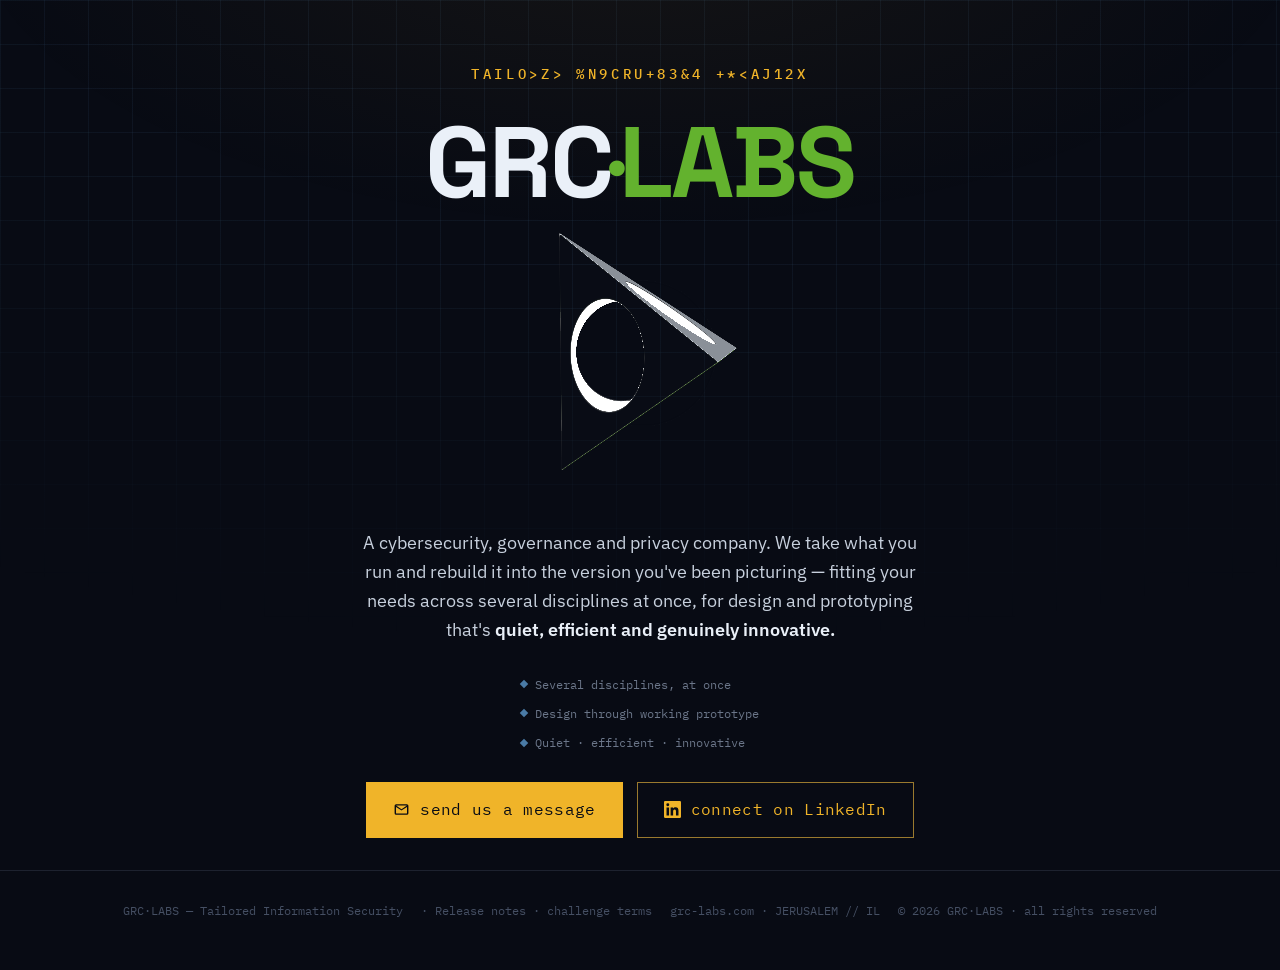
<file: index.html>
<!DOCTYPE html>
<html lang="en" dir="ltr" data-lang="en" data-theme="dark">
<head>
<meta charset="UTF-8" />
<meta name="viewport" content="width=device-width, initial-scale=1.0" />
<!-- Permalink: an already-distributed QR points at /#credentials. Keep it working forever. -->
<script>(function(){function go(){if(location.hash==='#credentials'){location.replace('/credentials/');}}go();addEventListener('hashchange',go);})();</script>
<title>GRC-Labs — Tailored Information Security</title>
<meta name="description" content="GRC-Labs — a private cybersecurity, GRC and privacy practice. CISO-grade security leadership, incident response, DPO services, secure architecture, IoT/OT, AI and applied research." />
<link rel="icon" href="favicon.ico" sizes="any" />
<link rel="icon" type="image/svg+xml" href="favicon.svg" />
<link rel="icon" type="image/png" sizes="32x32" href="assets/icons/favicon-32x32.png" />
<link rel="icon" type="image/png" sizes="16x16" href="assets/icons/favicon-16x16.png" />
<link rel="apple-touch-icon" sizes="180x180" href="assets/icons/apple-touch-icon.png" />
<link rel="manifest" href="site.webmanifest" />
<meta name="theme-color" content="#080B14" />
<link rel="preconnect" href="https://fonts.googleapis.com" />
<link rel="preconnect" href="https://fonts.gstatic.com" crossorigin />
<link href="https://fonts.googleapis.com/css2?family=Space+Grotesk:wght@400;500;600;700&family=IBM+Plex+Mono:wght@400;500;600&family=IBM+Plex+Sans:wght@400;500;600&family=IBM+Plex+Sans+Hebrew:wght@400;500;600;700&family=Frank+Ruhl+Libre:wght@500;700;900&display=swap" rel="stylesheet" />
<link rel="stylesheet" href="assets/css/styles.css?v=1.78" />
<link rel="stylesheet" href="assets/css/saver.css?v=1.78" />
</head>
<body class="card-only" data-saver="home">

  <header class="topbar">
    <div class="wrap row">
      <div class="brand"><span class="dot" aria-hidden="true"></span>GRC<span class="bmid" style="color:var(--green)">&middot;</span>LABS</div>
      <nav>
        <a href="#capabilities" data-i18n="nav.cap">Capabilities</a>
        <a href="/credentials/" data-i18n="nav.cred">Credentials</a>
        <a href="#labs" data-i18n="nav.labs">The Labs</a>
        <a href="#challenge" data-i18n="nav.ch">Challenge</a>
        <a href="#contact" data-i18n="nav.contact">Contact</a>
      </nav>
      <div class="right">
        <button class="iconbtn" id="themebtn" aria-label="Switch to light (white-hat) theme" aria-pressed="false" title="Go white-hat (light)"><span id="themeicon" aria-hidden="true"></span><span id="themelabel">GO WHITE</span></button>
        <button class="langbtn" id="langbtn" aria-label="Switch to Hebrew" lang="he">עב</button>
      </div>
    </div>
  </header>

  <!-- HERO -->
  <div class="wrap">
    <section class="hero">
      <div class="sketch sk-right sk-xl sk-hero" aria-hidden="true"></div>
      <div class="hero-inner">
        <div class="hero-copy">
          <div class="tag">
            <span class="eyebrow" data-decrypt data-i18n="hero.eyebrow">Tailored Information Security</span>
            <span class="bar"></span>
          </div>
          <h1><span data-decrypt>GRC</span><span class="lab"><span class="mid">&middot;</span><span data-decrypt>LABS</span></span><canvas id="logo" class="logo-mark" aria-label="GRC·LABS containment mark"></canvas><span class="logo-fallback" aria-hidden="true">▲</span></h1>
          <p class="sub" data-i18n="hero.sub" data-i18n-html="1">A cybersecurity, governance and privacy company. We take what you run and rebuild it into the version you've been picturing — fitting your needs across several disciplines at once, for design and prototyping that's <b>quiet, efficient and genuinely innovative.</b></p>
          <div class="meta">
            <span data-i18n="hero.m1">Several disciplines, at once</span>
            <span data-i18n="hero.m2">Design through working prototype</span>
            <span data-i18n="hero.m3">Quiet &middot; efficient &middot; innovative</span>
          </div>
          <div class="hero-cta">
            <a class="cta primary" href="https://live.grc-labs.com/contact"><svg viewBox="0 0 24 24" aria-hidden="true"><path d="M2.25 6.75A2.25 2.25 0 0 1 4.5 4.5h15a2.25 2.25 0 0 1 2.25 2.25v10.5A2.25 2.25 0 0 1 19.5 19.5h-15a2.25 2.25 0 0 1-2.25-2.25V6.75zm2.03-.3 7.72 5.15 7.72-5.15a.75.75 0 0 0-.22-.03H4.5a.75.75 0 0 0-.22.03zm15.47 1.86-7.33 4.89a.75.75 0 0 1-.84 0L4.25 8.31v8.94c0 .14.11.25.25.25h15c.14 0 .25-.11.25-.25V8.31z"/></svg><span data-i18n="contact.form">send us a message</span></a>
            <a class="cta secondary" href="https://www.linkedin.com/company/grc-labs.com" target="_blank" rel="noopener"><svg viewBox="0 0 24 24" aria-hidden="true"><path d="M20.45 20.45h-3.56v-5.57c0-1.33-.02-3.04-1.85-3.04-1.85 0-2.14 1.45-2.14 2.94v5.67H9.35V9h3.41v1.56h.05c.48-.9 1.64-1.85 3.37-1.85 3.6 0 4.27 2.37 4.27 5.45v6.29zM5.34 7.43a2.06 2.06 0 1 1 0-4.13 2.06 2.06 0 0 1 0 4.13zM7.12 20.45H3.56V9h3.56v11.45zM22.22 0H1.77C.79 0 0 .77 0 1.73v20.54C0 23.23.79 24 1.77 24h20.45c.98 0 1.78-.77 1.78-1.73V1.73C24 .77 23.2 0 22.22 0z"/></svg><span data-i18n="contact.btn">connect on LinkedIn</span></a>
          </div>
        </div>
      </div>
    </section>
  </div>

  <!-- CAPABILITIES -->
  <div class="wrap">
    <section id="capabilities">
      <div class="sketch sk-left sk-md sk-cap" aria-hidden="true"></div>
      <div class="sec-head"><span class="idx">01 //</span><h2 data-decrypt data-i18n="cap.title">Capabilities</h2></div>
      <p class="sec-intro" data-i18n="cap.intro">What we actually do. Every line below is backed by real engagements — security leadership, regulated environments, and live incidents handled under pressure.</p>
      <div class="tnote" data-i18n="cap.tnote">Tailored — every service measured to your actual risk, never a template.</div>
      <div class="grid">
        <div class="cap"><span class="code">SEC &middot; 01</span><h3 data-i18n="c1.h">Security Leadership</h3><p data-i18n="c1.p">CISO-as-a-Service: security programs, policies and annual plans built around your real risk profile, with senior ownership rather than a checklist.</p><div class="tags"><i data-i18n="c1.t1">CISO</i><i data-i18n="c1.t2">strategy</i><i data-i18n="c1.t3">governance</i></div></div>
        <div class="cap"><span class="code">GRC &middot; 02</span><h3 data-i18n="c2.h">GRC &amp; Compliance</h3><p data-i18n="c2.p">Risk management, business impact analysis and regulatory alignment. ISO 27001 / 27035 / 22301 — taken all the way to certification.</p><div class="tags"><i>ISO 27001</i><i data-i18n="c2.t2">risk</i><i data-i18n="c2.t3">audit</i></div></div>
        <div class="cap"><span class="code">IR &middot; 03</span><h3 data-i18n="c3.h">Incident Response</h3><p data-i18n="c3.p">Real-time handling of cyber incidents and crises: investigation, forensics, coordination and remediation — led personally, not delegated.</p><div class="tags"><i data-i18n="c3.t1">forensics</i><i data-i18n="c3.t2">crisis</i><i data-i18n="c3.t3">response</i></div></div>
        <div class="cap"><span class="code">DPO &middot; 04</span><h3 data-i18n="c4.h">Privacy &amp; DPO</h3><p data-i18n="c4.p">Data protection governance and DPO services under both Israeli privacy law and the GDPR, with direct experience working alongside national privacy authorities.</p><div class="tags"><i>DPO</i><i>GDPR</i><i data-i18n="c4.t3">privacy</i></div></div>
        <div class="cap"><span class="code">ARC &middot; 05</span><h3 data-i18n="c5.h">Secure Architecture</h3><p data-i18n="c5.p">Security-by-design across servers, networks and applications — bridging R&amp;D, DevOps and operations instead of bolting security on at the end.</p><div class="tags"><i data-i18n="c5.t1">design</i><i>devsecops</i><i data-i18n="c5.t3">review</i></div></div>
        <div class="cap"><span class="code">OT &middot; 06</span><h3 data-i18n="c6.h">IoT / OT / Embedded</h3><p data-i18n="c6.p">Security for connected devices, control systems and embedded platforms — from the perspective of someone who has built them, not just audited them.</p><div class="tags"><i>IoT</i><i>OT</i><i data-i18n="c6.t3">embedded</i></div></div>
        <div class="cap"><span class="code">ADV &middot; 07</span><h3 data-i18n="c7.h">Tech &amp; Digital Transformation</h3><p data-i18n="c7.p">Technology advisory grounded in a CTO background — architecture, modernization and digital transformation guided by security from day one.</p><div class="tags"><i data-i18n="c7.t1">advisory</i><i data-i18n="c7.t2">transformation</i><i>cto</i></div></div>
        <div class="cap"><span class="code">AI &middot; 08</span><h3 data-i18n="c8.h">AI, Securely</h3><p data-i18n="c8.p">Bringing AI into the organization without opening new attack surface — applied use, governance and the risks most teams discover too late.</p><div class="tags"><i>ai</i><i data-i18n="c8.t2">governance</i><i data-i18n="c8.t3">risk</i></div></div>
        <div class="cap"><span class="code">TLK &middot; 09</span><h3 data-i18n="c9.h">Talks &amp; Lectures</h3><p data-i18n="c9.p">Speaking on cybersecurity, risk and the reality of the CISO seat — for teams, leadership and professional audiences. Technical when it needs to be.</p><div class="tags"><i data-i18n="c9.t1">speaking</i><i data-i18n="c9.t2">training</i><i data-i18n="c9.t3">workshops</i></div></div>
      </div>
    </section>
  </div>

  <!-- LABS -->
  <div class="wrap">
    <section id="labs">
      <div class="sketch sk-left sk-lg sk-labs" aria-hidden="true"></div>
      <div class="sec-head"><span class="idx">02 //</span><h2 data-decrypt data-i18n="labs.title">The Labs</h2></div>
      <div class="tnote" data-i18n="labs.tnote">Tailored — each one built for a specific problem, not pulled off a shelf.</div>
      <div class="labs">
        <span class="stamp" data-i18n="labs.stamp">RESTRICTED</span>
        <h2 data-i18n="labs.h">We don't only advise. We build.</h2>
        <p data-i18n="labs.p">Applied research — tools and systems we develop for the security, automation and connected-device problems we keep running into.</p>
        <div class="rnd">
          <div class="rnd-tag">// REORGANIZING</div>
          <div class="rnd-bars" aria-hidden="true"><span></span><span></span><span></span><span></span><span></span></div>
          <div class="rnd-note" data-i18n="labs.soon">The lab files are being reorganized — new work coming soon.</div>
        </div>
      </div>
    </section>
  </div>

  <!-- CHALLENGE -->
  <div class="wrap">
    <section id="challenge">
      <div class="sketch sk-right sk-md sk-chal" aria-hidden="true"></div>
      <div class="sec-head"><span class="idx">03 //</span><h2 data-decrypt data-i18n="ch.title">The Challenge</h2></div>
      <div class="challenge">
        <div class="ico">// ACCESS_CHALLENGE</div>
        <h2 data-i18n="ch.h">For those who like to look closer.</h2>
        <p data-i18n="ch.p">A series of cyber puzzles is on the way — for the curious, the stubborn, and anyone who reads the things most people scroll past.</p>
        <p class="ch-status" data-i18n="ch.status">// STATUS: DELAYED — still cooking. Taking longer than planned: several tracks in the build, and a registration gate on the way in. Worth the wait.</p>
        <div class="cipher" id="cipher" role="text" aria-label="Encoded challenge string">[base64]</div>
        <div class="hint" data-i18n="ch.hint">// first one's free — what's it hiding?</div>
        <div class="ch-terms"><span data-i18n="ch.terms">By entering you accept the</span> <a href="/terms/" data-i18n="ch.terms.link">terms &amp; conditions</a>.<span class="ch-copy" data-i18n="ch.copy">© 2026 GRC·LABS — our challenge, all rights reserved.</span></div>
      </div>
    </section>
  </div>

  <!-- CONTACT -->
  <div class="wrap">
    <section id="contact" class="contact">
      <div class="sketch sk-left sk-sm sk-cont" aria-hidden="true"></div>
      <div class="box">
        <span class="cbr tl" aria-hidden="true"></span><span class="cbr tr" aria-hidden="true"></span><span class="cbr bl" aria-hidden="true"></span><span class="cbr br" aria-hidden="true"></span>
        <span class="eyebrow" data-i18n="contact.eyebrow">Establish contact</span>
        <h2 data-i18n="contact.h">We tailor security to fit.</h2>
        <span class="contact-rule" aria-hidden="true"></span>
        <p data-i18n="contact.p">Great technology and sharp cyber, measured to your needs and cut to fit your organization — never off-the-rack. We take on a small number of clients at a time; tell us what you're protecting.</p>
        <div class="actions">
          <a class="handle" href="https://www.linkedin.com/company/grc-labs.com" target="_blank" rel="noopener"><svg viewBox="0 0 24 24" aria-hidden="true"><path d="M20.45 20.45h-3.56v-5.57c0-1.33-.02-3.04-1.85-3.04-1.85 0-2.14 1.45-2.14 2.94v5.67H9.35V9h3.41v1.56h.05c.48-.9 1.64-1.85 3.37-1.85 3.6 0 4.27 2.37 4.27 5.45v6.29zM5.34 7.43a2.06 2.06 0 1 1 0-4.13 2.06 2.06 0 0 1 0 4.13zM7.12 20.45H3.56V9h3.56v11.45zM22.22 0H1.77C.79 0 0 .77 0 1.73v20.54C0 23.23.79 24 1.77 24h20.45c.98 0 1.78-.77 1.78-1.73V1.73C24 .77 23.2 0 22.22 0z"/></svg><span data-i18n="contact.btn">connect on LinkedIn</span></a>
          <a class="handle" href="https://live.grc-labs.com/contact"><svg viewBox="0 0 24 24" aria-hidden="true"><path d="M2.25 6.75A2.25 2.25 0 0 1 4.5 4.5h15a2.25 2.25 0 0 1 2.25 2.25v10.5A2.25 2.25 0 0 1 19.5 19.5h-15a2.25 2.25 0 0 1-2.25-2.25V6.75zm2.03-.3 7.72 5.15 7.72-5.15a.75.75 0 0 0-.22-.03H4.5a.75.75 0 0 0-.22.03zm15.47 1.86-7.33 4.89a.75.75 0 0 1-.84 0L4.25 8.31v8.94c0 .14.11.25.25.25h15c.14 0 .25-.11.25-.25V8.31z"/></svg><span data-i18n="contact.form">send us a message</span></a>
        </div>
        <div class="careers" data-i18n="contact.careers">// the team is growing — talented people, watch this space.</div>
        <div class="who-block">
          <div class="portrait">
            <span class="bracket tl" aria-hidden="true"></span><span class="bracket tr" aria-hidden="true"></span><span class="bracket bl" aria-hidden="true"></span><span class="bracket br" aria-hidden="true"></span>
            <div class="pic">
              <img class="darkimg" src="assets/img/portrait-dark.jpg" alt="Portrait illustration of Yaniv Dadon" loading="lazy" />
              <img class="lightimg" src="assets/img/portrait-light.jpg" alt="Portrait illustration of Yaniv Dadon" loading="lazy" />
            </div>
            <div class="ptag"><span>SUBJECT // Y.DADON</span><span>CEO</span></div>
          </div>
        </div>
      </div>
    </section>
  </div>

  <footer>
    <div class="wrap row">
      <span class="frow" data-i18n="foot.l">GRC&middot;LABS — Tailored Information Security</span>
      <span class="frow"><a id="credentials" href="/credentials/" data-i18n="foot.creds">Credentials</a> &middot; <a href="/changelog/" data-i18n="foot.rel">Release notes</a> &middot; <a href="/terms/" data-i18n="foot.terms">challenge terms</a></span>
      <span class="frow"><a href="https://www.grc-labs.com/">grc-labs.com</a> &middot; JERUSALEM // IL</span>
      <span class="frow" data-i18n="foot.copy">&copy; 2026 GRC&middot;LABS &middot; all rights reserved</span>
    </div>
  </footer>

<script src="assets/js/i18n.js?v=1.78"></script>
<script src="assets/js/theme.js?v=1.78"></script>
<script src="assets/js/decrypt.js?v=1.78"></script>
<script src="assets/js/logo.js?v=1.78" defer></script>
<!-- site-v1.76 — the screensaver of earth.grc-labs.com (the old one moved to /yaniv/) -->
<canvas id="saver" class="saver" aria-hidden="true" hidden data-art="/assets/saver/saver-art.json" data-version="site-v1.78" data-words="off"></canvas>
<script src="assets/saver/grc-mark.js?v=1.78" defer></script>
<script src="assets/saver/earth-saver.js?v=1.78" defer></script>
</body>
</html>
</file>
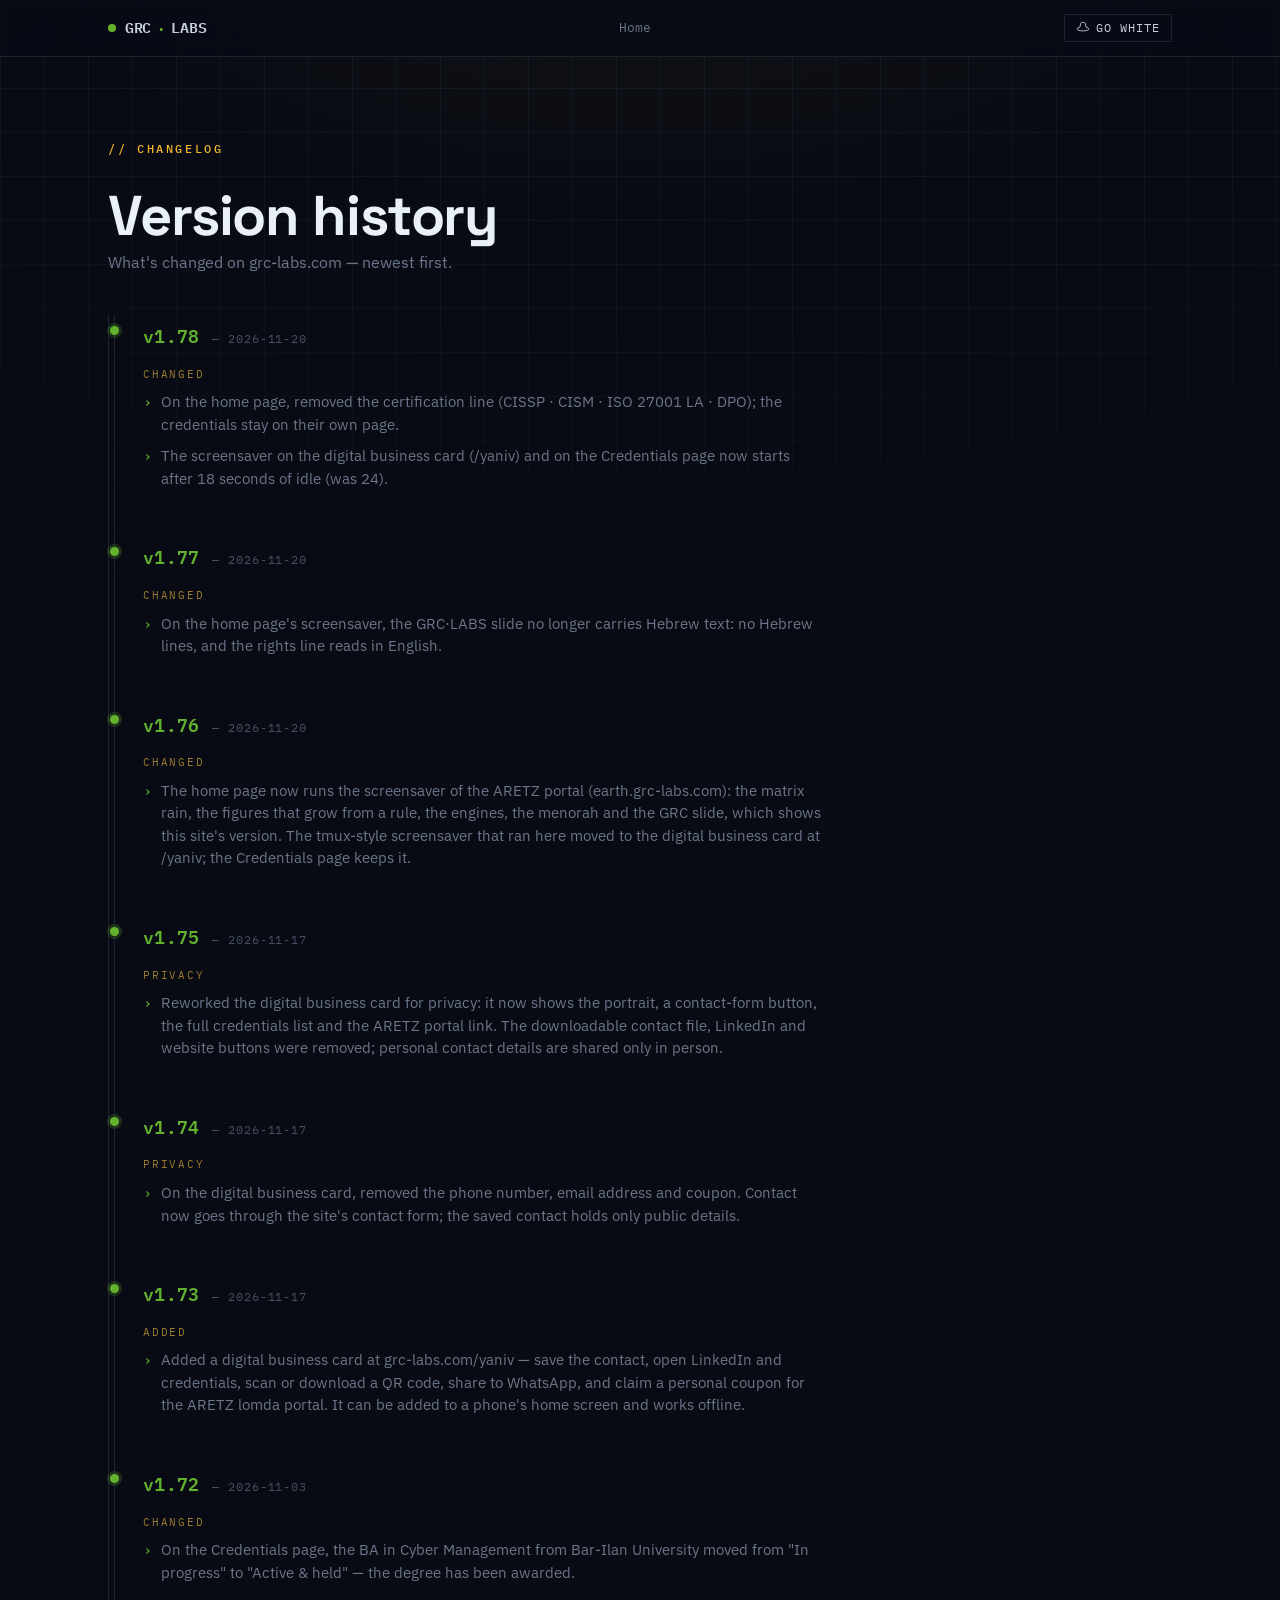
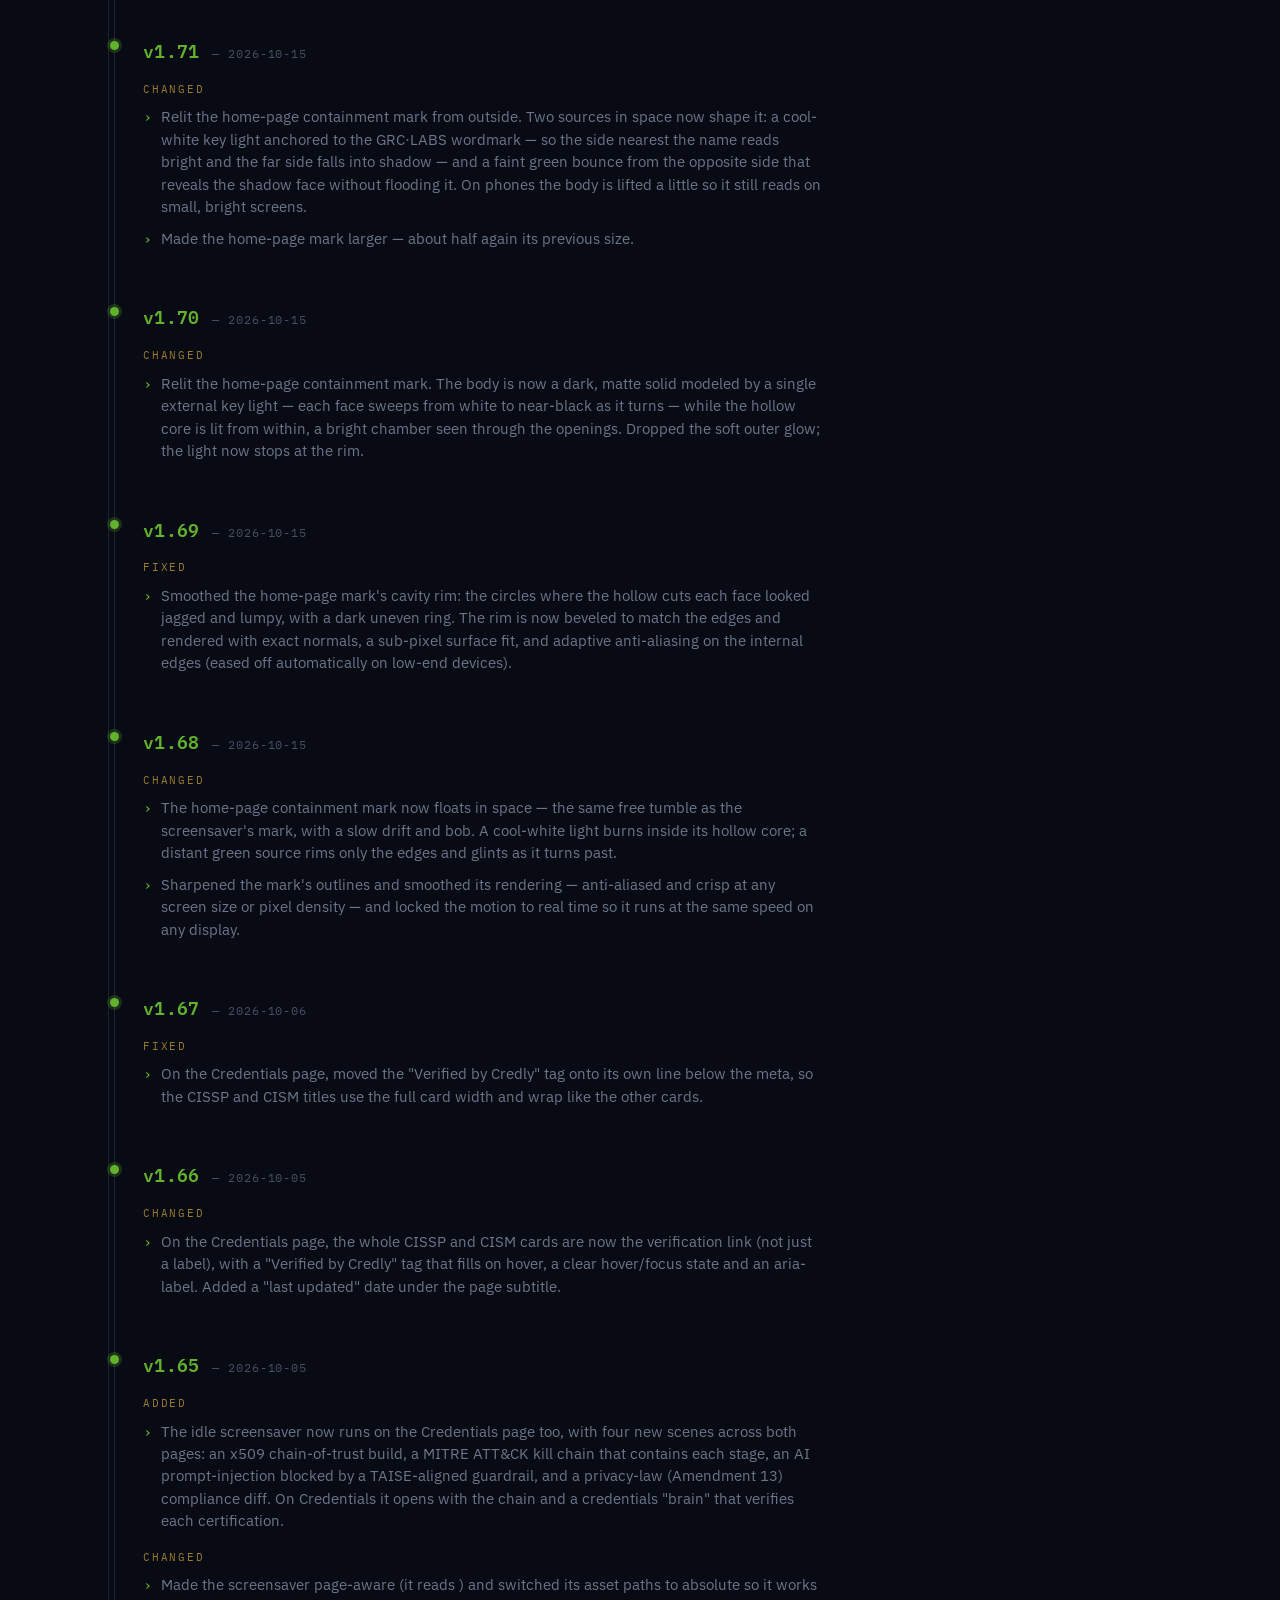
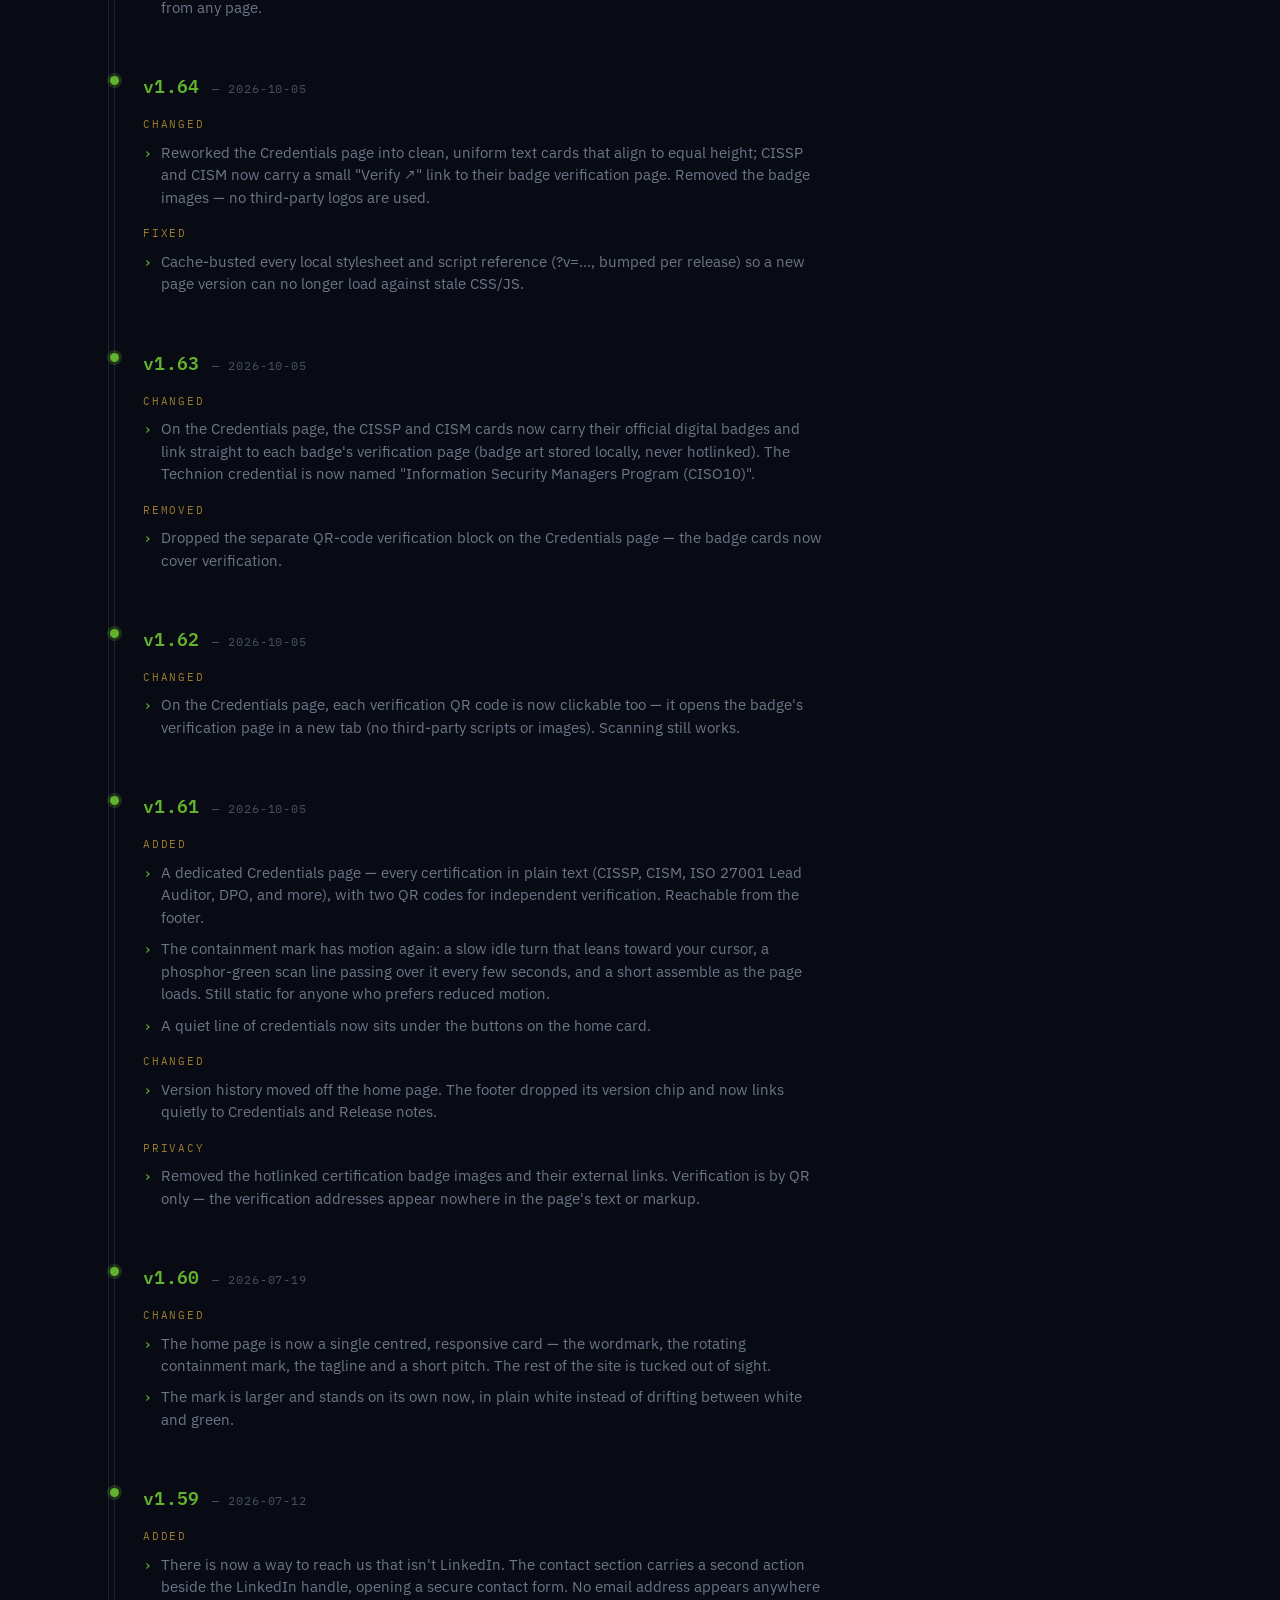
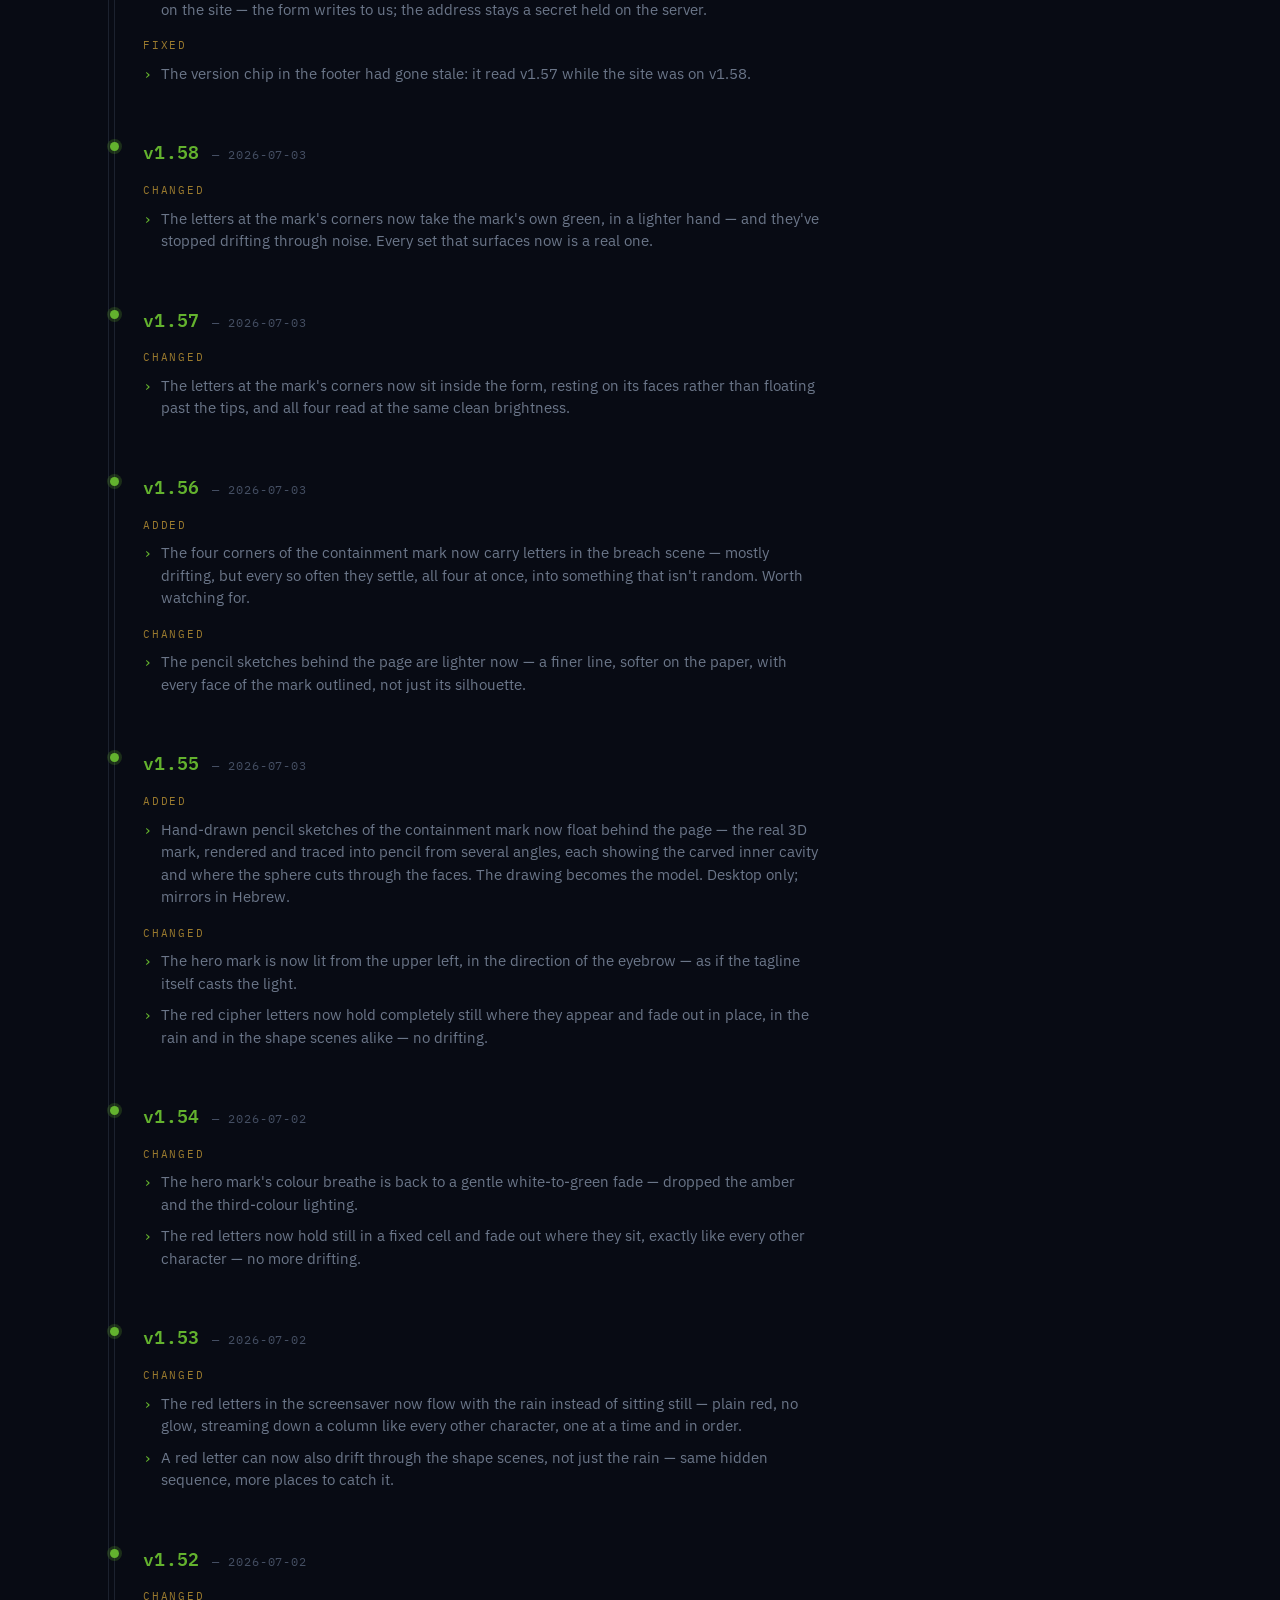
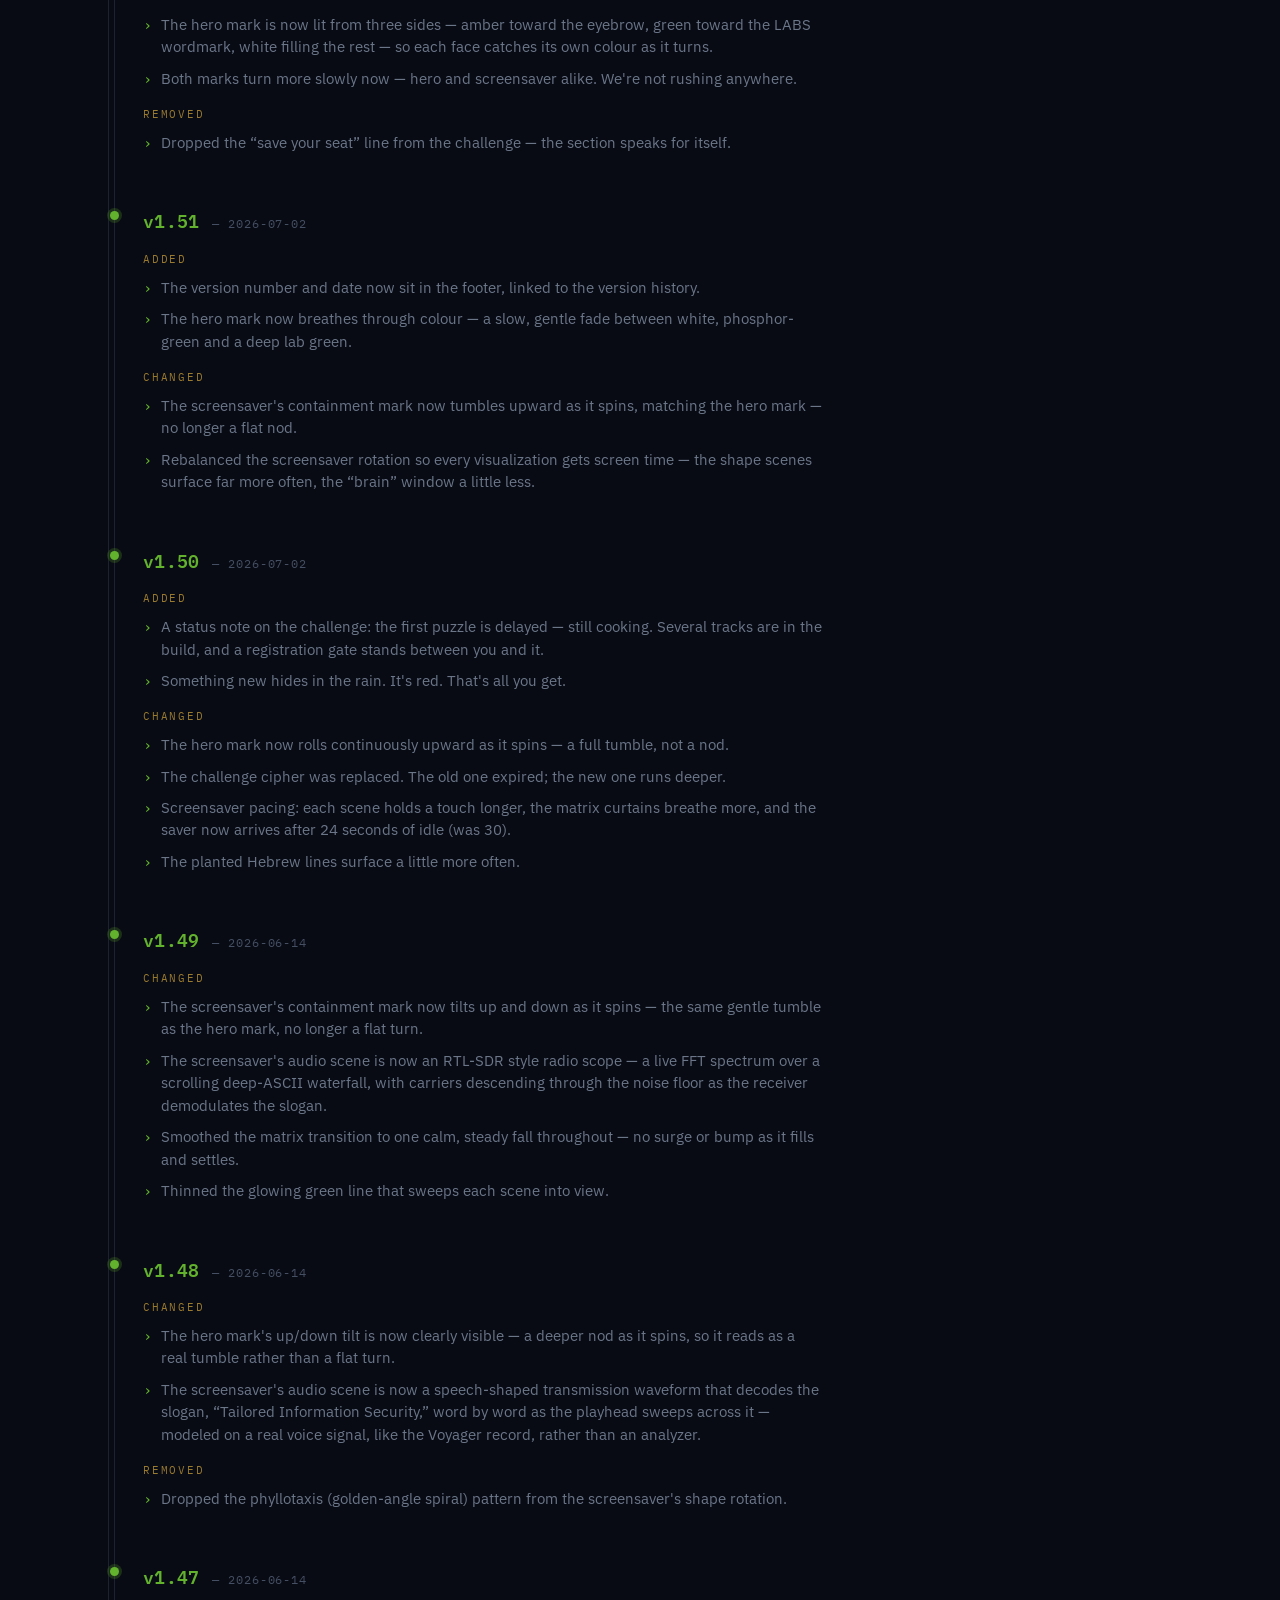
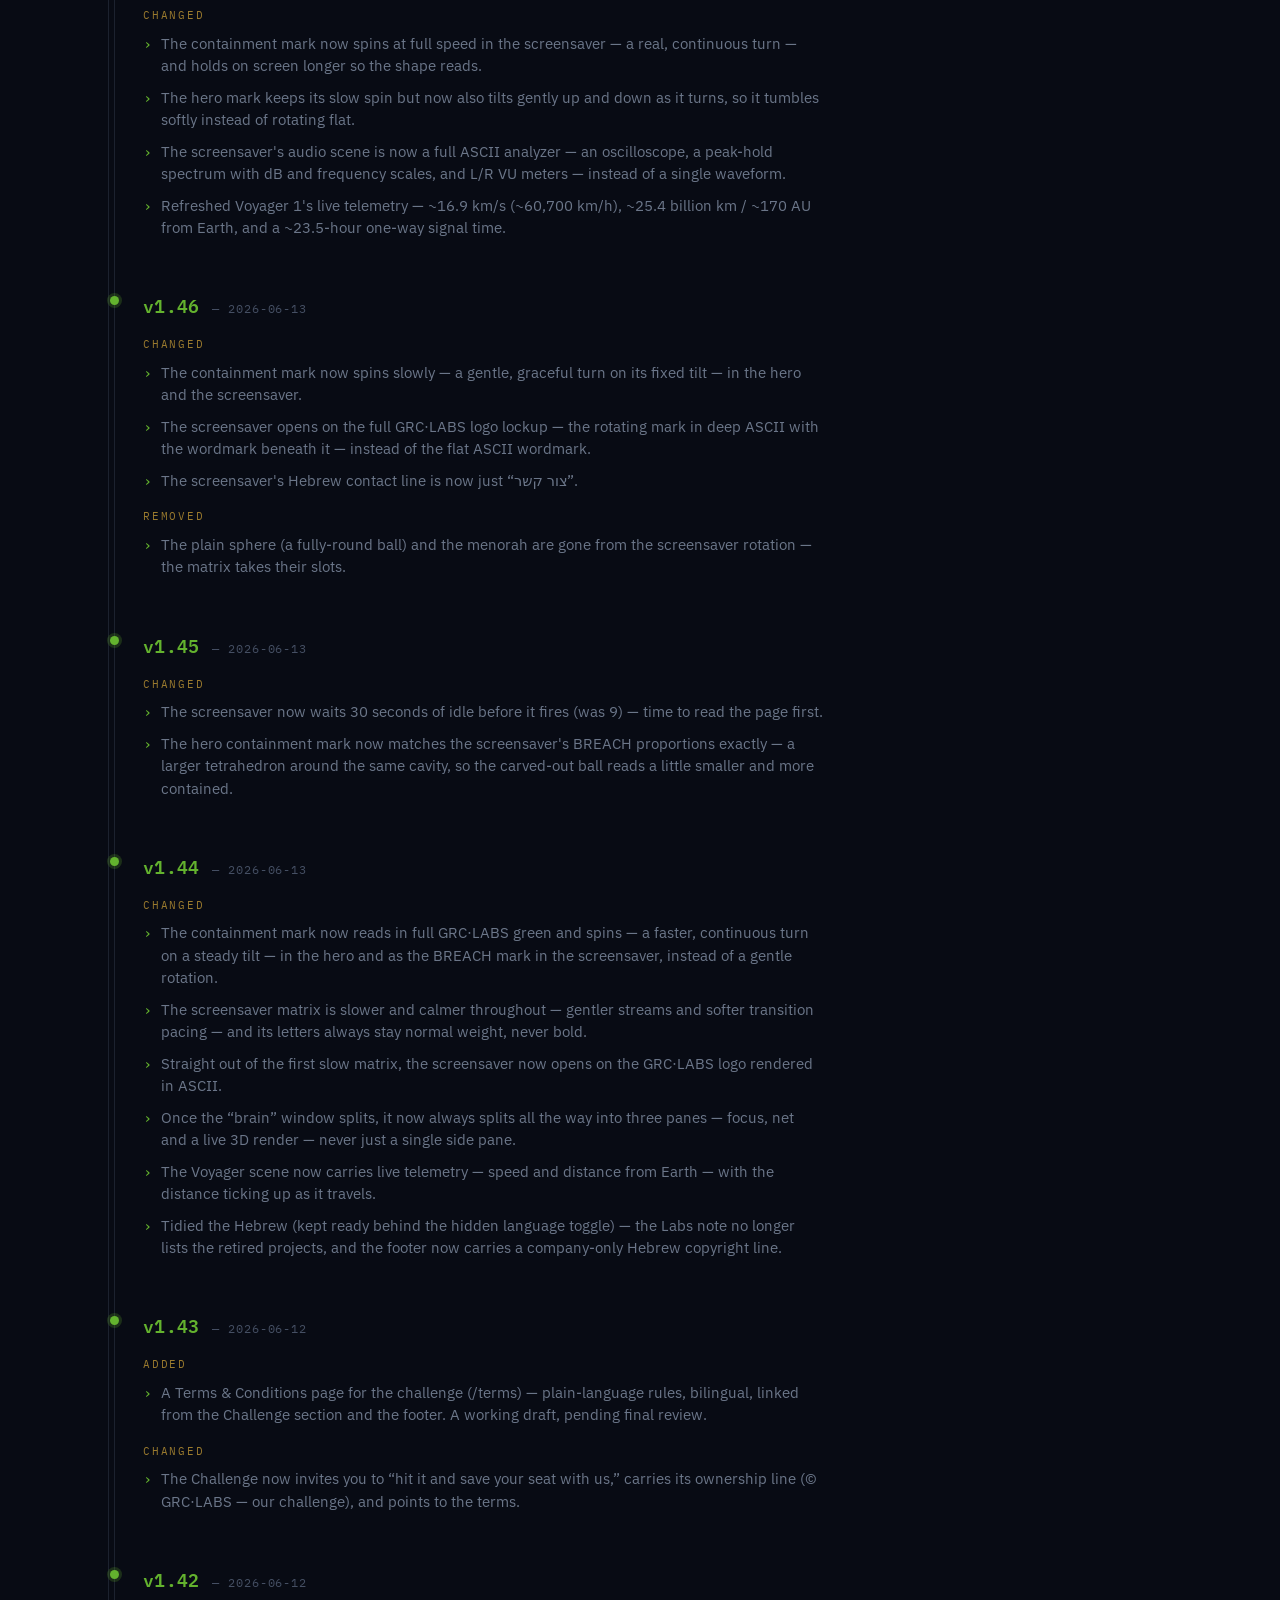
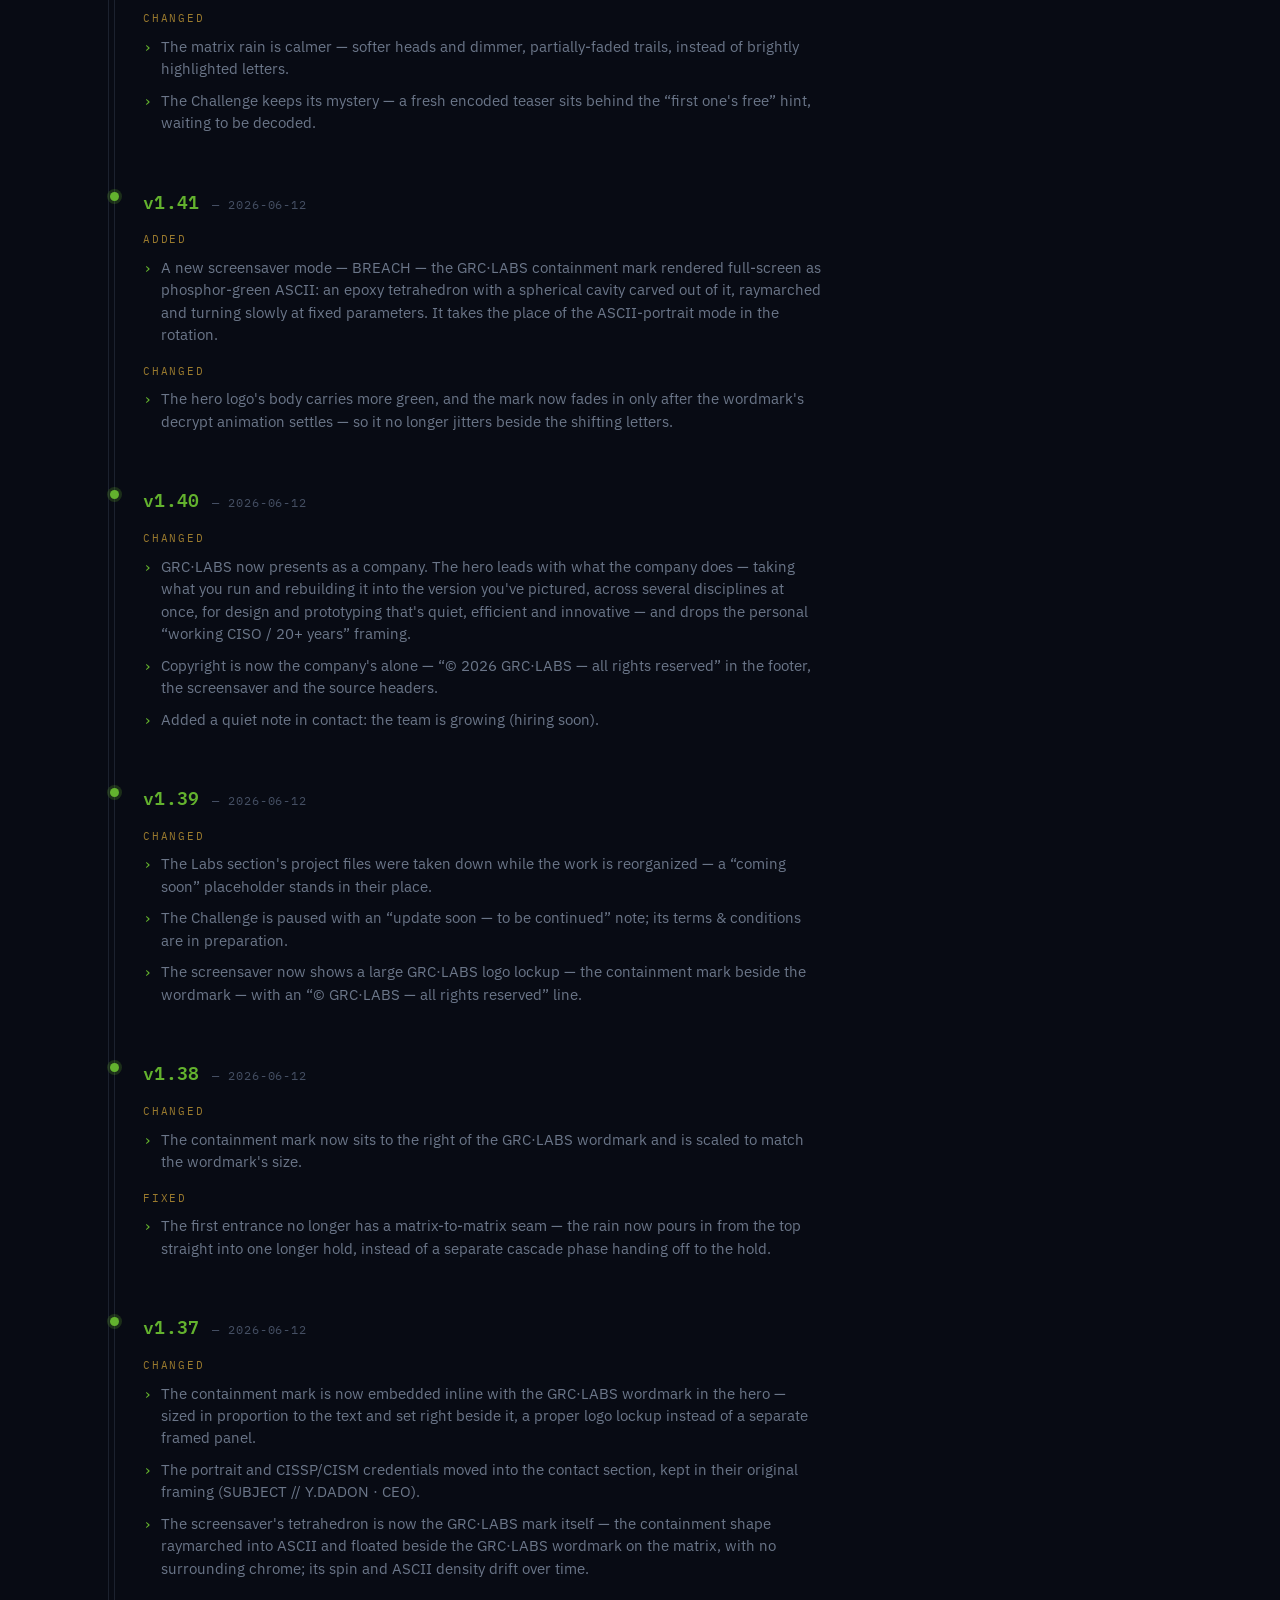
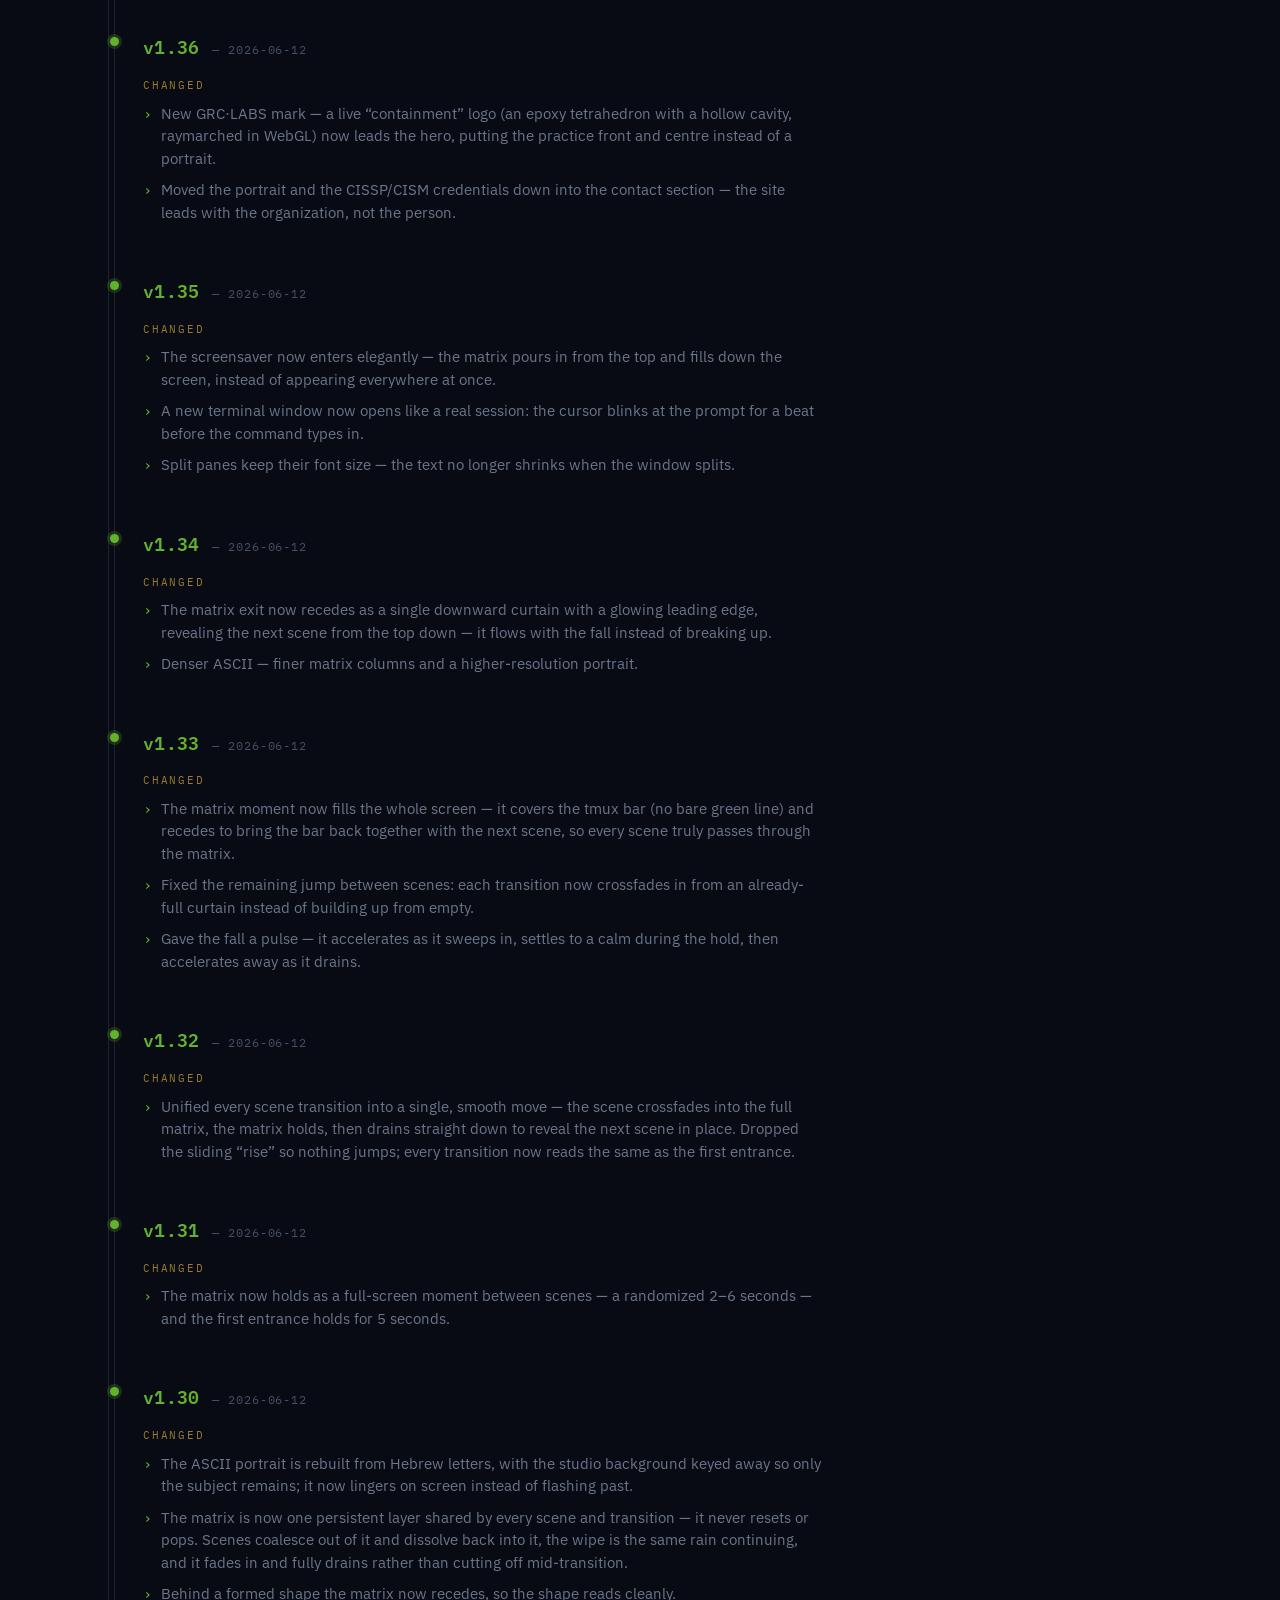
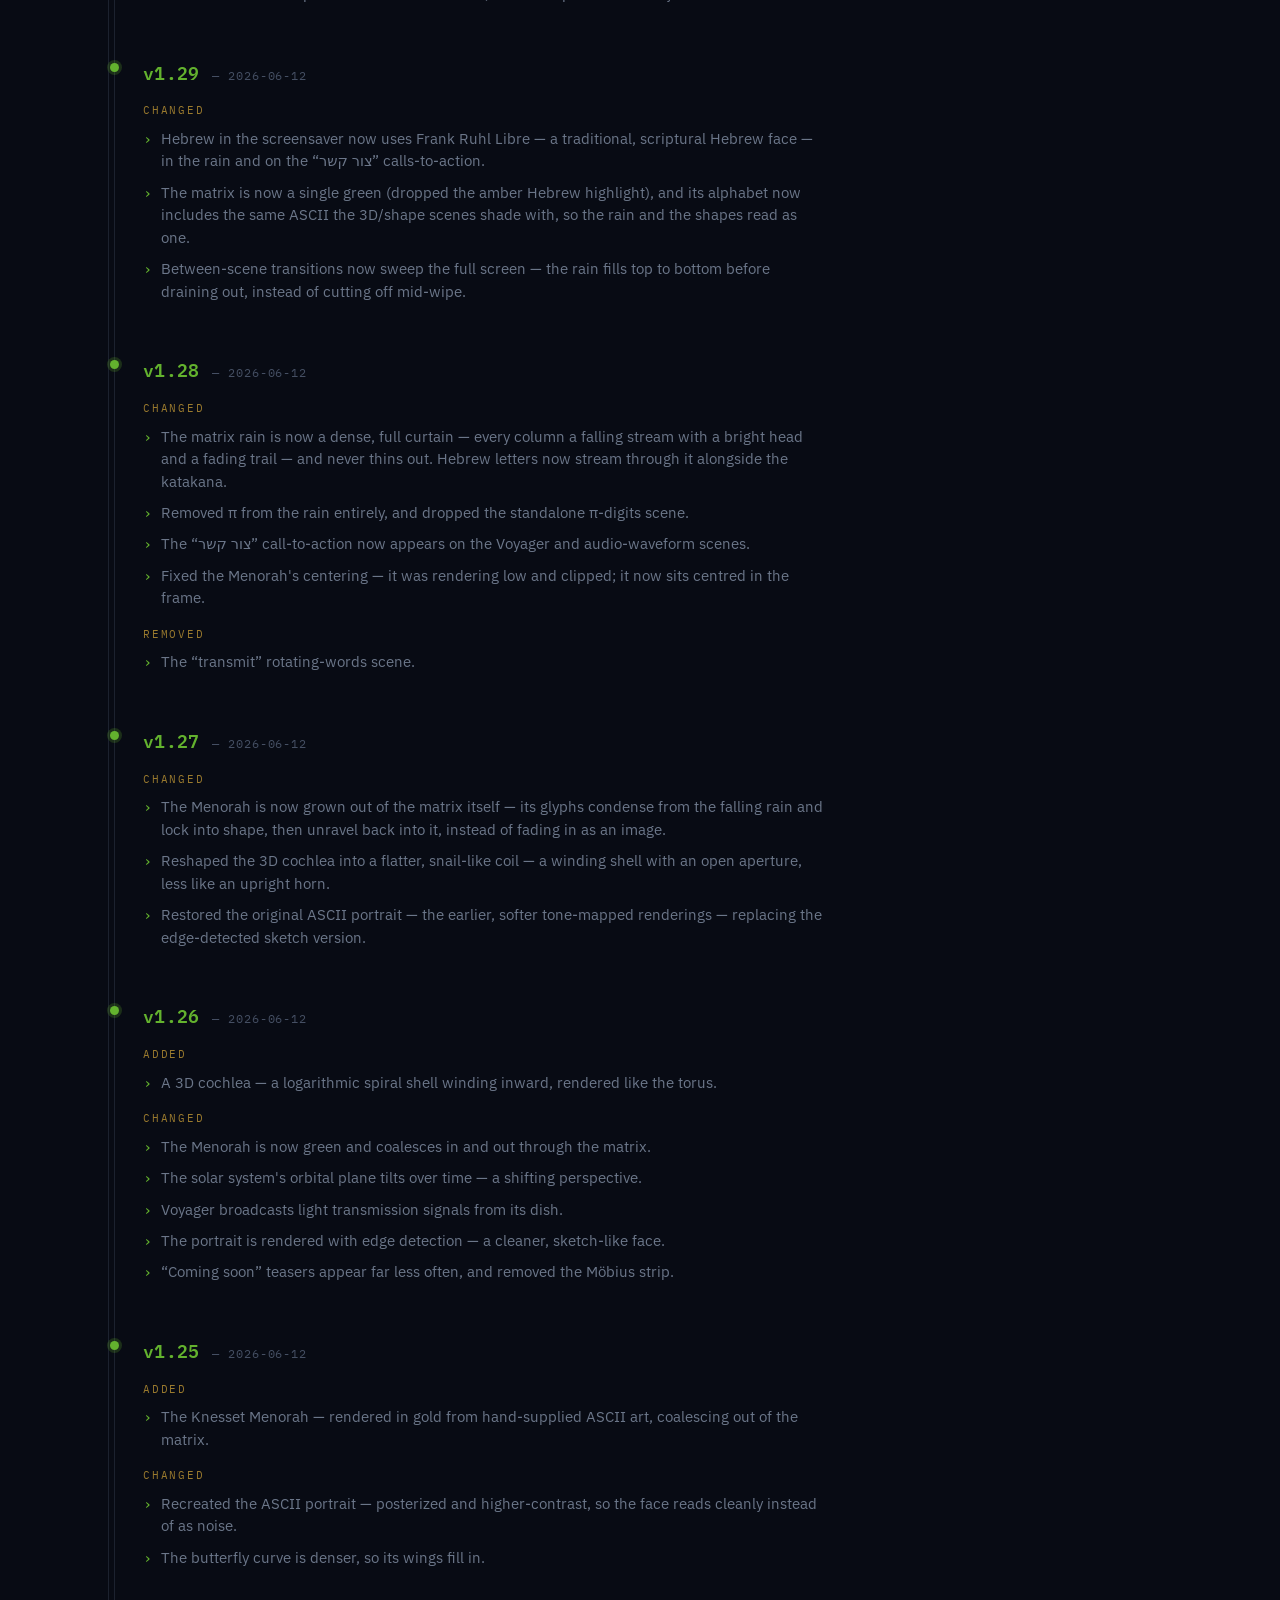
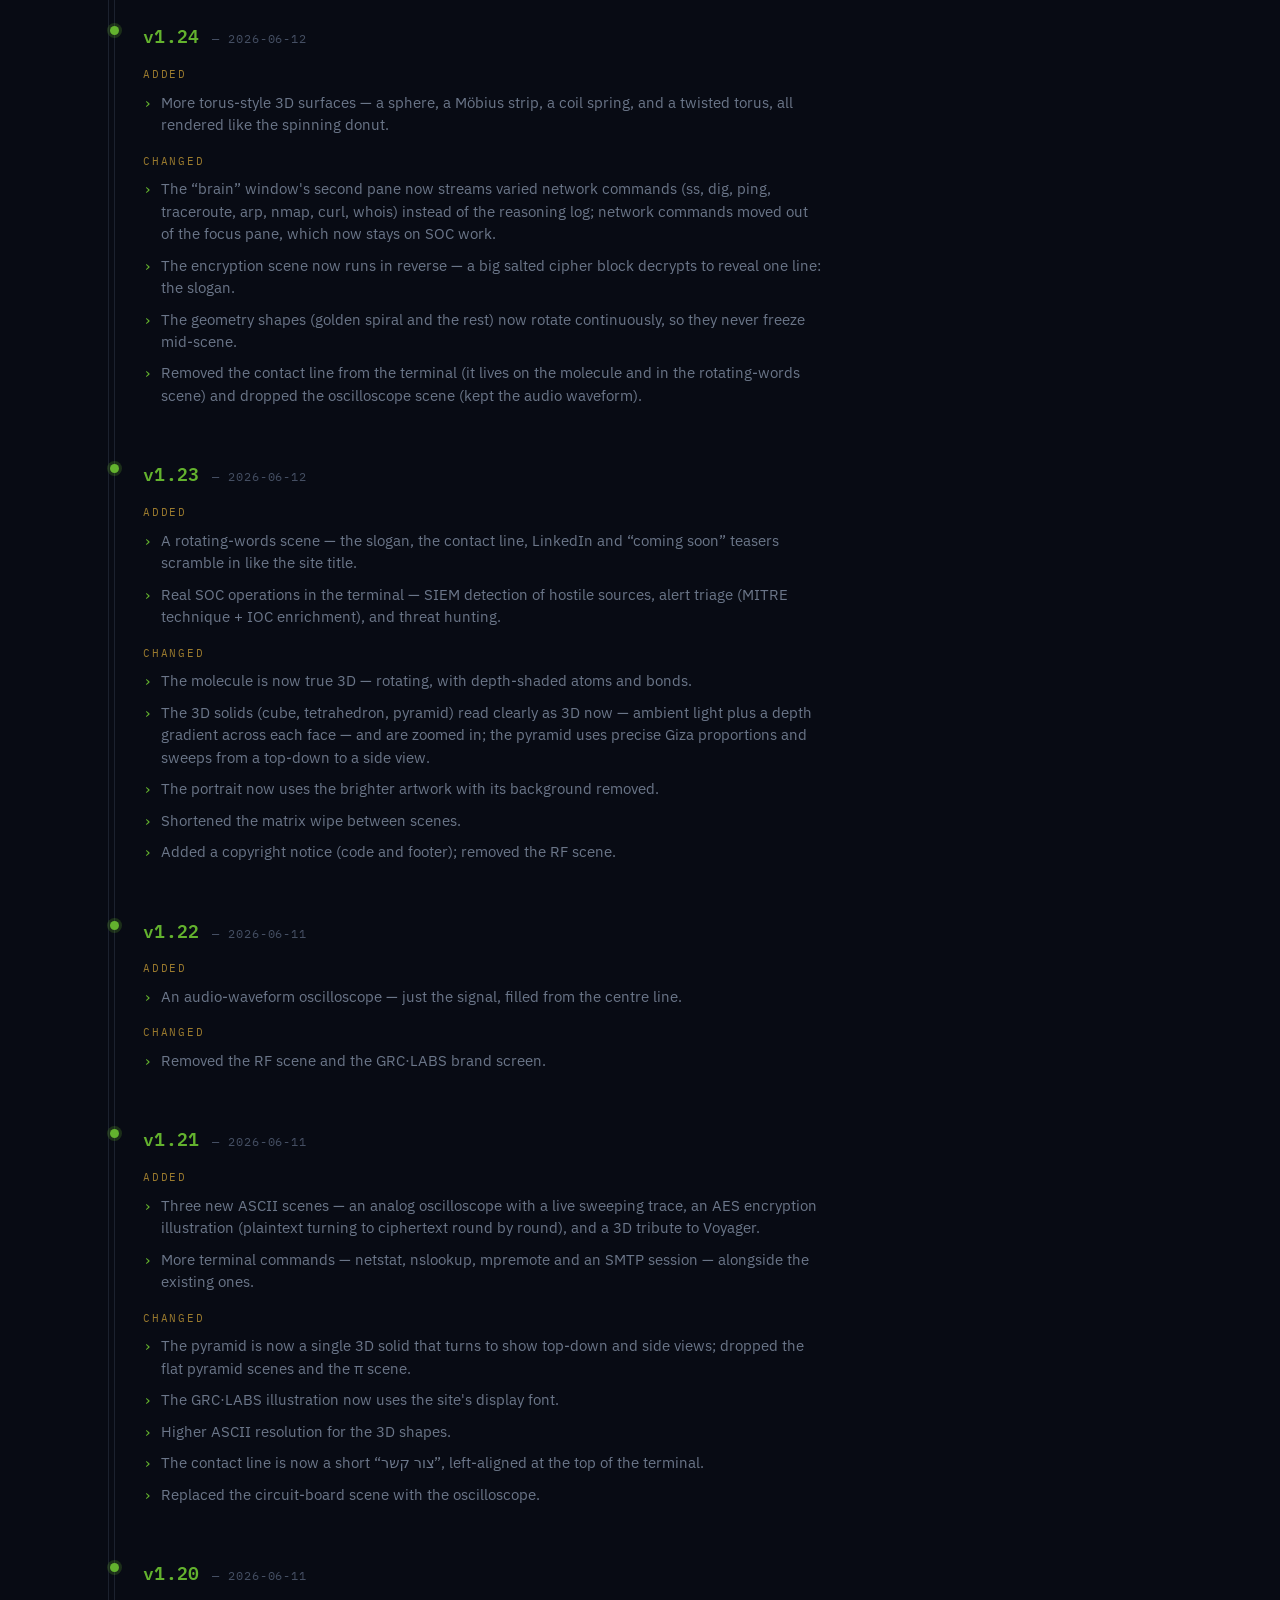
<file: changelog/index.html>
<!DOCTYPE html>
<html lang="en" dir="ltr" data-lang="en" data-theme="dark">
<head>
<meta charset="UTF-8" />
<meta name="viewport" content="width=device-width, initial-scale=1.0" />
<title>Version history — GRC-Labs</title>
<meta name="description" content="GRC-Labs version history — what's changed on grc-labs.com, newest first." />
<link rel="icon" href="/favicon.ico" sizes="any" />
<link rel="icon" type="image/svg+xml" href="/favicon.svg" />
<link rel="icon" type="image/png" sizes="32x32" href="/assets/icons/favicon-32x32.png" />
<link rel="icon" type="image/png" sizes="16x16" href="/assets/icons/favicon-16x16.png" />
<link rel="apple-touch-icon" sizes="180x180" href="/assets/icons/apple-touch-icon.png" />
<link rel="manifest" href="/site.webmanifest" />
<meta name="theme-color" content="#080B14" />
<link rel="preconnect" href="https://fonts.googleapis.com" />
<link rel="preconnect" href="https://fonts.gstatic.com" crossorigin />
<link href="https://fonts.googleapis.com/css2?family=Space+Grotesk:wght@400;500;600;700&family=IBM+Plex+Mono:wght@400;500;600&family=IBM+Plex+Sans:wght@400;500;600&family=IBM+Plex+Sans+Hebrew:wght@400;500;600;700&display=swap" rel="stylesheet" />
<link rel="stylesheet" href="/assets/css/styles.css?v=1.78" />
</head>
<body>

  <header class="topbar">
    <div class="wrap row">
      <a class="brand" href="/"><span class="dot" aria-hidden="true"></span>GRC<span class="bmid" style="color:var(--green)">&middot;</span>LABS</a>
      <nav>
        <a href="/" data-i18n="cl.nav.home">Home</a>
      </nav>
      <div class="right">
        <button class="iconbtn" id="themebtn" aria-label="Switch to light (white-hat) theme" aria-pressed="false" title="Go white-hat (light)"><span id="themeicon" aria-hidden="true"></span><span id="themelabel">GO WHITE</span></button>
        <button class="langbtn" id="langbtn" aria-label="Switch to Hebrew" lang="he">עב</button>
      </div>
    </div>
  </header>

  <div class="wrap">
    <section class="cl">
      <span class="eyebrow" data-i18n="cl.eyebrow">// CHANGELOG</span>
      <h1 class="cl-h" data-decrypt data-i18n="cl.title">Version history</h1>
      <p class="sec-intro" data-i18n="cl.intro">What's changed on grc-labs.com — newest first.</p>

      <div class="cl-time">
        <!-- v1.78 -->
        <div class="cl-release">
          <div class="cl-relhead"><span class="cl-ver" data-decrypt>v1.78</span><span class="cl-date">— 2026-11-20</span></div>
          <div class="cl-group">
            <div class="cl-cat" data-i18n="cl.changed">Changed</div>
            <ul class="cl-list">
              <li data-i18n="cl.v178.c1">On the home page, removed the certification line (CISSP · CISM · ISO 27001 LA · DPO); the credentials stay on their own page.</li>
              <li data-i18n="cl.v178.c2">The screensaver on the digital business card (/yaniv) and on the Credentials page now starts after 18 seconds of idle (was 24).</li>
            </ul>
          </div>
        </div>

        <!-- v1.77 -->
        <div class="cl-release">
          <div class="cl-relhead"><span class="cl-ver" data-decrypt>v1.77</span><span class="cl-date">— 2026-11-20</span></div>
          <div class="cl-group">
            <div class="cl-cat" data-i18n="cl.changed">Changed</div>
            <ul class="cl-list">
              <li data-i18n="cl.v177.c1">On the home page's screensaver, the GRC·LABS slide no longer carries Hebrew text: no Hebrew lines, and the rights line reads in English.</li>
            </ul>
          </div>
        </div>

        <!-- v1.76 -->
        <div class="cl-release">
          <div class="cl-relhead"><span class="cl-ver" data-decrypt>v1.76</span><span class="cl-date">— 2026-11-20</span></div>
          <div class="cl-group">
            <div class="cl-cat" data-i18n="cl.changed">Changed</div>
            <ul class="cl-list">
              <li data-i18n="cl.v176.c1">The home page now runs the screensaver of the ARETZ portal (earth.grc-labs.com): the matrix rain, the figures that grow from a rule, the engines, the menorah and the GRC slide, which shows this site's version. The tmux-style screensaver that ran here moved to the digital business card at /yaniv; the Credentials page keeps it.</li>
            </ul>
          </div>
        </div>

        <!-- v1.75 -->
        <div class="cl-release">
          <div class="cl-relhead"><span class="cl-ver" data-decrypt>v1.75</span><span class="cl-date">— 2026-11-17</span></div>
          <div class="cl-group">
            <div class="cl-cat" data-i18n="cl.privacy">Privacy</div>
            <ul class="cl-list">
              <li data-i18n="cl.v175.c1">Reworked the digital business card for privacy: it now shows the portrait, a contact-form button, the full credentials list and the ARETZ portal link. The downloadable contact file, LinkedIn and website buttons were removed; personal contact details are shared only in person.</li>
            </ul>
          </div>
        </div>

        <!-- v1.74 -->
        <div class="cl-release">
          <div class="cl-relhead"><span class="cl-ver" data-decrypt>v1.74</span><span class="cl-date">— 2026-11-17</span></div>
          <div class="cl-group">
            <div class="cl-cat" data-i18n="cl.privacy">Privacy</div>
            <ul class="cl-list">
              <li data-i18n="cl.v174.c1">On the digital business card, removed the phone number, email address and coupon. Contact now goes through the site's contact form; the saved contact holds only public details.</li>
            </ul>
          </div>
        </div>

        <!-- v1.73 -->
        <div class="cl-release">
          <div class="cl-relhead"><span class="cl-ver" data-decrypt>v1.73</span><span class="cl-date">— 2026-11-17</span></div>
          <div class="cl-group">
            <div class="cl-cat" data-i18n="cl.added">Added</div>
            <ul class="cl-list">
              <li data-i18n="cl.v173.c1">Added a digital business card at grc-labs.com/yaniv — save the contact, open LinkedIn and credentials, scan or download a QR code, share to WhatsApp, and claim a personal coupon for the ARETZ lomda portal. It can be added to a phone's home screen and works offline.</li>
            </ul>
          </div>
        </div>

        <!-- v1.72 -->
        <div class="cl-release">
          <div class="cl-relhead"><span class="cl-ver" data-decrypt>v1.72</span><span class="cl-date">— 2026-11-03</span></div>
          <div class="cl-group">
            <div class="cl-cat" data-i18n="cl.changed">Changed</div>
            <ul class="cl-list">
              <li data-i18n="cl.v172.c1">On the Credentials page, the BA in Cyber Management from Bar-Ilan University moved from "In progress" to "Active &amp; held" — the degree has been awarded.</li>
            </ul>
          </div>
        </div>

        <!-- v1.71 -->
        <div class="cl-release">
          <div class="cl-relhead"><span class="cl-ver" data-decrypt>v1.71</span><span class="cl-date">— 2026-10-15</span></div>
          <div class="cl-group">
            <div class="cl-cat" data-i18n="cl.changed">Changed</div>
            <ul class="cl-list">
              <li data-i18n="cl.v171.c1">Relit the home-page containment mark from outside. Two sources in space now shape it: a cool-white key light anchored to the GRC·LABS wordmark — so the side nearest the name reads bright and the far side falls into shadow — and a faint green bounce from the opposite side that reveals the shadow face without flooding it. On phones the body is lifted a little so it still reads on small, bright screens.</li>
              <li data-i18n="cl.v171.c2">Made the home-page mark larger — about half again its previous size.</li>
            </ul>
          </div>
        </div>

        <!-- v1.70 -->
        <div class="cl-release">
          <div class="cl-relhead"><span class="cl-ver" data-decrypt>v1.70</span><span class="cl-date">— 2026-10-15</span></div>
          <div class="cl-group">
            <div class="cl-cat" data-i18n="cl.changed">Changed</div>
            <ul class="cl-list">
              <li data-i18n="cl.v170.c1">Relit the home-page containment mark. The body is now a dark, matte solid modeled by a single external key light — each face sweeps from white to near-black as it turns — while the hollow core is lit from within, a bright chamber seen through the openings. Dropped the soft outer glow; the light now stops at the rim.</li>
            </ul>
          </div>
        </div>

        <!-- v1.69 -->
        <div class="cl-release">
          <div class="cl-relhead"><span class="cl-ver" data-decrypt>v1.69</span><span class="cl-date">— 2026-10-15</span></div>
          <div class="cl-group">
            <div class="cl-cat" data-i18n="cl.fixed">Fixed</div>
            <ul class="cl-list">
              <li data-i18n="cl.v169.f1">Smoothed the home-page mark's cavity rim: the circles where the hollow cuts each face looked jagged and lumpy, with a dark uneven ring. The rim is now beveled to match the edges and rendered with exact normals, a sub-pixel surface fit, and adaptive anti-aliasing on the internal edges (eased off automatically on low-end devices).</li>
            </ul>
          </div>
        </div>

        <!-- v1.68 -->
        <div class="cl-release">
          <div class="cl-relhead"><span class="cl-ver" data-decrypt>v1.68</span><span class="cl-date">— 2026-10-15</span></div>
          <div class="cl-group">
            <div class="cl-cat" data-i18n="cl.changed">Changed</div>
            <ul class="cl-list">
              <li data-i18n="cl.v168.c1">The home-page containment mark now floats in space — the same free tumble as the screensaver's mark, with a slow drift and bob. A cool-white light burns inside its hollow core; a distant green source rims only the edges and glints as it turns past.</li>
              <li data-i18n="cl.v168.c2">Sharpened the mark's outlines and smoothed its rendering — anti-aliased and crisp at any screen size or pixel density — and locked the motion to real time so it runs at the same speed on any display.</li>
            </ul>
          </div>
        </div>

        <!-- v1.67 -->
        <div class="cl-release">
          <div class="cl-relhead"><span class="cl-ver" data-decrypt>v1.67</span><span class="cl-date">— 2026-10-06</span></div>
          <div class="cl-group">
            <div class="cl-cat" data-i18n="cl.fixed">Fixed</div>
            <ul class="cl-list">
              <li data-i18n="cl.v167.f1">On the Credentials page, moved the "Verified by Credly" tag onto its own line below the meta, so the CISSP and CISM titles use the full card width and wrap like the other cards.</li>
            </ul>
          </div>
        </div>

        <!-- v1.66 -->
        <div class="cl-release">
          <div class="cl-relhead"><span class="cl-ver" data-decrypt>v1.66</span><span class="cl-date">— 2026-10-05</span></div>
          <div class="cl-group">
            <div class="cl-cat" data-i18n="cl.changed">Changed</div>
            <ul class="cl-list">
              <li data-i18n="cl.v166.c1">On the Credentials page, the whole CISSP and CISM cards are now the verification link (not just a label), with a "Verified by Credly" tag that fills on hover, a clear hover/focus state and an aria-label. Added a "last updated" date under the page subtitle.</li>
            </ul>
          </div>
        </div>

        <!-- v1.65 -->
        <div class="cl-release">
          <div class="cl-relhead"><span class="cl-ver" data-decrypt>v1.65</span><span class="cl-date">— 2026-10-05</span></div>
          <div class="cl-group">
            <div class="cl-cat" data-i18n="cl.added">Added</div>
            <ul class="cl-list">
              <li data-i18n="cl.v165.a1">The idle screensaver now runs on the Credentials page too, with four new scenes across both pages: an x509 chain-of-trust build, a MITRE ATT&amp;CK kill chain that contains each stage, an AI prompt-injection blocked by a TAISE-aligned guardrail, and a privacy-law (Amendment 13) compliance diff. On Credentials it opens with the chain and a credentials "brain" that verifies each certification.</li>
            </ul>
          </div>
          <div class="cl-group">
            <div class="cl-cat" data-i18n="cl.changed">Changed</div>
            <ul class="cl-list">
              <li data-i18n="cl.v165.c1">Made the screensaver page-aware (it reads &lt;body data-saver&gt;) and switched its asset paths to absolute so it works from any page.</li>
            </ul>
          </div>
        </div>

        <!-- v1.64 -->
        <div class="cl-release">
          <div class="cl-relhead"><span class="cl-ver" data-decrypt>v1.64</span><span class="cl-date">— 2026-10-05</span></div>
          <div class="cl-group">
            <div class="cl-cat" data-i18n="cl.changed">Changed</div>
            <ul class="cl-list">
              <li data-i18n="cl.v164.c1">Reworked the Credentials page into clean, uniform text cards that align to equal height; CISSP and CISM now carry a small "Verify ↗" link to their badge verification page. Removed the badge images — no third-party logos are used.</li>
            </ul>
          </div>
          <div class="cl-group">
            <div class="cl-cat" data-i18n="cl.fixed">Fixed</div>
            <ul class="cl-list">
              <li data-i18n="cl.v164.f1">Cache-busted every local stylesheet and script reference (?v=…, bumped per release) so a new page version can no longer load against stale CSS/JS.</li>
            </ul>
          </div>
        </div>

        <!-- v1.63 -->
        <div class="cl-release">
          <div class="cl-relhead"><span class="cl-ver" data-decrypt>v1.63</span><span class="cl-date">— 2026-10-05</span></div>
          <div class="cl-group">
            <div class="cl-cat" data-i18n="cl.changed">Changed</div>
            <ul class="cl-list">
              <li data-i18n="cl.v163.c1">On the Credentials page, the CISSP and CISM cards now carry their official digital badges and link straight to each badge's verification page (badge art stored locally, never hotlinked). The Technion credential is now named "Information Security Managers Program (CISO10)".</li>
            </ul>
          </div>
          <div class="cl-group">
            <div class="cl-cat" data-i18n="cl.removed">Removed</div>
            <ul class="cl-list">
              <li data-i18n="cl.v163.r1">Dropped the separate QR-code verification block on the Credentials page — the badge cards now cover verification.</li>
            </ul>
          </div>
        </div>

        <!-- v1.62 -->
        <div class="cl-release">
          <div class="cl-relhead"><span class="cl-ver" data-decrypt>v1.62</span><span class="cl-date">— 2026-10-05</span></div>
          <div class="cl-group">
            <div class="cl-cat" data-i18n="cl.changed">Changed</div>
            <ul class="cl-list">
              <li data-i18n="cl.v162.c1">On the Credentials page, each verification QR code is now clickable too — it opens the badge's verification page in a new tab (no third-party scripts or images). Scanning still works.</li>
            </ul>
          </div>
        </div>

        <!-- v1.61 -->
        <div class="cl-release">
          <div class="cl-relhead"><span class="cl-ver" data-decrypt>v1.61</span><span class="cl-date">— 2026-10-05</span></div>
          <div class="cl-group">
            <div class="cl-cat" data-i18n="cl.added">Added</div>
            <ul class="cl-list">
              <li data-i18n="cl.v161.a1">A dedicated Credentials page — every certification in plain text (CISSP, CISM, ISO 27001 Lead Auditor, DPO, and more), with two QR codes for independent verification. Reachable from the footer.</li>
              <li data-i18n="cl.v161.a2">The containment mark has motion again: a slow idle turn that leans toward your cursor, a phosphor-green scan line passing over it every few seconds, and a short assemble as the page loads. Still static for anyone who prefers reduced motion.</li>
              <li data-i18n="cl.v161.a3">A quiet line of credentials now sits under the buttons on the home card.</li>
            </ul>
          </div>
          <div class="cl-group">
            <div class="cl-cat" data-i18n="cl.changed">Changed</div>
            <ul class="cl-list">
              <li data-i18n="cl.v161.c1">Version history moved off the home page. The footer dropped its version chip and now links quietly to Credentials and Release notes.</li>
            </ul>
          </div>
          <div class="cl-group">
            <div class="cl-cat" data-i18n="cl.privacy">Privacy</div>
            <ul class="cl-list">
              <li data-i18n="cl.v161.p1">Removed the hotlinked certification badge images and their external links. Verification is by QR only — the verification addresses appear nowhere in the page's text or markup.</li>
            </ul>
          </div>
        </div>

        <!-- v1.60 -->
        <div class="cl-release">
          <div class="cl-relhead"><span class="cl-ver" data-decrypt>v1.60</span><span class="cl-date">— 2026-07-19</span></div>
          <div class="cl-group">
            <div class="cl-cat" data-i18n="cl.changed">Changed</div>
            <ul class="cl-list">
              <li data-i18n="cl.v160.c1">The home page is now a single centred, responsive card — the wordmark, the rotating containment mark, the tagline and a short pitch. The rest of the site is tucked out of sight.</li>
              <li data-i18n="cl.v160.c2">The mark is larger and stands on its own now, in plain white instead of drifting between white and green.</li>
            </ul>
          </div>
        </div>

        <!-- v1.59 -->
        <div class="cl-release">
          <div class="cl-relhead"><span class="cl-ver" data-decrypt>v1.59</span><span class="cl-date">— 2026-07-12</span></div>
          <div class="cl-group">
            <div class="cl-cat" data-i18n="cl.added">Added</div>
            <ul class="cl-list">
              <li data-i18n="cl.v159.a1">There is now a way to reach us that isn't LinkedIn. The contact section carries a second action beside the LinkedIn handle, opening a secure contact form. No email address appears anywhere on the site — the form writes to us; the address stays a secret held on the server.</li>
            </ul>
          </div>
          <div class="cl-group">
            <div class="cl-cat" data-i18n="cl.fixed">Fixed</div>
            <ul class="cl-list">
              <li data-i18n="cl.v159.f1">The version chip in the footer had gone stale: it read v1.57 while the site was on v1.58.</li>
            </ul>
          </div>
        </div>

        <!-- v1.58 -->
        <div class="cl-release">
          <div class="cl-relhead"><span class="cl-ver" data-decrypt>v1.58</span><span class="cl-date">— 2026-07-03</span></div>
          <div class="cl-group">
            <div class="cl-cat" data-i18n="cl.changed">Changed</div>
            <ul class="cl-list">
              <li data-i18n="cl.v158.c1">The letters at the mark's corners now take the mark's own green, in a lighter hand — and they've stopped drifting through noise. Every set that surfaces now is a real one.</li>
            </ul>
          </div>
        </div>

        <!-- v1.57 -->
        <div class="cl-release">
          <div class="cl-relhead"><span class="cl-ver" data-decrypt>v1.57</span><span class="cl-date">— 2026-07-03</span></div>
          <div class="cl-group">
            <div class="cl-cat" data-i18n="cl.changed">Changed</div>
            <ul class="cl-list">
              <li data-i18n="cl.v157.c1">The letters at the mark's corners now sit inside the form, resting on its faces rather than floating past the tips, and all four read at the same clean brightness.</li>
            </ul>
          </div>
        </div>

        <!-- v1.56 -->
        <div class="cl-release">
          <div class="cl-relhead"><span class="cl-ver" data-decrypt>v1.56</span><span class="cl-date">— 2026-07-03</span></div>
          <div class="cl-group">
            <div class="cl-cat" data-i18n="cl.added">Added</div>
            <ul class="cl-list">
              <li data-i18n="cl.v156.a1">The four corners of the containment mark now carry letters in the breach scene — mostly drifting, but every so often they settle, all four at once, into something that isn't random. Worth watching for.</li>
            </ul>
          </div>
          <div class="cl-group">
            <div class="cl-cat" data-i18n="cl.changed">Changed</div>
            <ul class="cl-list">
              <li data-i18n="cl.v156.c1">The pencil sketches behind the page are lighter now — a finer line, softer on the paper, with every face of the mark outlined, not just its silhouette.</li>
            </ul>
          </div>
        </div>

        <!-- v1.55 -->
        <div class="cl-release">
          <div class="cl-relhead"><span class="cl-ver" data-decrypt>v1.55</span><span class="cl-date">— 2026-07-03</span></div>
          <div class="cl-group">
            <div class="cl-cat" data-i18n="cl.added">Added</div>
            <ul class="cl-list">
              <li data-i18n="cl.v155.a1">Hand-drawn pencil sketches of the containment mark now float behind the page — the real 3D mark, rendered and traced into pencil from several angles, each showing the carved inner cavity and where the sphere cuts through the faces. The drawing becomes the model. Desktop only; mirrors in Hebrew.</li>
            </ul>
          </div>
          <div class="cl-group">
            <div class="cl-cat" data-i18n="cl.changed">Changed</div>
            <ul class="cl-list">
              <li data-i18n="cl.v155.c1">The hero mark is now lit from the upper left, in the direction of the eyebrow — as if the tagline itself casts the light.</li>
              <li data-i18n="cl.v155.c2">The red cipher letters now hold completely still where they appear and fade out in place, in the rain and in the shape scenes alike — no drifting.</li>
            </ul>
          </div>
        </div>

        <!-- v1.54 -->
        <div class="cl-release">
          <div class="cl-relhead"><span class="cl-ver" data-decrypt>v1.54</span><span class="cl-date">— 2026-07-02</span></div>
          <div class="cl-group">
            <div class="cl-cat" data-i18n="cl.changed">Changed</div>
            <ul class="cl-list">
              <li data-i18n="cl.v154.c1">The hero mark's colour breathe is back to a gentle white-to-green fade — dropped the amber and the third-colour lighting.</li>
              <li data-i18n="cl.v154.c2">The red letters now hold still in a fixed cell and fade out where they sit, exactly like every other character — no more drifting.</li>
            </ul>
          </div>
        </div>

        <!-- v1.53 -->
        <div class="cl-release">
          <div class="cl-relhead"><span class="cl-ver" data-decrypt>v1.53</span><span class="cl-date">— 2026-07-02</span></div>
          <div class="cl-group">
            <div class="cl-cat" data-i18n="cl.changed">Changed</div>
            <ul class="cl-list">
              <li data-i18n="cl.v153.c1">The red letters in the screensaver now flow with the rain instead of sitting still — plain red, no glow, streaming down a column like every other character, one at a time and in order.</li>
              <li data-i18n="cl.v153.c2">A red letter can now also drift through the shape scenes, not just the rain — same hidden sequence, more places to catch it.</li>
            </ul>
          </div>
        </div>

        <!-- v1.52 -->
        <div class="cl-release">
          <div class="cl-relhead"><span class="cl-ver" data-decrypt>v1.52</span><span class="cl-date">— 2026-07-02</span></div>
          <div class="cl-group">
            <div class="cl-cat" data-i18n="cl.changed">Changed</div>
            <ul class="cl-list">
              <li data-i18n="cl.v152.c1">The hero mark is now lit from three sides — amber toward the eyebrow, green toward the LABS wordmark, white filling the rest — so each face catches its own colour as it turns.</li>
              <li data-i18n="cl.v152.c2">Both marks turn more slowly now — hero and screensaver alike. We're not rushing anywhere.</li>
            </ul>
          </div>
          <div class="cl-group">
            <div class="cl-cat" data-i18n="cl.removed">Removed</div>
            <ul class="cl-list">
              <li data-i18n="cl.v152.r1">Dropped the “save your seat” line from the challenge — the section speaks for itself.</li>
            </ul>
          </div>
        </div>

        <!-- v1.51 -->
        <div class="cl-release">
          <div class="cl-relhead"><span class="cl-ver" data-decrypt>v1.51</span><span class="cl-date">— 2026-07-02</span></div>
          <div class="cl-group">
            <div class="cl-cat" data-i18n="cl.added">Added</div>
            <ul class="cl-list">
              <li data-i18n="cl.v151.a1">The version number and date now sit in the footer, linked to the version history.</li>
              <li data-i18n="cl.v151.a2">The hero mark now breathes through colour — a slow, gentle fade between white, phosphor-green and a deep lab green.</li>
            </ul>
          </div>
          <div class="cl-group">
            <div class="cl-cat" data-i18n="cl.changed">Changed</div>
            <ul class="cl-list">
              <li data-i18n="cl.v151.c1">The screensaver's containment mark now tumbles upward as it spins, matching the hero mark — no longer a flat nod.</li>
              <li data-i18n="cl.v151.c2">Rebalanced the screensaver rotation so every visualization gets screen time — the shape scenes surface far more often, the “brain” window a little less.</li>
            </ul>
          </div>
        </div>

        <!-- v1.50 -->
        <div class="cl-release">
          <div class="cl-relhead"><span class="cl-ver" data-decrypt>v1.50</span><span class="cl-date">— 2026-07-02</span></div>
          <div class="cl-group">
            <div class="cl-cat" data-i18n="cl.added">Added</div>
            <ul class="cl-list">
              <li data-i18n="cl.v150.a1">A status note on the challenge: the first puzzle is delayed — still cooking. Several tracks are in the build, and a registration gate stands between you and it.</li>
              <li data-i18n="cl.v150.a2">Something new hides in the rain. It's red. That's all you get.</li>
            </ul>
          </div>
          <div class="cl-group">
            <div class="cl-cat" data-i18n="cl.changed">Changed</div>
            <ul class="cl-list">
              <li data-i18n="cl.v150.c1">The hero mark now rolls continuously upward as it spins — a full tumble, not a nod.</li>
              <li data-i18n="cl.v150.c2">The challenge cipher was replaced. The old one expired; the new one runs deeper.</li>
              <li data-i18n="cl.v150.c3">Screensaver pacing: each scene holds a touch longer, the matrix curtains breathe more, and the saver now arrives after 24 seconds of idle (was 30).</li>
              <li data-i18n="cl.v150.c4">The planted Hebrew lines surface a little more often.</li>
            </ul>
          </div>
        </div>

        <!-- v1.49 -->
        <div class="cl-release">
          <div class="cl-relhead"><span class="cl-ver" data-decrypt>v1.49</span><span class="cl-date">— 2026-06-14</span></div>
          <div class="cl-group">
            <div class="cl-cat" data-i18n="cl.changed">Changed</div>
            <ul class="cl-list">
              <li data-i18n="cl.v149.c1">The screensaver's containment mark now tilts up and down as it spins — the same gentle tumble as the hero mark, no longer a flat turn.</li>
              <li data-i18n="cl.v149.c2">The screensaver's audio scene is now an RTL-SDR style radio scope — a live FFT spectrum over a scrolling deep-ASCII waterfall, with carriers descending through the noise floor as the receiver demodulates the slogan.</li>
              <li data-i18n="cl.v149.c3">Smoothed the matrix transition to one calm, steady fall throughout — no surge or bump as it fills and settles.</li>
              <li data-i18n="cl.v149.c4">Thinned the glowing green line that sweeps each scene into view.</li>
            </ul>
          </div>
        </div>

        <!-- v1.48 -->
        <div class="cl-release">
          <div class="cl-relhead"><span class="cl-ver" data-decrypt>v1.48</span><span class="cl-date">— 2026-06-14</span></div>
          <div class="cl-group">
            <div class="cl-cat" data-i18n="cl.changed">Changed</div>
            <ul class="cl-list">
              <li data-i18n="cl.v148.c1">The hero mark's up/down tilt is now clearly visible — a deeper nod as it spins, so it reads as a real tumble rather than a flat turn.</li>
              <li data-i18n="cl.v148.c2">The screensaver's audio scene is now a speech-shaped transmission waveform that decodes the slogan, “Tailored Information Security,” word by word as the playhead sweeps across it — modeled on a real voice signal, like the Voyager record, rather than an analyzer.</li>
            </ul>
          </div>
          <div class="cl-group">
            <div class="cl-cat" data-i18n="cl.removed">Removed</div>
            <ul class="cl-list">
              <li data-i18n="cl.v148.r1">Dropped the phyllotaxis (golden-angle spiral) pattern from the screensaver's shape rotation.</li>
            </ul>
          </div>
        </div>

        <!-- v1.47 -->
        <div class="cl-release">
          <div class="cl-relhead"><span class="cl-ver" data-decrypt>v1.47</span><span class="cl-date">— 2026-06-14</span></div>
          <div class="cl-group">
            <div class="cl-cat" data-i18n="cl.changed">Changed</div>
            <ul class="cl-list">
              <li data-i18n="cl.v147.c1">The containment mark now spins at full speed in the screensaver — a real, continuous turn — and holds on screen longer so the shape reads.</li>
              <li data-i18n="cl.v147.c2">The hero mark keeps its slow spin but now also tilts gently up and down as it turns, so it tumbles softly instead of rotating flat.</li>
              <li data-i18n="cl.v147.c3">The screensaver's audio scene is now a full ASCII analyzer — an oscilloscope, a peak-hold spectrum with dB and frequency scales, and L/R VU meters — instead of a single waveform.</li>
              <li data-i18n="cl.v147.c4">Refreshed Voyager 1's live telemetry — ~16.9 km/s (~60,700 km/h), ~25.4 billion km / ~170 AU from Earth, and a ~23.5-hour one-way signal time.</li>
            </ul>
          </div>
        </div>

        <!-- v1.46 -->
        <div class="cl-release">
          <div class="cl-relhead"><span class="cl-ver" data-decrypt>v1.46</span><span class="cl-date">— 2026-06-13</span></div>
          <div class="cl-group">
            <div class="cl-cat" data-i18n="cl.changed">Changed</div>
            <ul class="cl-list">
              <li data-i18n="cl.v146.c1">The containment mark now spins slowly — a gentle, graceful turn on its fixed tilt — in the hero and the screensaver.</li>
              <li data-i18n="cl.v146.c2">The screensaver opens on the full GRC·LABS logo lockup — the rotating mark in deep ASCII with the wordmark beneath it — instead of the flat ASCII wordmark.</li>
              <li data-i18n="cl.v146.c3">The screensaver's Hebrew contact line is now just “צור קשר”.</li>
            </ul>
          </div>
          <div class="cl-group">
            <div class="cl-cat" data-i18n="cl.removed">Removed</div>
            <ul class="cl-list">
              <li data-i18n="cl.v146.r1">The plain sphere (a fully-round ball) and the menorah are gone from the screensaver rotation — the matrix takes their slots.</li>
            </ul>
          </div>
        </div>

        <!-- v1.45 -->
        <div class="cl-release">
          <div class="cl-relhead"><span class="cl-ver" data-decrypt>v1.45</span><span class="cl-date">— 2026-06-13</span></div>
          <div class="cl-group">
            <div class="cl-cat" data-i18n="cl.changed">Changed</div>
            <ul class="cl-list">
              <li data-i18n="cl.v145.c1">The screensaver now waits 30 seconds of idle before it fires (was 9) — time to read the page first.</li>
              <li data-i18n="cl.v145.c2">The hero containment mark now matches the screensaver's BREACH proportions exactly — a larger tetrahedron around the same cavity, so the carved-out ball reads a little smaller and more contained.</li>
            </ul>
          </div>
        </div>

        <!-- v1.44 -->
        <div class="cl-release">
          <div class="cl-relhead"><span class="cl-ver" data-decrypt>v1.44</span><span class="cl-date">— 2026-06-13</span></div>
          <div class="cl-group">
            <div class="cl-cat" data-i18n="cl.changed">Changed</div>
            <ul class="cl-list">
              <li data-i18n="cl.v144.c1">The containment mark now reads in full GRC·LABS green and spins — a faster, continuous turn on a steady tilt — in the hero and as the BREACH mark in the screensaver, instead of a gentle rotation.</li>
              <li data-i18n="cl.v144.c2">The screensaver matrix is slower and calmer throughout — gentler streams and softer transition pacing — and its letters always stay normal weight, never bold.</li>
              <li data-i18n="cl.v144.c3">Straight out of the first slow matrix, the screensaver now opens on the GRC·LABS logo rendered in ASCII.</li>
              <li data-i18n="cl.v144.c4">Once the “brain” window splits, it now always splits all the way into three panes — focus, net and a live 3D render — never just a single side pane.</li>
              <li data-i18n="cl.v144.c5">The Voyager scene now carries live telemetry — speed and distance from Earth — with the distance ticking up as it travels.</li>
              <li data-i18n="cl.v144.c6">Tidied the Hebrew (kept ready behind the hidden language toggle) — the Labs note no longer lists the retired projects, and the footer now carries a company-only Hebrew copyright line.</li>
            </ul>
          </div>
        </div>

        <!-- v1.43 -->
        <div class="cl-release">
          <div class="cl-relhead"><span class="cl-ver" data-decrypt>v1.43</span><span class="cl-date">— 2026-06-12</span></div>
          <div class="cl-group">
            <div class="cl-cat" data-i18n="cl.added">Added</div>
            <ul class="cl-list">
              <li data-i18n="cl.v143.a1">A Terms &amp; Conditions page for the challenge (/terms) — plain-language rules, bilingual, linked from the Challenge section and the footer. A working draft, pending final review.</li>
            </ul>
          </div>
          <div class="cl-group">
            <div class="cl-cat" data-i18n="cl.changed">Changed</div>
            <ul class="cl-list">
              <li data-i18n="cl.v143.c1">The Challenge now invites you to “hit it and save your seat with us,” carries its ownership line (© GRC·LABS — our challenge), and points to the terms.</li>
            </ul>
          </div>
        </div>

        <!-- v1.42 -->
        <div class="cl-release">
          <div class="cl-relhead"><span class="cl-ver" data-decrypt>v1.42</span><span class="cl-date">— 2026-06-12</span></div>
          <div class="cl-group">
            <div class="cl-cat" data-i18n="cl.changed">Changed</div>
            <ul class="cl-list">
              <li data-i18n="cl.v142.c1">The matrix rain is calmer — softer heads and dimmer, partially-faded trails, instead of brightly highlighted letters.</li>
              <li data-i18n="cl.v142.c2">The Challenge keeps its mystery — a fresh encoded teaser sits behind the “first one's free” hint, waiting to be decoded.</li>
            </ul>
          </div>
        </div>

        <!-- v1.41 -->
        <div class="cl-release">
          <div class="cl-relhead"><span class="cl-ver" data-decrypt>v1.41</span><span class="cl-date">— 2026-06-12</span></div>
          <div class="cl-group">
            <div class="cl-cat" data-i18n="cl.added">Added</div>
            <ul class="cl-list">
              <li data-i18n="cl.v141.a1">A new screensaver mode — BREACH — the GRC·LABS containment mark rendered full-screen as phosphor-green ASCII: an epoxy tetrahedron with a spherical cavity carved out of it, raymarched and turning slowly at fixed parameters. It takes the place of the ASCII-portrait mode in the rotation.</li>
            </ul>
          </div>
          <div class="cl-group">
            <div class="cl-cat" data-i18n="cl.changed">Changed</div>
            <ul class="cl-list">
              <li data-i18n="cl.v141.c1">The hero logo's body carries more green, and the mark now fades in only after the wordmark's decrypt animation settles — so it no longer jitters beside the shifting letters.</li>
            </ul>
          </div>
        </div>

        <!-- v1.40 -->
        <div class="cl-release">
          <div class="cl-relhead"><span class="cl-ver" data-decrypt>v1.40</span><span class="cl-date">— 2026-06-12</span></div>
          <div class="cl-group">
            <div class="cl-cat" data-i18n="cl.changed">Changed</div>
            <ul class="cl-list">
              <li data-i18n="cl.v140.c1">GRC·LABS now presents as a company. The hero leads with what the company does — taking what you run and rebuilding it into the version you've pictured, across several disciplines at once, for design and prototyping that's quiet, efficient and innovative — and drops the personal “working CISO / 20+ years” framing.</li>
              <li data-i18n="cl.v140.c2">Copyright is now the company's alone — “© 2026 GRC·LABS — all rights reserved” in the footer, the screensaver and the source headers.</li>
              <li data-i18n="cl.v140.c3">Added a quiet note in contact: the team is growing (hiring soon).</li>
            </ul>
          </div>
        </div>

        <!-- v1.39 -->
        <div class="cl-release">
          <div class="cl-relhead"><span class="cl-ver" data-decrypt>v1.39</span><span class="cl-date">— 2026-06-12</span></div>
          <div class="cl-group">
            <div class="cl-cat" data-i18n="cl.changed">Changed</div>
            <ul class="cl-list">
              <li data-i18n="cl.v139.c1">The Labs section's project files were taken down while the work is reorganized — a “coming soon” placeholder stands in their place.</li>
              <li data-i18n="cl.v139.c2">The Challenge is paused with an “update soon — to be continued” note; its terms &amp; conditions are in preparation.</li>
              <li data-i18n="cl.v139.c3">The screensaver now shows a large GRC·LABS logo lockup — the containment mark beside the wordmark — with an “© GRC·LABS — all rights reserved” line.</li>
            </ul>
          </div>
        </div>

        <!-- v1.38 -->
        <div class="cl-release">
          <div class="cl-relhead"><span class="cl-ver" data-decrypt>v1.38</span><span class="cl-date">— 2026-06-12</span></div>
          <div class="cl-group">
            <div class="cl-cat" data-i18n="cl.changed">Changed</div>
            <ul class="cl-list">
              <li data-i18n="cl.v138.c1">The containment mark now sits to the right of the GRC·LABS wordmark and is scaled to match the wordmark's size.</li>
            </ul>
          </div>
          <div class="cl-group">
            <div class="cl-cat" data-i18n="cl.fixed">Fixed</div>
            <ul class="cl-list">
              <li data-i18n="cl.v138.f1">The first entrance no longer has a matrix-to-matrix seam — the rain now pours in from the top straight into one longer hold, instead of a separate cascade phase handing off to the hold.</li>
            </ul>
          </div>
        </div>

        <!-- v1.37 -->
        <div class="cl-release">
          <div class="cl-relhead"><span class="cl-ver" data-decrypt>v1.37</span><span class="cl-date">— 2026-06-12</span></div>
          <div class="cl-group">
            <div class="cl-cat" data-i18n="cl.changed">Changed</div>
            <ul class="cl-list">
              <li data-i18n="cl.v137.c1">The containment mark is now embedded inline with the GRC·LABS wordmark in the hero — sized in proportion to the text and set right beside it, a proper logo lockup instead of a separate framed panel.</li>
              <li data-i18n="cl.v137.c2">The portrait and CISSP/CISM credentials moved into the contact section, kept in their original framing (SUBJECT // Y.DADON · CEO).</li>
              <li data-i18n="cl.v137.c3">The screensaver's tetrahedron is now the GRC·LABS mark itself — the containment shape raymarched into ASCII and floated beside the GRC·LABS wordmark on the matrix, with no surrounding chrome; its spin and ASCII density drift over time.</li>
            </ul>
          </div>
        </div>

        <!-- v1.36 -->
        <div class="cl-release">
          <div class="cl-relhead"><span class="cl-ver" data-decrypt>v1.36</span><span class="cl-date">— 2026-06-12</span></div>
          <div class="cl-group">
            <div class="cl-cat" data-i18n="cl.changed">Changed</div>
            <ul class="cl-list">
              <li data-i18n="cl.v136.c1">New GRC·LABS mark — a live “containment” logo (an epoxy tetrahedron with a hollow cavity, raymarched in WebGL) now leads the hero, putting the practice front and centre instead of a portrait.</li>
              <li data-i18n="cl.v136.c2">Moved the portrait and the CISSP/CISM credentials down into the contact section — the site leads with the organization, not the person.</li>
            </ul>
          </div>
        </div>

        <!-- v1.35 -->
        <div class="cl-release">
          <div class="cl-relhead"><span class="cl-ver" data-decrypt>v1.35</span><span class="cl-date">— 2026-06-12</span></div>
          <div class="cl-group">
            <div class="cl-cat" data-i18n="cl.changed">Changed</div>
            <ul class="cl-list">
              <li data-i18n="cl.v135.c1">The screensaver now enters elegantly — the matrix pours in from the top and fills down the screen, instead of appearing everywhere at once.</li>
              <li data-i18n="cl.v135.c2">A new terminal window now opens like a real session: the cursor blinks at the prompt for a beat before the command types in.</li>
              <li data-i18n="cl.v135.c3">Split panes keep their font size — the text no longer shrinks when the window splits.</li>
            </ul>
          </div>
        </div>

        <!-- v1.34 -->
        <div class="cl-release">
          <div class="cl-relhead"><span class="cl-ver" data-decrypt>v1.34</span><span class="cl-date">— 2026-06-12</span></div>
          <div class="cl-group">
            <div class="cl-cat" data-i18n="cl.changed">Changed</div>
            <ul class="cl-list">
              <li data-i18n="cl.v134.c1">The matrix exit now recedes as a single downward curtain with a glowing leading edge, revealing the next scene from the top down — it flows with the fall instead of breaking up.</li>
              <li data-i18n="cl.v134.c2">Denser ASCII — finer matrix columns and a higher-resolution portrait.</li>
            </ul>
          </div>
        </div>

        <!-- v1.33 -->
        <div class="cl-release">
          <div class="cl-relhead"><span class="cl-ver" data-decrypt>v1.33</span><span class="cl-date">— 2026-06-12</span></div>
          <div class="cl-group">
            <div class="cl-cat" data-i18n="cl.changed">Changed</div>
            <ul class="cl-list">
              <li data-i18n="cl.v133.c1">The matrix moment now fills the whole screen — it covers the tmux bar (no bare green line) and recedes to bring the bar back together with the next scene, so every scene truly passes through the matrix.</li>
              <li data-i18n="cl.v133.c2">Fixed the remaining jump between scenes: each transition now crossfades in from an already-full curtain instead of building up from empty.</li>
              <li data-i18n="cl.v133.c3">Gave the fall a pulse — it accelerates as it sweeps in, settles to a calm during the hold, then accelerates away as it drains.</li>
            </ul>
          </div>
        </div>

        <!-- v1.32 -->
        <div class="cl-release">
          <div class="cl-relhead"><span class="cl-ver" data-decrypt>v1.32</span><span class="cl-date">— 2026-06-12</span></div>
          <div class="cl-group">
            <div class="cl-cat" data-i18n="cl.changed">Changed</div>
            <ul class="cl-list">
              <li data-i18n="cl.v132.c1">Unified every scene transition into a single, smooth move — the scene crossfades into the full matrix, the matrix holds, then drains straight down to reveal the next scene in place. Dropped the sliding “rise” so nothing jumps; every transition now reads the same as the first entrance.</li>
            </ul>
          </div>
        </div>

        <!-- v1.31 -->
        <div class="cl-release">
          <div class="cl-relhead"><span class="cl-ver" data-decrypt>v1.31</span><span class="cl-date">— 2026-06-12</span></div>
          <div class="cl-group">
            <div class="cl-cat" data-i18n="cl.changed">Changed</div>
            <ul class="cl-list">
              <li data-i18n="cl.v131.c1">The matrix now holds as a full-screen moment between scenes — a randomized 2–6 seconds — and the first entrance holds for 5 seconds.</li>
            </ul>
          </div>
        </div>

        <!-- v1.30 -->
        <div class="cl-release">
          <div class="cl-relhead"><span class="cl-ver" data-decrypt>v1.30</span><span class="cl-date">— 2026-06-12</span></div>
          <div class="cl-group">
            <div class="cl-cat" data-i18n="cl.changed">Changed</div>
            <ul class="cl-list">
              <li data-i18n="cl.v130.c1">The ASCII portrait is rebuilt from Hebrew letters, with the studio background keyed away so only the subject remains; it now lingers on screen instead of flashing past.</li>
              <li data-i18n="cl.v130.c2">The matrix is now one persistent layer shared by every scene and transition — it never resets or pops. Scenes coalesce out of it and dissolve back into it, the wipe is the same rain continuing, and it fades in and fully drains rather than cutting off mid-transition.</li>
              <li data-i18n="cl.v130.c3">Behind a formed shape the matrix now recedes, so the shape reads cleanly.</li>
            </ul>
          </div>
        </div>

        <!-- v1.29 -->
        <div class="cl-release">
          <div class="cl-relhead"><span class="cl-ver" data-decrypt>v1.29</span><span class="cl-date">— 2026-06-12</span></div>
          <div class="cl-group">
            <div class="cl-cat" data-i18n="cl.changed">Changed</div>
            <ul class="cl-list">
              <li data-i18n="cl.v129.c1">Hebrew in the screensaver now uses Frank Ruhl Libre — a traditional, scriptural Hebrew face — in the rain and on the “צור קשר” calls-to-action.</li>
              <li data-i18n="cl.v129.c2">The matrix is now a single green (dropped the amber Hebrew highlight), and its alphabet now includes the same ASCII the 3D/shape scenes shade with, so the rain and the shapes read as one.</li>
              <li data-i18n="cl.v129.c3">Between-scene transitions now sweep the full screen — the rain fills top to bottom before draining out, instead of cutting off mid-wipe.</li>
            </ul>
          </div>
        </div>

        <!-- v1.28 -->
        <div class="cl-release">
          <div class="cl-relhead"><span class="cl-ver" data-decrypt>v1.28</span><span class="cl-date">— 2026-06-12</span></div>
          <div class="cl-group">
            <div class="cl-cat" data-i18n="cl.changed">Changed</div>
            <ul class="cl-list">
              <li data-i18n="cl.v128.c1">The matrix rain is now a dense, full curtain — every column a falling stream with a bright head and a fading trail — and never thins out. Hebrew letters now stream through it alongside the katakana.</li>
              <li data-i18n="cl.v128.c2">Removed π from the rain entirely, and dropped the standalone π-digits scene.</li>
              <li data-i18n="cl.v128.c3">The “צור קשר” call-to-action now appears on the Voyager and audio-waveform scenes.</li>
              <li data-i18n="cl.v128.c4">Fixed the Menorah's centering — it was rendering low and clipped; it now sits centred in the frame.</li>
            </ul>
          </div>
          <div class="cl-group">
            <div class="cl-cat" data-i18n="cl.removed">Removed</div>
            <ul class="cl-list">
              <li data-i18n="cl.v128.r1">The “transmit” rotating-words scene.</li>
            </ul>
          </div>
        </div>

        <!-- v1.27 -->
        <div class="cl-release">
          <div class="cl-relhead"><span class="cl-ver" data-decrypt>v1.27</span><span class="cl-date">— 2026-06-12</span></div>
          <div class="cl-group">
            <div class="cl-cat" data-i18n="cl.changed">Changed</div>
            <ul class="cl-list">
              <li data-i18n="cl.v127.c1">The Menorah is now grown out of the matrix itself — its glyphs condense from the falling rain and lock into shape, then unravel back into it, instead of fading in as an image.</li>
              <li data-i18n="cl.v127.c2">Reshaped the 3D cochlea into a flatter, snail-like coil — a winding shell with an open aperture, less like an upright horn.</li>
              <li data-i18n="cl.v127.c3">Restored the original ASCII portrait — the earlier, softer tone-mapped renderings — replacing the edge-detected sketch version.</li>
            </ul>
          </div>
        </div>

        <!-- v1.26 -->
        <div class="cl-release">
          <div class="cl-relhead"><span class="cl-ver" data-decrypt>v1.26</span><span class="cl-date">— 2026-06-12</span></div>
          <div class="cl-group">
            <div class="cl-cat" data-i18n="cl.added">Added</div>
            <ul class="cl-list">
              <li data-i18n="cl.v126.a1">A 3D cochlea — a logarithmic spiral shell winding inward, rendered like the torus.</li>
            </ul>
          </div>
          <div class="cl-group">
            <div class="cl-cat" data-i18n="cl.changed">Changed</div>
            <ul class="cl-list">
              <li data-i18n="cl.v126.c1">The Menorah is now green and coalesces in and out through the matrix.</li>
              <li data-i18n="cl.v126.c2">The solar system's orbital plane tilts over time — a shifting perspective.</li>
              <li data-i18n="cl.v126.c3">Voyager broadcasts light transmission signals from its dish.</li>
              <li data-i18n="cl.v126.c4">The portrait is rendered with edge detection — a cleaner, sketch-like face.</li>
              <li data-i18n="cl.v126.c5">“Coming soon” teasers appear far less often, and removed the Möbius strip.</li>
            </ul>
          </div>
        </div>

        <!-- v1.25 -->
        <div class="cl-release">
          <div class="cl-relhead"><span class="cl-ver" data-decrypt>v1.25</span><span class="cl-date">— 2026-06-12</span></div>
          <div class="cl-group">
            <div class="cl-cat" data-i18n="cl.added">Added</div>
            <ul class="cl-list">
              <li data-i18n="cl.v125.a1">The Knesset Menorah — rendered in gold from hand-supplied ASCII art, coalescing out of the matrix.</li>
            </ul>
          </div>
          <div class="cl-group">
            <div class="cl-cat" data-i18n="cl.changed">Changed</div>
            <ul class="cl-list">
              <li data-i18n="cl.v125.c1">Recreated the ASCII portrait — posterized and higher-contrast, so the face reads cleanly instead of as noise.</li>
              <li data-i18n="cl.v125.c2">The butterfly curve is denser, so its wings fill in.</li>
            </ul>
          </div>
        </div>

        <!-- v1.24 -->
        <div class="cl-release">
          <div class="cl-relhead"><span class="cl-ver" data-decrypt>v1.24</span><span class="cl-date">— 2026-06-12</span></div>
          <div class="cl-group">
            <div class="cl-cat" data-i18n="cl.added">Added</div>
            <ul class="cl-list">
              <li data-i18n="cl.v124.a1">More torus-style 3D surfaces — a sphere, a Möbius strip, a coil spring, and a twisted torus, all rendered like the spinning donut.</li>
            </ul>
          </div>
          <div class="cl-group">
            <div class="cl-cat" data-i18n="cl.changed">Changed</div>
            <ul class="cl-list">
              <li data-i18n="cl.v124.c1">The “brain” window's second pane now streams varied network commands (ss, dig, ping, traceroute, arp, nmap, curl, whois) instead of the reasoning log; network commands moved out of the focus pane, which now stays on SOC work.</li>
              <li data-i18n="cl.v124.c2">The encryption scene now runs in reverse — a big salted cipher block decrypts to reveal one line: the slogan.</li>
              <li data-i18n="cl.v124.c3">The geometry shapes (golden spiral and the rest) now rotate continuously, so they never freeze mid-scene.</li>
              <li data-i18n="cl.v124.c4">Removed the contact line from the terminal (it lives on the molecule and in the rotating-words scene) and dropped the oscilloscope scene (kept the audio waveform).</li>
            </ul>
          </div>
        </div>

        <!-- v1.23 -->
        <div class="cl-release">
          <div class="cl-relhead"><span class="cl-ver" data-decrypt>v1.23</span><span class="cl-date">— 2026-06-12</span></div>
          <div class="cl-group">
            <div class="cl-cat" data-i18n="cl.added">Added</div>
            <ul class="cl-list">
              <li data-i18n="cl.v123.a1">A rotating-words scene — the slogan, the contact line, LinkedIn and “coming soon” teasers scramble in like the site title.</li>
              <li data-i18n="cl.v123.a2">Real SOC operations in the terminal — SIEM detection of hostile sources, alert triage (MITRE technique + IOC enrichment), and threat hunting.</li>
            </ul>
          </div>
          <div class="cl-group">
            <div class="cl-cat" data-i18n="cl.changed">Changed</div>
            <ul class="cl-list">
              <li data-i18n="cl.v123.c1">The molecule is now true 3D — rotating, with depth-shaded atoms and bonds.</li>
              <li data-i18n="cl.v123.c2">The 3D solids (cube, tetrahedron, pyramid) read clearly as 3D now — ambient light plus a depth gradient across each face — and are zoomed in; the pyramid uses precise Giza proportions and sweeps from a top-down to a side view.</li>
              <li data-i18n="cl.v123.c3">The portrait now uses the brighter artwork with its background removed.</li>
              <li data-i18n="cl.v123.c4">Shortened the matrix wipe between scenes.</li>
              <li data-i18n="cl.v123.c5">Added a copyright notice (code and footer); removed the RF scene.</li>
            </ul>
          </div>
        </div>

        <!-- v1.22 -->
        <div class="cl-release">
          <div class="cl-relhead"><span class="cl-ver" data-decrypt>v1.22</span><span class="cl-date">— 2026-06-11</span></div>
          <div class="cl-group">
            <div class="cl-cat" data-i18n="cl.added">Added</div>
            <ul class="cl-list">
              <li data-i18n="cl.v122.a1">An audio-waveform oscilloscope — just the signal, filled from the centre line.</li>
            </ul>
          </div>
          <div class="cl-group">
            <div class="cl-cat" data-i18n="cl.changed">Changed</div>
            <ul class="cl-list">
              <li data-i18n="cl.v122.c1">Removed the RF scene and the GRC·LABS brand screen.</li>
            </ul>
          </div>
        </div>

        <!-- v1.21 -->
        <div class="cl-release">
          <div class="cl-relhead"><span class="cl-ver" data-decrypt>v1.21</span><span class="cl-date">— 2026-06-11</span></div>
          <div class="cl-group">
            <div class="cl-cat" data-i18n="cl.added">Added</div>
            <ul class="cl-list">
              <li data-i18n="cl.v121.a1">Three new ASCII scenes — an analog oscilloscope with a live sweeping trace, an AES encryption illustration (plaintext turning to ciphertext round by round), and a 3D tribute to Voyager.</li>
              <li data-i18n="cl.v121.a2">More terminal commands — netstat, nslookup, mpremote and an SMTP session — alongside the existing ones.</li>
            </ul>
          </div>
          <div class="cl-group">
            <div class="cl-cat" data-i18n="cl.changed">Changed</div>
            <ul class="cl-list">
              <li data-i18n="cl.v121.c1">The pyramid is now a single 3D solid that turns to show top-down and side views; dropped the flat pyramid scenes and the π scene.</li>
              <li data-i18n="cl.v121.c2">The GRC·LABS illustration now uses the site's display font.</li>
              <li data-i18n="cl.v121.c3">Higher ASCII resolution for the 3D shapes.</li>
              <li data-i18n="cl.v121.c4">The contact line is now a short “צור קשר”, left-aligned at the top of the terminal.</li>
              <li data-i18n="cl.v121.c5">Replaced the circuit-board scene with the oscilloscope.</li>
            </ul>
          </div>
        </div>

        <!-- v1.20 -->
        <div class="cl-release">
          <div class="cl-relhead"><span class="cl-ver" data-decrypt>v1.20</span><span class="cl-date">— 2026-06-11</span></div>
          <div class="cl-group">
            <div class="cl-cat" data-i18n="cl.added">Added</div>
            <ul class="cl-list">
              <li data-i18n="cl.v120.a1">A 3D cube and a tetrahedron with a hollow sphere at its centre — rendered like the torus.</li>
            </ul>
          </div>
          <div class="cl-group">
            <div class="cl-cat" data-i18n="cl.changed">Changed</div>
            <ul class="cl-list">
              <li data-i18n="cl.v120.c1">The matrix rain now uses a richer charset (katakana, kanji, Greek and symbols, with the digits of π streaming through) and coalesces in and out more smoothly.</li>
              <li data-i18n="cl.v120.c2">The contact line now sits at the top of the terminal session, in green.</li>
              <li data-i18n="cl.v120.c3">RF is now a conversation between components — packets hop node to node with wave rings at the sender.</li>
              <li data-i18n="cl.v120.c4">Every molecule scene now carries the contact line.</li>
              <li data-i18n="cl.v120.c5">Dropped the Menorah and removed the sun over the pyramids.</li>
            </ul>
          </div>
        </div>

        <!-- v1.19 -->
        <div class="cl-release">
          <div class="cl-relhead"><span class="cl-ver" data-decrypt>v1.19</span><span class="cl-date">— 2026-06-11</span></div>
          <div class="cl-group">
            <div class="cl-cat" data-i18n="cl.changed">Changed</div>
            <ul class="cl-list">
              <li data-i18n="cl.v119.c1">The Menorah now has straight, angular branches (Knesset style) instead of curved ones.</li>
            </ul>
          </div>
        </div>

        <!-- v1.18 -->
        <div class="cl-release">
          <div class="cl-relhead"><span class="cl-ver" data-decrypt>v1.18</span><span class="cl-date">— 2026-06-11</span></div>
          <div class="cl-group">
            <div class="cl-cat" data-i18n="cl.added">Added</div>
            <ul class="cl-list">
              <li data-i18n="cl.v118.a1">A π scene — the digits of π spiral outward as if being computed, place by place.</li>
              <li data-i18n="cl.v118.a2">A 3D RF link — spherical wavefronts broadcasting from an antenna.</li>
            </ul>
          </div>
          <div class="cl-group">
            <div class="cl-cat" data-i18n="cl.changed">Changed</div>
            <ul class="cl-list">
              <li data-i18n="cl.v118.c1">GRC·LABS now coalesces out of the matrix rain and dissolves back, instead of the flat ASCII-art.</li>
              <li data-i18n="cl.v118.c2">The Menorah is now unlit and coalesces out of the matrix and back, in its classic seven-branched shape.</li>
              <li data-i18n="cl.v118.c3">The portrait now shows only for a moment as the matrix forms and clears.</li>
            </ul>
          </div>
        </div>

        <!-- v1.17 -->
        <div class="cl-release">
          <div class="cl-relhead"><span class="cl-ver" data-decrypt>v1.17</span><span class="cl-date">— 2026-06-11</span></div>
          <div class="cl-group">
            <div class="cl-cat" data-i18n="cl.added">Added</div>
            <ul class="cl-list">
              <li data-i18n="cl.v117.a1">More terminal scripts in the focus pane — alongside pip install, an SSH login to the workspace, a ping google.com reachability check, and an interactive Python session running the risk model — each themed to the chosen service.</li>
              <li data-i18n="cl.v117.a2">Four new ASCII scenes — a drawn Giza scene sampled into ASCII, the seven-branched Temple Menorah in gold with flickering flames, a printed-circuit board with chips and travelling signal pulses, and an orbital astronomy simulation.</li>
            </ul>
          </div>
        </div>

        <!-- v1.16 -->
        <div class="cl-release">
          <div class="cl-relhead"><span class="cl-ver" data-decrypt>v1.16</span><span class="cl-date">— 2026-06-11</span></div>
          <div class="cl-group">
            <div class="cl-cat" data-i18n="cl.added">Added</div>
            <ul class="cl-list">
              <li data-i18n="cl.v116.a1">GRC·LABS rendered as live ASCII art — a decrypt reveal that keeps shimmering.</li>
            </ul>
          </div>
          <div class="cl-group">
            <div class="cl-cat" data-i18n="cl.changed">Changed</div>
            <ul class="cl-list">
              <li data-i18n="cl.v116.c1">The “brain” window varies again — one, two or three panes — and its reasoning pane now keeps working: a looping analysis log that ticks each pass off with “done · OK” instead of going idle.</li>
              <li data-i18n="cl.v116.c2">The ASCII portrait now coalesces out of the matrix rain and dissolves back into it — no longer static.</li>
            </ul>
          </div>
        </div>

        <!-- v1.15 -->
        <div class="cl-release">
          <div class="cl-relhead"><span class="cl-ver" data-decrypt>v1.15</span><span class="cl-date">— 2026-06-11</span></div>
          <div class="cl-group">
            <div class="cl-cat" data-i18n="cl.changed">Changed</div>
            <ul class="cl-list">
              <li data-i18n="cl.v115.c1">The 3D pyramid now holds a steady three-quarter angle (slow spin) so its faces read clearly, with ASCII shading varying across each face.</li>
              <li data-i18n="cl.v115.c2">Dropped the framed message banner — the matrix rain carries the message moments now.</li>
            </ul>
          </div>
        </div>

        <!-- v1.14 -->
        <div class="cl-release">
          <div class="cl-relhead"><span class="cl-ver" data-decrypt>v1.14</span><span class="cl-date">— 2026-06-11</span></div>
          <div class="cl-group">
            <div class="cl-cat" data-i18n="cl.fixed">Fixed</div>
            <ul class="cl-list">
              <li data-i18n="cl.v114.f1">The ASCII portrait now crops tight on the face so it fills the frame, centred — no longer small, low or clipped.</li>
            </ul>
          </div>
        </div>

        <!-- v1.13 -->
        <div class="cl-release">
          <div class="cl-relhead"><span class="cl-ver" data-decrypt>v1.13</span><span class="cl-date">— 2026-06-11</span></div>
          <div class="cl-group">
            <div class="cl-cat" data-i18n="cl.added">Added</div>
            <ul class="cl-list">
              <li data-i18n="cl.v113.a1">A real 3D rotating pyramid — z-buffered and face-shaded, spinning like the torus.</li>
            </ul>
          </div>
          <div class="cl-group">
            <div class="cl-cat" data-i18n="cl.changed">Changed</div>
            <ul class="cl-list">
              <li data-i18n="cl.v113.c1">The “brain” window now always splits into three panes — a focus stream, a reasoning log, and a live 3D render — with different content each time.</li>
              <li data-i18n="cl.v113.c2">The matrix rain now honours π — each column streams the digits of π, and the π glyph itself surfaces in amber.</li>
              <li data-i18n="cl.v113.c3">The ASCII portrait now fits the frame cleanly (no longer clipped) and cycles through a few renderings.</li>
              <li data-i18n="cl.v113.c4">Replaced the “Tailored Information Security” message with the GRC·LABS mark.</li>
            </ul>
          </div>
        </div>

        <!-- v1.12 -->
        <div class="cl-release">
          <div class="cl-relhead"><span class="cl-ver" data-decrypt>v1.12</span><span class="cl-date">— 2026-06-11</span></div>
          <div class="cl-group">
            <div class="cl-cat" data-i18n="cl.added">Added</div>
            <ul class="cl-list">
              <li data-i18n="cl.v112.a1">A live “thinking” indicator in the status bar — a spinner and rotating Hebrew status words (בטיפול / בבדיקה / התנעה) — so the session never reads as idle.</li>
            </ul>
          </div>
          <div class="cl-group">
            <div class="cl-cat" data-i18n="cl.changed">Changed</div>
            <ul class="cl-list">
              <li data-i18n="cl.v112.c1">Removed the static holds — the geometry shimmers, the pyramids catch a slow light sweep, and the brain window more often runs a live 3D render.</li>
            </ul>
          </div>
        </div>

        <!-- v1.11 -->
        <div class="cl-release">
          <div class="cl-relhead"><span class="cl-ver" data-decrypt>v1.11</span><span class="cl-date">— 2026-06-11</span></div>
          <div class="cl-group">
            <div class="cl-cat" data-i18n="cl.changed">Changed</div>
            <ul class="cl-list">
              <li data-i18n="cl.v111.c1">The screensaver's “brain” window now varies its layout — sometimes a single focus pane, sometimes focus plus a reasoning log, sometimes a three-pane split that adds a live 3D render — so it never reads the same twice.</li>
              <li data-i18n="cl.v111.c2">ASCII scenes now lay down a faint dot field in the empty cells, giving the space form.</li>
              <li data-i18n="cl.v111.c3">Restored the previous ASCII portrait rendering — it read better.</li>
            </ul>
          </div>
          <div class="cl-group">
            <div class="cl-cat" data-i18n="cl.fixed">Fixed</div>
            <ul class="cl-list">
              <li data-i18n="cl.v111.f1">Removed the “install app” prompt — the site stays a plain page, nothing to install.</li>
            </ul>
          </div>
        </div>

        <!-- v1.10 -->
        <div class="cl-release">
          <div class="cl-relhead"><span class="cl-ver" data-decrypt>v1.10</span><span class="cl-date">— 2026-06-11</span></div>
          <div class="cl-group">
            <div class="cl-cat" data-i18n="cl.changed">Changed</div>
            <ul class="cl-list">
              <li data-i18n="cl.v110.c1">Window transitions are back to the matrix-rain wipe — it fills, then drains down and out to reveal the next window, replacing the sideways slide.</li>
              <li data-i18n="cl.v110.c2">The “brain” window's right pane now reads as a live CLI reasoning log — prompt, spinner, a tree of checks and a status column — instead of a drawn thought-tree.</li>
              <li data-i18n="cl.v110.c3">Gave the Giza pyramids real depth — a sunlit face and a shadowed face meeting at a bright ridge, with shadows cast on the sand.</li>
              <li data-i18n="cl.v110.c4">Opened up the water molecule's bond angle.</li>
              <li data-i18n="cl.v110.c5">Changed a screensaver message line to “Name your challenge”.</li>
            </ul>
          </div>
          <div class="cl-group">
            <div class="cl-cat" data-i18n="cl.fixed">Fixed</div>
            <ul class="cl-list">
              <li data-i18n="cl.v110.f1">The ASCII portrait now reads clearly — reworked tone mapping — and the subject window surfaces a little more often.</li>
            </ul>
          </div>
        </div>

        <!-- v1.9 -->
        <div class="cl-release">
          <div class="cl-relhead"><span class="cl-ver" data-decrypt>v1.9</span><span class="cl-date">— 2026-06-11</span></div>
          <div class="cl-group">
            <div class="cl-cat" data-i18n="cl.changed">Changed</div>
            <ul class="cl-list">
              <li data-i18n="cl.v19.c1">Rebuilt the screensaver as one continuous tmux-style session — a persistent status bar, windows that switch with a slide, and no full-screen swaps; everything now flows inside the CLI.</li>
              <li data-i18n="cl.v19.c2">Updated the title on the subject card to CEO.</li>
            </ul>
          </div>
          <div class="cl-group">
            <div class="cl-cat" data-i18n="cl.added">Added</div>
            <ul class="cl-list">
              <li data-i18n="cl.v19.a1">A “brain” window — a focused pip install stream on the left and a lateral thought-tree on the right that fans each service's sub-topics out, so the work reads as thinking broad and deep at once.</li>
              <li data-i18n="cl.v19.a2">More ASCII animations — a rotating torus, an oscilloscope-style lissajous curve and Conway's Game of Life; the golden spiral now bleeds full-screen.</li>
              <li data-i18n="cl.v19.a3">Hebrew message windows — the slogan and short calls-to-action decrypt inside a self-drawing frame.</li>
              <li data-i18n="cl.v19.a4">The digit streams — in the rain and the message scramble — are now the decimals of π and e, not random noise.</li>
              <li data-i18n="cl.v19.a5">Planted a handful of short Hebrew lines that surface briefly and sparsely inside the ASCII — an Easter egg, found rather than shown.</li>
              <li data-i18n="cl.v19.a6">Added more ASCII figures to the rotation — the Sierpiński gasket, the Lorenz attractor, a butterfly curve, golden-angle phyllotaxis, base molecules (water, CO₂, methane, ammonia, salt) and the Giza pyramids.</li>
            </ul>
          </div>
        </div>

        <!-- v1.8 -->
        <div class="cl-release">
          <div class="cl-relhead"><span class="cl-ver" data-decrypt>v1.8</span><span class="cl-date">— 2026-06-11</span></div>
          <div class="cl-group">
            <div class="cl-cat" data-i18n="cl.changed">Changed</div>
            <ul class="cl-list">
              <li data-i18n="cl.v18.c1">Softened the screensaver's pacing — gentler typing, longer holds, and clearer separation between the pip install, ssh-keygen and response blocks.</li>
              <li data-i18n="cl.v18.c2">Reworked the matrix transition between scenes — it now fills the screen, flows all the way to the bottom and drains out before the next scene fades up, instead of cutting off mid-animation.</li>
              <li data-i18n="cl.v18.c3">Dropped the breathing zoom from the geometry and portrait scenes — calmer, less busy.</li>
              <li data-i18n="cl.v18.c4">Spaced the GET commands further apart — one service per cycle, then two other scenes before the next GET.</li>
            </ul>
          </div>
        </div>

        <!-- v1.7 -->
        <div class="cl-release">
          <div class="cl-relhead"><span class="cl-ver" data-decrypt>v1.7</span><span class="cl-date">— 2026-06-11</span></div>
          <div class="cl-group">
            <div class="cl-cat" data-i18n="cl.changed">Changed</div>
            <ul class="cl-list">
              <li data-i18n="cl.v17.c1">Reworked the screensaver's GET scenes into a bash/pip flow — pip install resolves and installs dependencies, a faked ssh-keygen produces a fingerprint and a dense randomart signature, then the service response.</li>
              <li data-i18n="cl.v17.c2">Geometry scenes are now square ASCII-art grids — golden spiral, sine waves, DNA helix; dropped the sunflower and tree shapes.</li>
              <li data-i18n="cl.v17.c3">The matrix wipe between scenes now sweeps the full screen over about three seconds.</li>
            </ul>
          </div>
        </div>

        <!-- v1.6 -->
        <div class="cl-release">
          <div class="cl-relhead"><span class="cl-ver" data-decrypt>v1.6</span><span class="cl-date">— 2026-06-10</span></div>
          <div class="cl-group">
            <div class="cl-cat" data-i18n="cl.changed">Changed</div>
            <ul class="cl-list">
              <li data-i18n="cl.v16.c1">Rebuilt the screensaver as a single scene console — matrix rain now only opens and wipes between scenes (no curtain), everything else plays inside one terminal, and the glitch/scanline effects are gone. Calmer and more fluid.</li>
              <li data-i18n="cl.v16.c2">GET scenes now run a winget-style install, a readable typed response with a CLI “processing” beat, an output that opens with an SSH-randomart signature, and the Hebrew call-to-action inline in the terminal.</li>
              <li data-i18n="cl.v16.c3">Added large ASCII geometry scenes — golden spiral, sunflower phyllotaxis, sine waves, fractal tree, DNA helix — plus an occasional breathing ASCII portrait.</li>
            </ul>
          </div>
        </div>

        <!-- v1.5 -->
        <div class="cl-release">
          <div class="cl-relhead"><span class="cl-ver" data-decrypt>v1.5</span><span class="cl-date">— 2026-06-10</span></div>
          <div class="cl-group">
            <div class="cl-cat" data-i18n="cl.changed">Changed</div>
            <ul class="cl-list">
              <li data-i18n="cl.v15.c1">Softened the screensaver's coalescing text — the GRC·LABS wordmark and capability/credential names now emerge and melt back into the rain as a ghosted glow, not hard text.</li>
              <li data-i18n="cl.v15.c2">Reinstated the ASCII-portrait mode (intermittent) with stronger contrast so the face reads clearly in green, plus a brief decrypt reveal.</li>
              <li data-i18n="cl.v15.c3">Added subtle CRT effects — scanlines, a slow sweep, and an occasional glitch.</li>
            </ul>
          </div>
        </div>

        <!-- v1.4 -->
        <div class="cl-release">
          <div class="cl-relhead"><span class="cl-ver" data-decrypt>v1.4</span><span class="cl-date">— 2026-06-10</span></div>
          <div class="cl-group">
            <div class="cl-cat" data-i18n="cl.changed">Changed</div>
            <ul class="cl-list">
              <li data-i18n="cl.v14.c1">Refined the Privacy &amp; DPO wording — aligned with national privacy-authority requirements.</li>
              <li data-i18n="cl.v14.c2">Rebalanced the hero — a smaller, supporting portrait so the wordmark and value proposition lead.</li>
              <li data-i18n="cl.v14.c3">Reworked the screensaver — the demo terminal is now a raw full-screen console that runs winget-style GET installs, each streaming a full service response (a different command every cycle). Matrix rain still resolves into GRC·LABS; triggers after 9s idle.</li>
              <li data-i18n="cl.v14.c4">Set the site to English-only for now — hid the Hebrew toggle (Hebrew content and RTL support remain in the code, ready to switch back on).</li>
            </ul>
          </div>
        </div>

        <!-- v1.3 -->
        <div class="cl-release">
          <div class="cl-relhead"><span class="cl-ver" data-decrypt>v1.3</span><span class="cl-date">— 2026-06-10</span></div>
          <div class="cl-group">
            <div class="cl-cat" data-i18n="cl.changed">Changed</div>
            <ul class="cl-list">
              <li data-i18n="cl.v13.c1">Screensaver enhancements — a wider, centered terminal window, richer Matrix rain that resolves into more lines (capabilities and credentials), expanded GET sequences, and stylized demo-only shell commands.</li>
              <li data-i18n="cl.v13.c2">Aligned the certification badges directly beneath the portrait, and gave the contact section a stronger, framed treatment.</li>
              <li data-i18n="cl.v13.c3">Sharpened the challenge section copy and refined the Hebrew hero line.</li>
            </ul>
          </div>
        </div>

        <!-- v1.2 -->
        <div class="cl-release">
          <div class="cl-relhead"><span class="cl-ver" data-decrypt>v1.2</span><span class="cl-date">— 2026-06-09</span></div>
          <div class="cl-group">
            <div class="cl-cat" data-i18n="cl.added">Added</div>
            <ul class="cl-list">
              <li data-i18n="cl.v12.a1">Favicon and full icon set — the green pulse-dot mark.</li>
              <li data-i18n="cl.v12.a2">Cyber screensaver — Matrix rain that resolves into the slogan, and a typed GET-command terminal. Appears after 30s idle; any key, click or scroll dismisses it. Honors reduced-motion.</li>
              <li data-i18n="cl.v12.a3">This public version-history page.</li>
            </ul>
          </div>
          <div class="cl-group">
            <div class="cl-cat" data-i18n="cl.changed">Changed</div>
            <ul class="cl-list">
              <li data-i18n="cl.v12.c1">Sharpened the Hebrew copy — a stronger credentials heading and a pass of native-Hebrew fixes.</li>
            </ul>
          </div>
        </div>

        <!-- v1.1 -->
        <div class="cl-release">
          <div class="cl-relhead"><span class="cl-ver" data-decrypt>v1.1</span><span class="cl-date">— 2026-06-09</span></div>
          <div class="cl-group">
            <div class="cl-cat" data-i18n="cl.internal">Internal</div>
            <ul class="cl-list">
              <li data-i18n="cl.v11.e1">Rebuilt the single-file site into a structured static project — separate styles, scripts and image assets. No visible change.</li>
            </ul>
          </div>
        </div>

        <!-- v1.0 -->
        <div class="cl-release">
          <div class="cl-relhead"><span class="cl-ver" data-decrypt>v1.0</span><span class="cl-date">— 2025-03-16</span></div>
          <ul class="cl-list">
            <li data-i18n="cl.v10.e1">Public launch — Tailored Information Security. The GRC·LABS practice goes live.</li>
          </ul>
        </div>
      </div>
    </section>
  </div>

  <footer>
    <div class="wrap row">
      <span class="frow" data-i18n="foot.l">GRC&middot;LABS — Tailored Information Security</span>
      <span class="frow"><a href="/changelog/" data-i18n="cl.foot.link">version history</a></span>
      <span class="frow"><a href="https://www.grc-labs.com/">grc-labs.com</a> &middot; JERUSALEM // IL</span>
    </div>
  </footer>

<script src="/assets/js/i18n.js?v=1.78"></script>
<script src="/assets/js/theme.js?v=1.78"></script>
<script src="/assets/js/decrypt.js?v=1.78"></script>
</body>
</html>
</file>
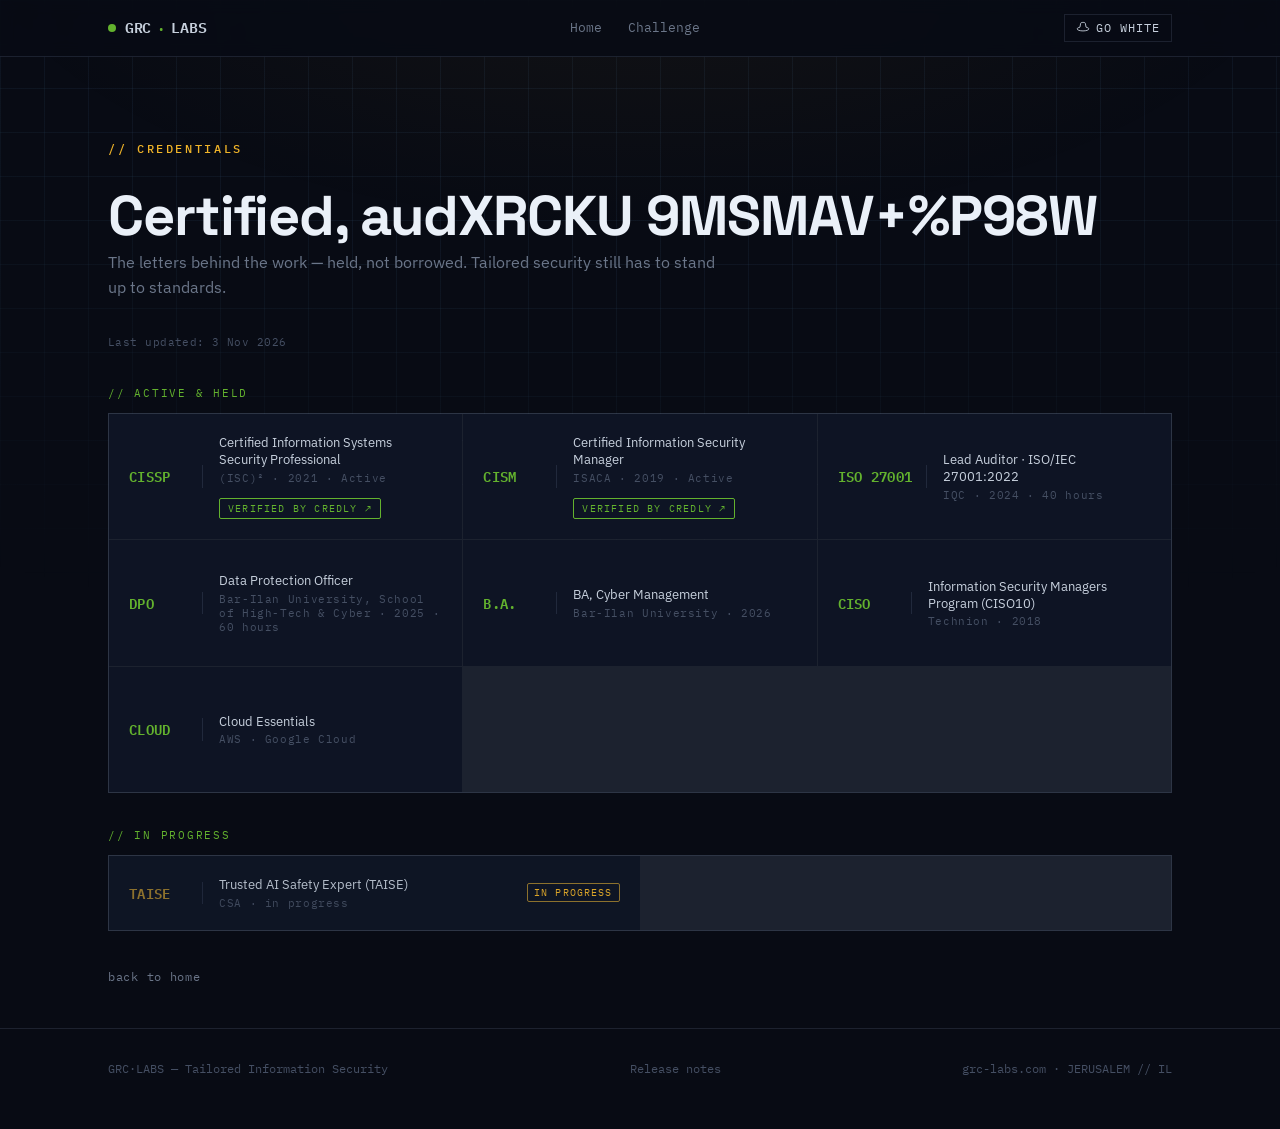
<file: credentials/index.html>
<!DOCTYPE html>
<html lang="en" dir="ltr" data-lang="en" data-theme="dark">
<head>
<meta charset="UTF-8" />
<meta name="viewport" content="width=device-width, initial-scale=1.0" />
<meta name="robots" content="noindex,nofollow" />
<meta name="referrer" content="no-referrer" />
<title>Credentials — GRC-Labs</title>
<meta name="description" content="GRC-Labs credentials — certifications held, with independent verification." />
<link rel="icon" href="/favicon.ico" sizes="any" />
<link rel="icon" type="image/svg+xml" href="/favicon.svg" />
<link rel="icon" type="image/png" sizes="32x32" href="/assets/icons/favicon-32x32.png" />
<link rel="icon" type="image/png" sizes="16x16" href="/assets/icons/favicon-16x16.png" />
<link rel="apple-touch-icon" sizes="180x180" href="/assets/icons/apple-touch-icon.png" />
<link rel="manifest" href="/site.webmanifest" />
<meta name="theme-color" content="#080B14" />
<link rel="preconnect" href="https://fonts.googleapis.com" />
<link rel="preconnect" href="https://fonts.gstatic.com" crossorigin />
<link href="https://fonts.googleapis.com/css2?family=Space+Grotesk:wght@400;500;600;700&family=IBM+Plex+Mono:wght@400;500;600&family=IBM+Plex+Sans:wght@400;500;600&family=IBM+Plex+Sans+Hebrew:wght@400;500;600;700&display=swap" rel="stylesheet" />
<link rel="stylesheet" href="/assets/css/styles.css?v=1.78" />
</head>
<body data-saver="credentials">

  <header class="topbar">
    <div class="wrap row">
      <a class="brand" href="/"><span class="dot" aria-hidden="true"></span>GRC<span class="bmid" style="color:var(--green)">&middot;</span>LABS</a>
      <nav>
        <a href="/" data-i18n="cl.nav.home">Home</a>
        <a href="/#challenge" data-i18n="nav.ch">Challenge</a>
      </nav>
      <div class="right">
        <button class="iconbtn" id="themebtn" aria-label="Switch to light (white-hat) theme" aria-pressed="false" title="Go white-hat (light)"><span id="themeicon" aria-hidden="true"></span><span id="themelabel">GO WHITE</span></button>
        <button class="langbtn" id="langbtn" aria-label="Switch to Hebrew" lang="he">עב</button>
      </div>
    </div>
  </header>

  <div class="wrap">
    <section class="cl">
      <span class="eyebrow" data-i18n="creds.eyebrow">// CREDENTIALS</span>
      <h1 class="cl-h" data-decrypt data-i18n="cred.title">Certified, audited, accountable.</h1>
      <p class="sec-intro" data-i18n="cred.intro">The letters behind the work — held, not borrowed. Tailored security still has to stand up to standards.</p>
      <p class="creds-updated"><time datetime="2026-11-03" data-i18n="cred.updated">Last updated: 3 Nov 2026</time></p>

      <div class="creds-grouplabel" data-i18n="creds.active">// ACTIVE &amp; HELD</div>
      <div class="creds creds-active">
        <a class="cred cred-link" href="https://www.credly.com/badges/997e8e29-fea2-4a2b-abc1-b8697b5e2783" target="_blank" rel="noopener noreferrer nofollow" aria-label="Verify CISSP credential on Credly"><div class="cred-mark">CISSP</div><div class="cred-body"><span data-i18n="cred.cissp">Certified Information Systems Security Professional</span><i data-i18n="cred.m.cissp">(ISC)² · 2021 · Active</i><span class="cred-tag" data-i18n="cred.tag">VERIFIED BY CREDLY ↗</span></div></a>
        <a class="cred cred-link" href="https://www.credly.com/badges/e3d5220b-04f4-4b10-b3de-7a09eb6f9cbb" target="_blank" rel="noopener noreferrer nofollow" aria-label="Verify CISM credential on Credly"><div class="cred-mark">CISM</div><div class="cred-body"><span data-i18n="cred.cism">Certified Information Security Manager</span><i data-i18n="cred.m.cism">ISACA · 2019 · Active</i><span class="cred-tag" data-i18n="cred.tag">VERIFIED BY CREDLY ↗</span></div></a>
        <div class="cred"><div class="cred-mark">ISO 27001</div><div class="cred-body"><span data-i18n="cred.iso">Lead Auditor · ISO/IEC 27001:2022</span><i data-i18n="cred.m.iso">IQC · 2024 · 40 hours</i></div></div>
        <div class="cred"><div class="cred-mark">DPO</div><div class="cred-body"><span data-i18n="cred.dpo">Data Protection Officer</span><i data-i18n="cred.m.dpo">Bar-Ilan University, School of High-Tech &amp; Cyber · 2025 · 60 hours</i></div></div>
        <div class="cred"><div class="cred-mark">B.A.</div><div class="cred-body"><span data-i18n="cred.ba">BA, Cyber Management</span><i data-i18n="cred.m.ba">Bar-Ilan University · 2026</i></div></div>
        <div class="cred"><div class="cred-mark">CISO</div><div class="cred-body"><span data-i18n="cred.ciso">Information Security Managers Program (CISO10)</span><i data-i18n="cred.m.ciso">Technion · 2018</i></div></div>
        <div class="cred"><div class="cred-mark">CLOUD</div><div class="cred-body"><span data-i18n="cred.cloud">Cloud Essentials</span><i data-i18n="cred.m.cloud">AWS · Google Cloud</i></div></div>
      </div>

      <div class="creds-grouplabel" data-i18n="creds.inprog.head">// IN PROGRESS</div>
      <div class="creds creds-inprog">
        <div class="cred inprogress"><div class="cred-mark">TAISE</div><div class="cred-body"><span data-i18n="cred.taise">Trusted AI Safety Expert (TAISE)</span><i data-i18n="cred.m.taise">CSA · in progress</i></div><span class="tag-inprog" data-i18n="cred.inprog">in progress</span></div>
      </div>

      <a class="creds-back" href="/" data-i18n="creds.back">back to home</a>
    </section>
  </div>

  <footer>
    <div class="wrap row">
      <span class="frow" data-i18n="foot.l">GRC&middot;LABS — Tailored Information Security</span>
      <span class="frow"><a href="/changelog/" data-i18n="foot.rel">Release notes</a></span>
      <span class="frow"><a href="https://www.grc-labs.com/">grc-labs.com</a> &middot; JERUSALEM // IL</span>
    </div>
  </footer>

<script src="/assets/js/i18n.js?v=1.78"></script>
<script src="/assets/js/theme.js?v=1.78"></script>
<script src="/assets/js/decrypt.js?v=1.78"></script>
<script src="/assets/js/screensaver.js?v=1.78"></script>
</body>
</html>
</file>
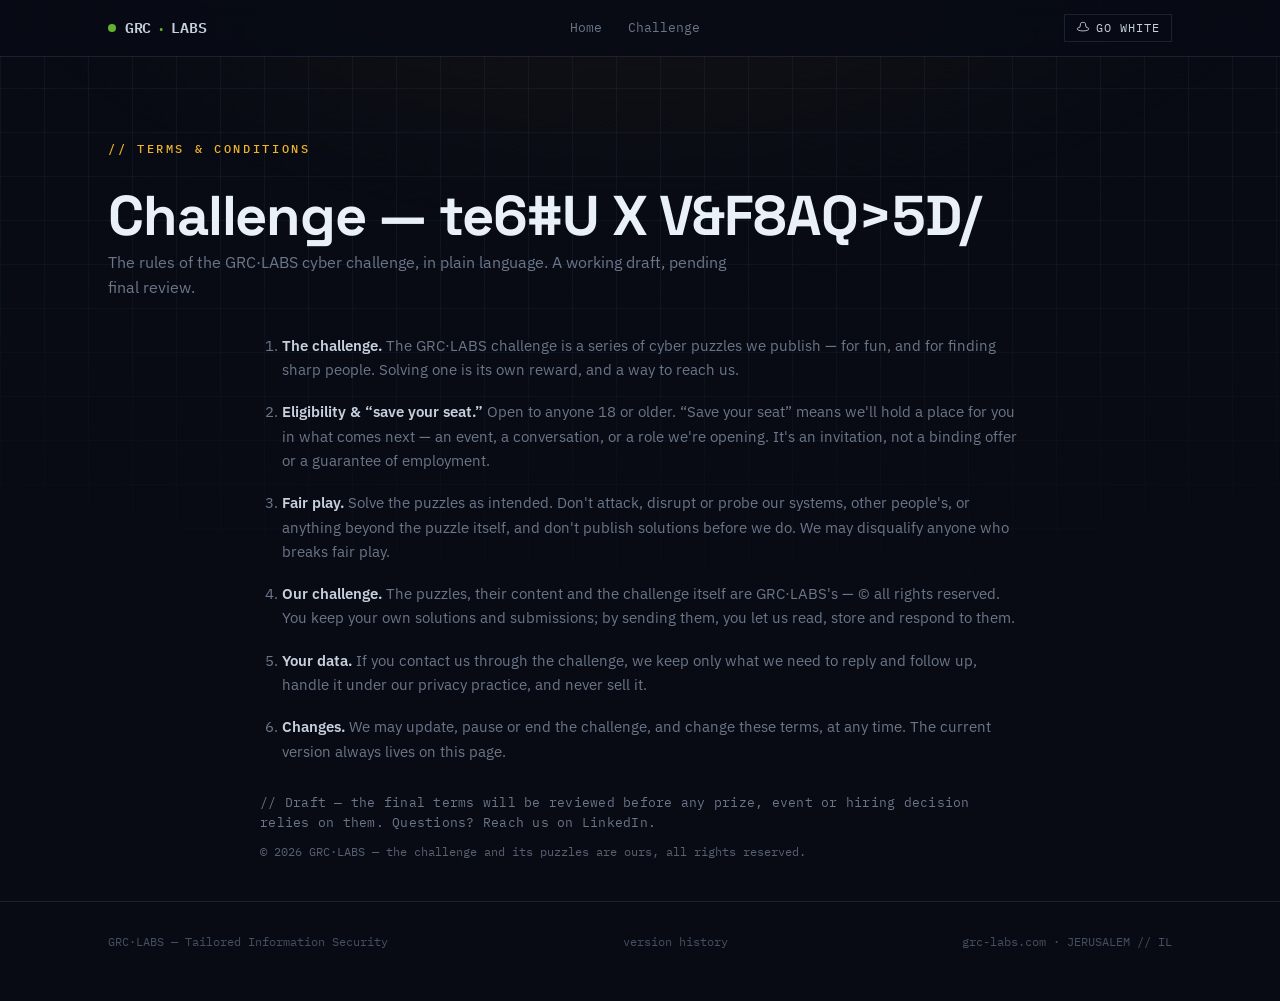
<file: terms/index.html>
<!DOCTYPE html>
<html lang="en" dir="ltr" data-lang="en" data-theme="dark">
<head>
<meta charset="UTF-8" />
<meta name="viewport" content="width=device-width, initial-scale=1.0" />
<title>Challenge — terms & conditions — GRC-Labs</title>
<meta name="description" content="The rules of the GRC-LABS cyber challenge — plain language." />
<link rel="icon" href="/favicon.ico" sizes="any" />
<link rel="icon" type="image/svg+xml" href="/favicon.svg" />
<link rel="icon" type="image/png" sizes="32x32" href="/assets/icons/favicon-32x32.png" />
<link rel="icon" type="image/png" sizes="16x16" href="/assets/icons/favicon-16x16.png" />
<link rel="apple-touch-icon" sizes="180x180" href="/assets/icons/apple-touch-icon.png" />
<link rel="manifest" href="/site.webmanifest" />
<meta name="theme-color" content="#080B14" />
<link rel="preconnect" href="https://fonts.googleapis.com" />
<link rel="preconnect" href="https://fonts.gstatic.com" crossorigin />
<link href="https://fonts.googleapis.com/css2?family=Space+Grotesk:wght@400;500;600;700&family=IBM+Plex+Mono:wght@400;500;600&family=IBM+Plex+Sans:wght@400;500;600&family=IBM+Plex+Sans+Hebrew:wght@400;500;600;700&display=swap" rel="stylesheet" />
<link rel="stylesheet" href="/assets/css/styles.css?v=1.78" />
</head>
<body>

  <header class="topbar">
    <div class="wrap row">
      <a class="brand" href="/"><span class="dot" aria-hidden="true"></span>GRC<span class="bmid" style="color:var(--green)">&middot;</span>LABS</a>
      <nav>
        <a href="/" data-i18n="cl.nav.home">Home</a>
        <a href="/#challenge" data-i18n="nav.ch">Challenge</a>
      </nav>
      <div class="right">
        <button class="iconbtn" id="themebtn" aria-label="Switch to light (white-hat) theme" aria-pressed="false" title="Go white-hat (light)"><span id="themeicon" aria-hidden="true"></span><span id="themelabel">GO WHITE</span></button>
        <button class="langbtn" id="langbtn" aria-label="Switch to Hebrew" lang="he">עב</button>
      </div>
    </div>
  </header>

  <div class="wrap">
    <section class="cl">
      <span class="eyebrow" data-i18n="terms.eyebrow">// TERMS &amp; CONDITIONS</span>
      <h1 class="cl-h" data-decrypt data-i18n="terms.title">Challenge — terms &amp; conditions</h1>
      <p class="sec-intro" data-i18n="terms.intro">The rules of the GRC·LABS cyber challenge, in plain language. A working draft, pending final review.</p>

      <ol class="terms">
        <li data-i18n="terms.1" data-i18n-html="1"><b>The challenge.</b> The GRC·LABS challenge is a series of cyber puzzles we publish — for fun, and for finding sharp people. Solving one is its own reward, and a way to reach us.</li>
        <li data-i18n="terms.2" data-i18n-html="1"><b>Eligibility &amp; “save your seat.”</b> Open to anyone 18 or older. “Save your seat” means we'll hold a place for you in what comes next — an event, a conversation, or a role we're opening. It's an invitation, not a binding offer or a guarantee of employment.</li>
        <li data-i18n="terms.3" data-i18n-html="1"><b>Fair play.</b> Solve the puzzles as intended. Don't attack, disrupt or probe our systems, other people's, or anything beyond the puzzle itself, and don't publish solutions before we do. We may disqualify anyone who breaks fair play.</li>
        <li data-i18n="terms.4" data-i18n-html="1"><b>Our challenge.</b> The puzzles, their content and the challenge itself are GRC·LABS's — © all rights reserved. You keep your own solutions and submissions; by sending them, you let us read, store and respond to them.</li>
        <li data-i18n="terms.5" data-i18n-html="1"><b>Your data.</b> If you contact us through the challenge, we keep only what we need to reply and follow up, handle it under our privacy practice, and never sell it.</li>
        <li data-i18n="terms.6" data-i18n-html="1"><b>Changes.</b> We may update, pause or end the challenge, and change these terms, at any time. The current version always lives on this page.</li>
      </ol>

      <p class="terms-note" data-i18n="terms.draft">// Draft — the final terms will be reviewed before any prize, event or hiring decision relies on them. Questions? Reach us on LinkedIn.</p>
      <p class="terms-copy" data-i18n="terms.copy">© 2026 GRC·LABS — the challenge and its puzzles are ours, all rights reserved.</p>
    </section>
  </div>

  <footer>
    <div class="wrap row">
      <span class="frow" data-i18n="foot.l">GRC&middot;LABS — Tailored Information Security</span>
      <span class="frow"><a href="/changelog/" data-i18n="cl.foot.link">version history</a></span>
      <span class="frow"><a href="https://www.grc-labs.com/">grc-labs.com</a> &middot; JERUSALEM // IL</span>
    </div>
  </footer>

<script src="/assets/js/i18n.js?v=1.78"></script>
<script src="/assets/js/theme.js?v=1.78"></script>
<script src="/assets/js/decrypt.js?v=1.78"></script>
</body>
</html>
</file>
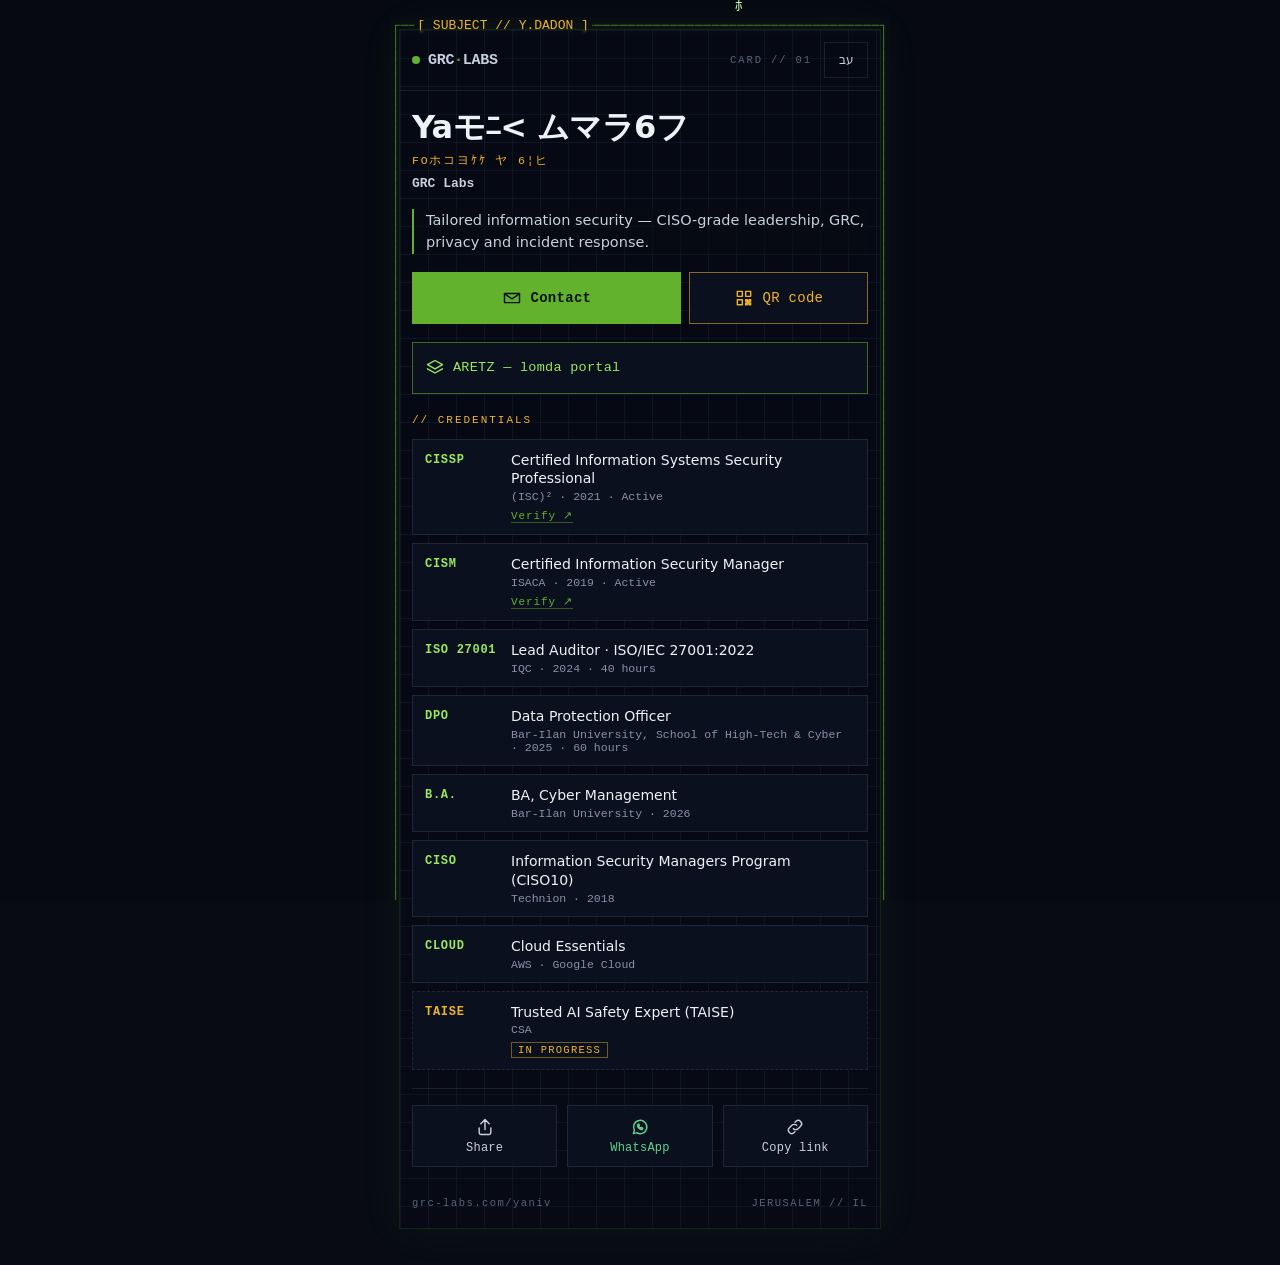
<file: yaniv/index.html>
<!DOCTYPE html>
<html lang="en" dir="ltr">
<head>
<meta charset="UTF-8" />
<meta name="viewport" content="width=device-width, initial-scale=1, viewport-fit=cover" />
<meta http-equiv="Content-Security-Policy" content="default-src 'self'; script-src 'self'; style-src 'self' https://fonts.googleapis.com; font-src https://fonts.gstatic.com; img-src 'self' data: blob:; connect-src 'self'; manifest-src 'self'; worker-src 'self'; base-uri 'none'; form-action 'none'; object-src 'none'" />
<meta name="referrer" content="strict-origin-when-cross-origin" />
<title>Yaniv Dadon · GRC·LABS</title>
<meta name="description" content="Yaniv Dadon — Founder & CEO, GRC Labs. Tailored information security." />
<link rel="canonical" href="https://www.grc-labs.com/yaniv/" />

<!-- Open Graph / link previews (WhatsApp, LinkedIn). Edit here if name/title change — crawlers do not run JS. -->
<meta property="og:type" content="profile" />
<meta property="og:site_name" content="GRC·LABS" />
<meta property="og:title" content="Yaniv Dadon · GRC·LABS" />
<meta property="og:description" content="Founder & CEO, GRC Labs — Tailored Information Security. CISSP · CISM · ISO 27001 LA · DPO." />
<meta property="og:url" content="https://www.grc-labs.com/yaniv/" />
<meta property="og:image" content="https://www.grc-labs.com/yaniv/assets/og.png" />
<meta property="og:image:width" content="1200" />
<meta property="og:image:height" content="630" />
<meta property="og:image:alt" content="Digital business card — Yaniv Dadon, GRC·LABS" />
<meta property="og:locale" content="en_US" />
<meta property="og:locale:alternate" content="he_IL" />
<meta name="twitter:card" content="summary_large_image" />

<link rel="icon" type="image/svg+xml" href="assets/grc-mark.svg" />
<link rel="apple-touch-icon" href="assets/icons/apple-touch-icon.png" />
<link rel="manifest" href="manifest.webmanifest" />
<meta name="theme-color" content="#080B14" />
<meta name="mobile-web-app-capable" content="yes" />
<meta name="apple-mobile-web-app-capable" content="yes" />
<meta name="apple-mobile-web-app-status-bar-style" content="black-translucent" />
<meta name="apple-mobile-web-app-title" content="Yaniv · GRC" />

<link rel="preconnect" href="https://fonts.googleapis.com" />
<link rel="preconnect" href="https://fonts.gstatic.com" crossorigin />
<link rel="stylesheet" href="https://fonts.googleapis.com/css2?family=Space+Grotesk:wght@500;700&family=IBM+Plex+Mono:wght@400;500&family=IBM+Plex+Sans:wght@400;500;600&family=IBM+Plex+Sans+Hebrew:wght@400;500;700&display=swap" />
<link rel="stylesheet" href="card.css?v=4" />
<link rel="preload" href="card.json" as="fetch" crossorigin />
<script type="module" src="card.js?v=4"></script>
<!-- site-v1.76 — the main page's screensaver lives here now; its styles are in card.css (this page's CSP allows no injected <style>) -->
<script src="/assets/js/screensaver.js?v=1.78" defer></script>
</head>
<body data-saver-css>
  <canvas id="rain" class="rain" aria-hidden="true"></canvas>
  <div class="shell" id="shell">
  <header class="bar">
    <a class="brand" href="https://www.grc-labs.com/" aria-label="GRC·LABS home"><span class="dot" aria-hidden="true"></span><span>GRC<span class="g">·</span>LABS</span></a>
    <span class="tag mono" aria-hidden="true">CARD // 01</span>
    <button class="langbtn" id="langbtn" type="button">עב</button>
  </header>

  <main id="card" class="card" aria-busy="true">
    <section class="id">
      <div class="portrait">
        <span class="br tl" aria-hidden="true"></span><span class="br tr" aria-hidden="true"></span><span class="br bl" aria-hidden="true"></span><span class="br brr" aria-hidden="true"></span>
        <img id="photo" alt="" width="180" height="180" decoding="async" fetchpriority="high" hidden />
      </div>
      <div class="who">
        <h1 id="name"></h1>
        <p id="title" class="title"></p>
        <p class="org"><img id="logo" alt="" width="18" height="18" hidden /><span id="company"></span></p>
      </div>
    </section>

    <p id="desc" class="desc"></p>

    <div class="primary">
      <a id="contactBtn" class="btn solid" target="_blank" rel="noopener noreferrer" hidden><svg viewBox="0 0 24 24" aria-hidden="true"><path d="M3 6.5h18v11H3z"/><path d="M3 7l9 6 9-6"/></svg><span data-ui="contact"></span></a>
      <button id="qrBtn" class="btn ghost amber" type="button"><svg viewBox="0 0 24 24" aria-hidden="true"><path d="M4 4h6v6H4zM14 4h6v6h-6zM4 14h6v6H4zM14 14h2v2h-2zM18 14h2v2h-2zM14 18h2v2h-2zM18 18h2v2h-2zM16 16h2v2h-2z"/></svg><span data-ui="qr"></span></button>
    </div>

    <nav class="links" id="links" aria-label="Links"></nav>

    <section id="creds" class="creds" aria-labelledby="credsHead" hidden>
      <h2 id="credsHead" class="chead mono"><span data-ui="creds"></span><span class="pulse" aria-hidden="true"></span></h2>
      <ul id="credList" class="clist"></ul>
    </section>


    <section class="share" aria-label="Share">
      <button id="shareBtn" class="btn ghost" type="button"><svg viewBox="0 0 24 24" aria-hidden="true"><path d="M12 3v12M7 8l5-5 5 5M5 13v6a2 2 0 0 0 2 2h10a2 2 0 0 0 2-2v-6"/></svg><span data-ui="share"></span></button>
      <a id="waBtn" class="btn ghost wa" target="_blank" rel="noopener noreferrer"><svg viewBox="0 0 24 24" aria-hidden="true"><path d="M4 20l1.3-4A8 8 0 1 1 8 18.8z"/><path d="M9 9.5c0 3 2.5 5.5 5.5 5.5l1-1.5-2-1-1 .8a4 4 0 0 1-2-2l.8-1-1-2z"/></svg><span>WhatsApp</span></a>
      <button id="copyLink" class="btn ghost" type="button"><svg viewBox="0 0 24 24" aria-hidden="true"><path d="M10 14a4 4 0 0 0 5.7 0l3-3a4 4 0 0 0-5.7-5.7l-1 1M14 10a4 4 0 0 0-5.7 0l-3 3a4 4 0 0 0 5.7 5.7l1-1"/></svg><span data-ui="copylink"></span></button>
    </section>

    <noscript><p class="desc">Yaniv Dadon · GRC Labs — <a href="https://www.grc-labs.com/">grc-labs.com</a></p></noscript>
  </main>

  <footer class="foot mono"><span id="urlText" dir="ltr">grc-labs.com/yaniv</span><span>JERUSALEM // IL</span></footer>
  </div>

  <dialog id="qrDlg" class="qrdlg" aria-labelledby="qrTitle">
    <div class="qrbox">
      <p id="qrTitle" class="mono qrt" data-ui="scan"></p>
      <img src="qr.svg" alt="QR code: https://grc-labs.com/yaniv" width="260" height="260" />
      <p class="mono qrurl" dir="ltr">grc-labs.com/yaniv</p>
      <div class="qract">
        <a class="btn small ghost" href="qr.svg" download="grc-labs-yaniv-qr.svg">SVG</a>
        <a class="btn small ghost" href="qr.png" download="grc-labs-yaniv-qr.png">PNG</a>
        <button id="qrClose" class="btn small solid" type="button" data-ui="close"></button>
      </div>
    </div>
  </dialog>

  <div id="toast" class="toast" role="status" aria-live="polite"></div>
</body>
</html>
</file>
<file: assets/css/styles.css>
/* ── DARK theme (default) ── */
  html[data-theme="dark"]{
    --bg:#080B14; --bg-2:#0C1120; --panel:#0E1424;
    --grid:rgba(74,123,166,0.10); --line:rgba(122,140,170,0.18);
    --ink:#C7D0DD; --ink-dim:#6B7689; --ink-faint:#454F63;
    --amber:#F0B429; --amber-dim:#9A7A2E; --cyan:#4A7BA6; --warn:#C8503A;
    --green:#63B22E; --green-soft:rgba(99,178,46,0.45);
    --hero-title:#EAF0F8; --glow:rgba(240,180,41,0.06);
  }
  /* ── LIGHT theme — "blueprint on paper" ── */
  html[data-theme="light"]{
    --bg:#E9ECF2; --bg-2:#E1E6EE; --panel:#F5F7FB;
    --grid:rgba(45,75,120,0.11); --line:rgba(40,60,95,0.20);
    --ink:#26303F; --ink-dim:#5A6779; --ink-faint:#9AA4B4;
    --amber:#A8710A; --amber-dim:#C89A3C; --cyan:#356190; --warn:#B23A24;
    --green:#4C8A1E; --green-soft:rgba(76,138,30,0.45);
    --hero-title:#16202E; --glow:rgba(53,97,144,0.07);
  }
  :root{
    --display:"Space Grotesk",system-ui,sans-serif;
    --body:"IBM Plex Sans",system-ui,sans-serif;
    --mono:"IBM Plex Mono",ui-monospace,monospace;
    --he:"IBM Plex Sans Hebrew","IBM Plex Sans",system-ui,sans-serif;
  }

  *{box-sizing:border-box;margin:0;padding:0}
  html{scroll-behavior:smooth}
  body{background:var(--bg); color:var(--ink); font-family:var(--body); line-height:1.6;
    -webkit-font-smoothing:antialiased; overflow-x:hidden; transition:background .4s, color .4s}
  html[data-lang="he"] body{font-family:var(--he)}
  html[data-lang="he"] .hero h1,html[data-lang="he"] .sec-head h2,html[data-lang="he"] .cap h3,
  html[data-lang="he"] .labs h2,html[data-lang="he"] .challenge h2,html[data-lang="he"] .contact h2{font-family:var(--he); font-weight:700}

  body::before{content:""; position:fixed; inset:0;
    background-image:linear-gradient(var(--grid) 1px,transparent 1px),linear-gradient(90deg,var(--grid) 1px,transparent 1px);
    background-size:44px 44px;
    -webkit-mask-image:radial-gradient(ellipse 120% 80% at 50% 0%,#000 35%,transparent 90%);
    mask-image:radial-gradient(ellipse 120% 80% at 50% 0%,#000 35%,transparent 90%);
    pointer-events:none; z-index:0}
  body::after{content:""; position:fixed; inset:0;
    background:radial-gradient(ellipse 90% 60% at 50% -10%,var(--glow),transparent 60%); pointer-events:none; z-index:0}

  .wrap{position:relative; z-index:1; max-width:1120px; margin:0 auto; padding:0 28px}
  a{color:inherit; text-decoration:none}
  ::selection{background:var(--amber); color:var(--bg)}

  .mono{font-family:var(--mono)}
  .code,.idx,.clr,.brand,.cipher,.file .fn,.file .stat,.challenge .ico,.eyebrow{direction:ltr; unicode-bidi:isolate}
  html[data-lang="he"] .code,html[data-lang="he"] .idx,html[data-lang="he"] .clr,html[data-lang="he"] .brand,
  html[data-lang="he"] .cipher,html[data-lang="he"] .file .fn,html[data-lang="he"] .file .stat,html[data-lang="he"] .challenge .ico{font-family:var(--mono)}

  .eyebrow{font-family:var(--mono); font-size:12px; letter-spacing:.22em; text-transform:uppercase; color:var(--amber); font-weight:500}
  html[data-lang="he"] .eyebrow{font-family:var(--he); letter-spacing:.04em; text-transform:none; font-weight:600}

  /* ── topbar ── */
  .topbar{position:sticky; top:0; z-index:40; backdrop-filter:blur(8px);
    background:color-mix(in srgb, var(--bg) 85%, transparent); border-bottom:1px solid var(--line)}
  .topbar .row{display:flex; align-items:center; justify-content:space-between; height:56px}
  .brand{display:flex; align-items:center; gap:9px; font-family:var(--mono); font-weight:600; letter-spacing:-0.02em; color:var(--ink); font-size:15px}
  .brand .dot{width:8px; height:8px; border-radius:50%; background:var(--green); animation:pulse 2.6s infinite; flex:none}
  .brand .bmid{margin:0 -0.2em; font-size:0.9em}
  @keyframes pulse{0%{box-shadow:0 0 0 0 var(--green-soft)}70%{box-shadow:0 0 0 7px transparent}100%{box-shadow:0 0 0 0 transparent}}
  .topbar nav{display:flex; gap:26px; font-family:var(--mono); font-size:13px; color:var(--ink-dim)}
  html[data-lang="he"] .topbar nav{font-family:var(--he); font-size:14px}
  .topbar nav a{transition:color .2s}
  .topbar nav a:hover{color:var(--amber)}
  .right{display:flex; align-items:center; gap:14px}
  .clr{font-family:var(--mono); font-size:11px; color:var(--ink-faint); letter-spacing:.1em}
  .iconbtn,.langbtn{font-family:var(--mono); font-size:12px; color:var(--ink); border:1px solid var(--line);
    background:transparent; padding:6px 11px; cursor:pointer; letter-spacing:.08em; transition:border-color .2s,color .2s; line-height:1}
  .iconbtn{display:inline-flex; align-items:center; gap:6px}
  .iconbtn:hover,.langbtn:hover{border-color:var(--amber); color:var(--amber)}
  .iconbtn svg{width:14px; height:14px; display:block}
  /* Hebrew toggle hidden — site is English-only for now. The i18n system, all
     Hebrew strings, data-i18n attributes and RTL logic remain intact; remove
     this single rule (and nothing else) to re-enable the Hebrew toggle. */
  #langbtn{display:none}
  @media(max-width:760px){ .topbar nav{display:none} .clr{display:none} #themelabel{display:none} .iconbtn{padding:6px 9px} }

  /* ── hero ── */
  .hero{padding:92px 0 70px; position:relative}
  .hero-inner{display:grid; grid-template-columns:1fr; gap:24px}
  .hero-copy{max-width:780px}
  @media(max-width:860px){ .hero{padding:64px 0 56px} }
  .hero .tag{display:flex; align-items:center; gap:14px; margin-bottom:28px; flex-wrap:wrap}
  .hero .tag .bar{height:1px; flex:1; min-width:30px; background:var(--line)}
  .hero h1{font-family:var(--display); font-weight:700; font-size:clamp(44px,7.5vw,88px); line-height:.92; letter-spacing:-.02em; color:var(--hero-title); direction:ltr; display:inline-flex; align-items:center; flex-wrap:nowrap}
  .hero h1 .lab{color:var(--green)}
  .hero h1 .mid{margin:0 -0.06em; font-size:0.82em; vertical-align:0.06em; display:inline-block; color:var(--green)}
  .hero .sub{margin-top:24px; max-width:560px; font-size:clamp(15px,2vw,18px); color:var(--ink)}
  .hero .sub b{color:var(--hero-title); font-weight:600}
  .hero .meta{margin-top:34px; display:flex; gap:14px 26px; flex-wrap:wrap; font-family:var(--mono); font-size:12px; color:var(--ink-dim)}
  html[data-lang="he"] .hero .meta{font-family:var(--he); font-size:13px}
  .hero .meta span{display:flex; align-items:center; gap:8px}
  .hero .meta span::before{content:""; width:6px; height:6px; background:var(--cyan); transform:rotate(45deg); flex:none}

  /* portrait with scanner brackets */
  .portrait{position:relative; width:100%; max-width:240px; margin-inline:auto; aspect-ratio:1; }
  .trust{max-width:240px; margin:16px auto 0; display:flex; align-items:center; gap:12px; justify-content:center}
  .trust a{display:block; line-height:0; border-radius:50%; transition:transform .2s, filter .2s; filter:saturate(.92)}
  .trust a:hover{transform:translateY(-2px); filter:saturate(1.1)}
  .trust img{width:54px; height:54px; display:block; object-fit:contain; border-radius:8px}
  .trust-txt{display:flex; flex-direction:column; gap:2px; font-family:var(--mono); font-size:10.5px; color:var(--ink-dim); letter-spacing:.06em; border-inline-start:1px solid var(--line); padding-inline-start:12px}
  @media(max-width:520px){ .trust img{width:44px; height:44px} .trust-txt{font-size:9.5px} }
  .portrait .pic{position:absolute; inset:14px; overflow:hidden; border:1px solid var(--line); background:var(--bg-2)}
  .portrait .pic img{width:100%; height:100%; object-fit:cover; display:block}
  /* the GRC·LABS containment mark (WebGL) — embedded inline with the wordmark, proportional to it */
  h1 .logo-mark{flex:0 0 auto; width:1.2em; height:1.2em; margin-inline-start:.12em; opacity:0; transition:opacity .55s ease}
  h1 .logo-fallback{display:none; flex:0 0 auto; color:var(--green,#63B22E); margin-inline-start:.1em}
  html.no-logo-gl h1 .logo-mark{display:none}
  html.no-logo-gl h1 .logo-fallback{display:inline}
  /* the person behind the practice — moved into contact, in its original framing */
  .who-block{margin:34px auto 0; padding-top:28px; border-top:1px solid var(--line); display:flex; flex-direction:column; align-items:center; gap:2px}
  .contact .careers{margin-top:16px; font-family:var(--mono); font-size:12px; color:var(--ink-dim); letter-spacing:.04em}
  /* challenge — CTA, terms link, ownership */
  .challenge .ch-status{font-family:var(--mono); font-size:12.5px; color:var(--amber); letter-spacing:.04em; max-width:520px; margin:-6px auto 22px; padding:10px 14px; border:1px dashed color-mix(in srgb,var(--amber) 45%,transparent); background:color-mix(in srgb,var(--amber) 6%,transparent)}
  html[data-lang="he"] .challenge .ch-status{font-family:var(--he); font-size:13.5px}
  .challenge .ch-cta{margin-top:14px; font-weight:600; color:var(--ink)}
  .challenge .ch-terms{margin-top:18px; font-family:var(--mono); font-size:12.5px; color:var(--ink-dim); letter-spacing:.02em}
  .challenge .ch-terms a{color:var(--green); border-bottom:1px solid color-mix(in srgb,var(--green) 45%,transparent)}
  .challenge .ch-copy{display:block; margin-top:6px; opacity:.8}
  /* terms & conditions page */
  .terms{max-width:760px; margin:8px auto 0; padding-inline-start:22px; display:flex; flex-direction:column; gap:18px; color:var(--ink-dim)}
  .terms li{line-height:1.62; font-size:15px}
  .terms li b{color:var(--ink); font-weight:600}
  .terms-note{max-width:760px; margin:28px auto 0; font-family:var(--mono); font-size:12.5px; color:var(--ink-dim); letter-spacing:.02em}
  .terms-copy{max-width:760px; margin:10px auto 0; font-family:var(--mono); font-size:12px; color:var(--ink-dim); opacity:.8}
  .portrait .pic::after{content:""; position:absolute; inset:0; pointer-events:none;
    background:repeating-linear-gradient(0deg, color-mix(in srgb,var(--bg) 26%,transparent) 0 1px, transparent 1px 4px);
    mix-blend-mode:overlay; opacity:.5}
  html[data-theme="dark"] .portrait .lightimg{display:none}
  html[data-theme="light"] .portrait .darkimg{display:none}
  .portrait .bracket{position:absolute; width:26px; height:26px; border:2px solid var(--amber)}
  .portrait .bracket.tl{top:0; left:0; border-right:none; border-bottom:none}
  .portrait .bracket.tr{top:0; right:0; border-left:none; border-bottom:none}
  .portrait .bracket.bl{bottom:0; left:0; border-right:none; border-top:none}
  .portrait .bracket.br{bottom:0; right:0; border-left:none; border-top:none}
  .portrait .ptag{position:absolute; bottom:22px; left:22px; right:22px; display:flex; justify-content:space-between;
    font-family:var(--mono); font-size:10px; letter-spacing:.14em; color:var(--amber); direction:ltr;
    background:color-mix(in srgb,var(--bg) 55%,transparent); padding:5px 8px; backdrop-filter:blur(2px)}

  /* ── sections ── */
  section{padding:62px 0; position:relative}
  .sec-head{display:flex; align-items:baseline; gap:16px; margin-bottom:34px; flex-wrap:wrap}
  .sec-head h2{font-family:var(--display); font-weight:600; font-size:clamp(26px,4vw,40px); letter-spacing:-.01em; color:var(--hero-title)}
  .sec-head .idx{font-family:var(--mono); font-size:13px; color:var(--amber-dim)}
  .sec-intro{max-width:620px; color:var(--ink-dim); margin:-16px 0 34px; font-size:15.5px}
  .tnote{font-family:var(--mono); font-size:12px; color:var(--green); letter-spacing:.04em; margin:-22px 0 30px; display:flex; align-items:baseline; gap:8px}
  .tnote::before{content:"//"; color:var(--ink-faint)}
  html[data-lang="he"] .tnote{font-family:var(--he); letter-spacing:0; font-size:13px}

  /* ── capability grid ── */
  .grid{display:grid; grid-template-columns:repeat(3,1fr); gap:1px; background:var(--line); border:1px solid var(--line)}
  @media(max-width:860px){ .grid{grid-template-columns:repeat(2,1fr)} }
  @media(max-width:560px){ .grid{grid-template-columns:1fr} }
  .cap{background:var(--panel); padding:26px 24px 28px; position:relative; transition:background .25s; overflow:hidden}
  .cap::before{content:""; position:absolute; inset-inline-start:0; top:0; width:2px; height:0; background:var(--amber); transition:height .3s ease}
  .cap:hover{background:color-mix(in srgb,var(--panel) 80%, var(--cyan))}
  .cap:hover::before{height:100%}
  .cap .code{font-family:var(--mono); font-size:11px; letter-spacing:.16em; color:var(--cyan); text-transform:uppercase}
  .cap h3{font-family:var(--display); font-weight:600; font-size:19px; margin:14px 0 9px; color:var(--hero-title)}
  .cap p{font-size:14px; color:var(--ink-dim); line-height:1.55}
  .cap .tags{margin-top:16px; display:flex; flex-wrap:wrap; gap:6px}
  .cap .tags i{font-family:var(--mono); font-style:normal; font-size:10.5px; color:var(--ink-faint); border:1px solid var(--line); padding:2px 7px; letter-spacing:.05em}
  html[data-lang="he"] .cap .tags i{font-family:var(--he); font-size:11.5px}

  /* ── credentials ── */
  .creds-sec .idx{color:var(--green)}
  .creds{display:grid; grid-template-columns:repeat(3,1fr); gap:1px; background:var(--line); border:1px solid var(--line)}
  @media(max-width:780px){ .creds{grid-template-columns:repeat(2,1fr)} }
  @media(max-width:460px){ .creds{grid-template-columns:1fr} }
  .cred{background:var(--panel); padding:20px 20px; display:flex; align-items:center; gap:16px; transition:background .25s; text-decoration:none; color:inherit; position:relative}
  .cred:hover{background:color-mix(in srgb,var(--panel) 84%, var(--green))}
  a.cred.verified::after{content:""; position:absolute; top:14px; inset-inline-end:14px; width:6px; height:6px; border-radius:50%; background:var(--green); box-shadow:0 0 0 3px color-mix(in srgb,var(--green) 22%,transparent)}
  a.cred.verified:hover .cred-body i{color:var(--green)}
  .cred-mark{font-family:var(--mono); font-weight:600; font-size:14px; color:var(--green); letter-spacing:.02em; flex:none; min-width:74px; direction:ltr; border-inline-end:1px solid var(--line); padding-inline-end:14px}
  .cred-body{display:flex; flex-direction:column; gap:3px; font-size:12.5px; color:var(--ink); line-height:1.35}
  html[data-lang="he"] .cred-body{font-family:var(--he)}
  .cred-body i{font-family:var(--mono); font-style:normal; font-size:10.5px; color:var(--ink-faint); letter-spacing:.06em; direction:ltr; transition:color .25s}
  .creds-note{font-family:var(--mono); font-size:10.5px; color:var(--ink-faint); letter-spacing:.04em; margin-top:14px}
  html[data-lang="he"] .creds-note{font-family:var(--he); font-size:12px; letter-spacing:0}
  /* credentials page (/credentials/) — plain-text cards, no links, two verify QRs */
  .creds-grouplabel{font-family:var(--mono); font-size:11px; letter-spacing:.16em; text-transform:uppercase; color:var(--green); margin:34px 0 10px}
  html[data-lang="he"] .creds-grouplabel{font-family:var(--he); letter-spacing:.04em}
  .cred.inprogress{opacity:.9}
  .cred.inprogress .cred-mark{color:var(--amber-dim)}
  /* the in-progress group has 2 items — 2-up so no empty third cell shows (still 1-up on phones) */
  .creds.creds-inprog{grid-template-columns:repeat(2,1fr)}
  @media(max-width:460px){ .creds.creds-inprog{grid-template-columns:1fr} }
  .cred .tag-inprog{font-family:var(--mono); font-size:9.5px; letter-spacing:.12em; text-transform:uppercase; color:var(--amber); border:1px solid var(--amber-dim); padding:1px 6px; border-radius:2px; margin-inline-start:auto; flex:none; direction:ltr}
  html[data-lang="he"] .cred .tag-inprog{font-family:var(--he); letter-spacing:.02em}
  /* active credentials — text cards; CISSP/CISM are whole-card verification links */
  .creds.creds-active{grid-auto-rows:1fr}                    /* all 6 cells equal height */
  .creds-updated{margin-top:8px; font-family:var(--mono); font-size:11px; color:var(--ink-faint); letter-spacing:.04em}
  html[data-lang="he"] .creds-updated{font-family:var(--he); letter-spacing:0}
  .cred-link{cursor:pointer; transition:box-shadow .2s, background .2s}
  .cred-link:hover,.cred-link:focus-visible{box-shadow:inset 0 0 0 1px #63B22E; background:color-mix(in srgb,var(--panel) 90%, #63B22E)}
  /* tag sits on its own line below the meta, inside the text column (start-aligned, mirrors in RTL) */
  .cred-tag{align-self:flex-start; margin-top:10px; white-space:nowrap; font-family:var(--mono); font-size:10px; letter-spacing:.12em; text-transform:uppercase; color:#63B22E; border:1px solid #63B22E; border-radius:2px; padding:3px 8px; transition:background .2s, color .2s}
  html[data-lang="he"] .cred-tag{font-family:var(--he); letter-spacing:.02em; text-transform:none}
  .cred-link:hover .cred-tag,.cred-link:focus-visible .cred-tag{background:#63B22E; color:#080B14}
  .qr-cap{font-family:var(--mono); font-size:11px; color:var(--ink-faint); letter-spacing:.06em; margin-top:14px}
  html[data-lang="he"] .qr-cap{font-family:var(--he); font-size:12.5px; letter-spacing:0}
  .creds-back{display:inline-block; margin-top:36px; font-family:var(--mono); font-size:12px; color:var(--ink-dim); letter-spacing:.06em}
  html[data-lang="he"] .creds-back{font-family:var(--he); letter-spacing:0}
  .creds-back:hover{color:var(--amber)}

  /* ── labs ── */
  .labs{border:1px solid var(--line); background:linear-gradient(color-mix(in srgb,var(--warn) 5%,transparent),color-mix(in srgb,var(--warn) 5%,transparent)),var(--bg-2); padding:42px 38px; position:relative; overflow:hidden}
  .labs .stamp{position:absolute; top:26px; inset-inline-end:-4px; font-family:var(--mono); font-size:11px; letter-spacing:.25em; color:var(--warn); border:1px solid var(--warn); padding:5px 14px; opacity:.75}
  html[data-lang="he"] .labs .stamp{font-family:var(--he); letter-spacing:.1em}
  .labs h2{font-family:var(--display); font-size:clamp(24px,4vw,34px); color:var(--hero-title); margin-bottom:14px; max-width:560px}
  .labs p{max-width:580px; color:var(--ink-dim); font-size:15px}
  .labs .files{margin-top:32px; display:grid; grid-template-columns:repeat(2,1fr); gap:14px}
  @media(max-width:680px){ .labs{padding:32px 22px} .labs .files{grid-template-columns:1fr} }
  .file{border:1px solid var(--line); padding:18px 18px 18px; background:color-mix(in srgb,var(--bg) 55%,transparent); transition:border-color .25s}
  .file:hover{border-color:var(--amber-dim)}
  .file .fn{font-family:var(--mono); font-size:12px; color:var(--amber); letter-spacing:.12em; margin-bottom:10px}
  .file .ftitle{font-family:var(--display); font-weight:600; font-size:15.5px; color:var(--hero-title); margin-bottom:7px}
  html[data-lang="he"] .file .ftitle{font-family:var(--he)}
  .file .fdesc{font-size:13px; color:var(--ink-dim); line-height:1.5; margin-bottom:12px}
  .file .redacted{height:9px; background:repeating-linear-gradient(90deg,var(--ink-faint) 0 60px,transparent 60px 70px); opacity:.5; margin:6px 0; border-radius:1px}
  .file .redacted.short{width:60%}
  .file .stat{font-family:var(--mono); font-size:10.5px; color:var(--ink-faint); letter-spacing:.1em}
  .rnd{margin-top:14px; border:1px dashed var(--line); padding:18px 20px; display:flex; align-items:center; gap:18px; flex-wrap:wrap; background:color-mix(in srgb,var(--bg) 40%,transparent)}
  .rnd-tag{font-family:var(--mono); font-size:12px; color:var(--green); letter-spacing:.12em; flex:none}
  .rnd-bars{display:flex; gap:6px; flex:1; min-width:120px}
  .rnd-bars span{height:8px; flex:1; background:repeating-linear-gradient(90deg,var(--ink-faint) 0 18px,transparent 18px 24px); opacity:.45; border-radius:1px}
  .rnd-note{font-family:var(--mono); font-size:11px; color:var(--ink-faint); letter-spacing:.06em; flex:none}
  html[data-lang="he"] .rnd-note{font-family:var(--he); font-size:12.5px; letter-spacing:0}

  /* ── challenge ── */
  .challenge{border:1px dashed var(--line); padding:46px 38px; text-align:center; position:relative; background:var(--bg-2)}
  .challenge .ico{font-family:var(--mono); color:var(--amber); font-size:13px; letter-spacing:.3em; margin-bottom:18px}
  .challenge h2{font-family:var(--display); font-size:clamp(24px,4vw,36px); color:var(--hero-title); margin-bottom:14px}
  .challenge p{color:var(--ink-dim); max-width:480px; margin:0 auto 22px; font-size:15px}
  .challenge .cipher{font-family:var(--mono); font-size:clamp(11px,2vw,13px); color:var(--cyan); letter-spacing:.09em; line-height:1.75; word-break:break-all; max-width:560px; margin:0 auto; padding:14px 18px; border:1px solid var(--line); background:color-mix(in srgb,var(--bg) 50%,transparent)}
  .challenge .hint{margin-top:14px; font-size:11px; color:var(--ink-faint)}
  html[data-lang="he"] .challenge .hint{font-family:var(--he); font-size:12.5px}

  /* ── contact ── */
  .contact{padding:78px 0 40px}
  .contact .box{position:relative; border:1px solid var(--line); border-top:2px solid var(--green); padding:54px 40px 46px; text-align:center; overflow:hidden;
    background:radial-gradient(ellipse 80% 60% at 50% 0%, color-mix(in srgb,var(--green) 9%,transparent), transparent 70%), var(--panel)}
  .contact .box .eyebrow{color:var(--green)}
  /* corner brackets — classified frame, echoing the portrait */
  .contact .cbr{position:absolute; width:20px; height:20px; border:2px solid var(--amber); pointer-events:none}
  .contact .cbr.tl{top:11px; left:11px; border-right:none; border-bottom:none}
  .contact .cbr.tr{top:11px; right:11px; border-left:none; border-bottom:none}
  .contact .cbr.bl{bottom:11px; left:11px; border-right:none; border-top:none}
  .contact .cbr.br{bottom:11px; right:11px; border-left:none; border-top:none}
  @media(max-width:560px){ .contact .box{padding:42px 22px 38px} }
  .contact h2{font-family:var(--display); font-weight:600; font-size:clamp(26px,4.4vw,40px); color:var(--hero-title); margin-top:14px}
  .contact .contact-rule{display:block; width:56px; height:2px; background:var(--green); margin:18px auto 22px; box-shadow:0 0 12px color-mix(in srgb,var(--green) 60%,transparent)}
  .contact p{color:var(--ink-dim); max-width:460px; margin:0 auto 28px; font-size:15px}
  .contact .actions{display:flex; gap:14px; justify-content:center; flex-wrap:wrap}
  .contact .handle{display:inline-flex; align-items:center; gap:10px; font-family:var(--mono); font-size:15px; color:var(--amber); border:1px solid var(--amber-dim); padding:13px 22px; transition:background .2s,color .2s}
  html[data-lang="he"] .contact .handle{font-family:var(--he)}
  .contact .handle svg{width:16px;height:16px;fill:currentColor}
  .contact .handle:hover{background:var(--amber); color:var(--bg)}

  footer{border-top:1px solid var(--line); padding:30px 0 50px}
  footer .ver-tag{font-family:var(--mono); direction:ltr; unicode-bidi:isolate; letter-spacing:.06em; color:var(--green); border-bottom:1px solid color-mix(in srgb,var(--green) 40%,transparent)}
  footer .ver-tag .ver-date{color:var(--ink-dim)}
  html[data-lang="he"] footer .ver-tag{font-family:var(--mono)}
  footer .row{display:flex; justify-content:space-between; align-items:center; gap:18px; flex-wrap:wrap; font-family:var(--mono); font-size:12px; color:var(--ink-faint)}
  html[data-lang="he"] footer .frow{font-family:var(--he); font-size:13px}
  footer .row a:hover{color:var(--amber)}

  :focus-visible{outline:2px solid var(--amber); outline-offset:3px}
  @media (prefers-reduced-motion: reduce){ *{animation:none !important; transition:none !important; scroll-behavior:auto} }

  /* ── /changelog page ── */
  .cl{padding:78px 0 40px}
  .cl-h{font-family:var(--display); font-weight:700; font-size:clamp(34px,5.5vw,56px); letter-spacing:-.02em; color:var(--hero-title); margin:10px 0 6px}
  html[data-lang="he"] .cl-h{font-family:var(--he)}
  .cl-time{margin-top:40px; border-inline-start:1px solid var(--line); padding-inline-start:0}
  .cl-release{position:relative; border-inline-start:1px solid var(--line); margin-inline-start:5px; padding:6px 0 30px 28px; padding-inline-start:28px}
  .cl-release::before{content:""; position:absolute; inset-inline-start:-5px; top:11px; width:9px; height:9px; border-radius:50%;
    background:var(--green); box-shadow:0 0 0 3px color-mix(in srgb,var(--green) 22%,transparent)}
  .cl-relhead{display:flex; gap:12px; align-items:baseline; margin-bottom:16px; flex-wrap:wrap}
  .cl-ver{font-family:var(--mono); font-weight:600; font-size:18px; color:var(--green); letter-spacing:.02em; direction:ltr; unicode-bidi:isolate}
  .cl-date{font-family:var(--mono); font-size:12px; color:var(--ink-faint); letter-spacing:.08em; direction:ltr; unicode-bidi:isolate}
  .cl-group{margin:0 0 16px}
  .cl-cat{font-family:var(--mono); font-size:11px; letter-spacing:.16em; text-transform:uppercase; color:var(--amber-dim); margin-bottom:8px}
  html[data-lang="he"] .cl-cat{font-family:var(--he); letter-spacing:.04em}
  .cl-list{list-style:none; display:flex; flex-direction:column; gap:9px}
  .cl-list li{position:relative; padding-inline-start:18px; font-size:14.5px; color:var(--ink-dim); line-height:1.55; max-width:680px}
  html[data-lang="he"] .cl-list li{font-family:var(--he); font-size:15px}
  .cl-list li::before{content:"›"; position:absolute; inset-inline-start:0; color:var(--green); font-family:var(--mono)}

  /* ── pencil-sketch background layer (v1.55) — "drawing → model" ── */
  /* Hand-drawn pencil sketches of the real containment mark, rendered from the SDF and traced. */
  /* Giant & cropped, floating behind the content. Desktop-only; mirror in RTL. */
  .sketch{position:absolute; z-index:0; pointer-events:none; opacity:.55;
    top:50%; transform:translateY(-50%); display:none;
    background-repeat:no-repeat; background-position:center; background-size:contain}
  .sk-right{inset-inline-end:-3%}
  .sk-left{inset-inline-start:-5%}
  .sk-xl{width:min(560px,46vw); height:560px}
  .sk-lg{width:min(440px,40vw); height:440px}
  .sk-md{width:min(340px,32vw); height:340px}
  .sk-sm{width:min(240px,24vw); height:240px}
  .hero .sketch{top:46%}
  /* the challenge sketch stays faint — the cipher is the focus there */
  #challenge .sketch{opacity:.4}
  /* each section's sketch image */
  .sk-hero{background-image:url("../img/sketches/hero.png")}
  .sk-cap{background-image:url("../img/sketches/capabilities.png")}
  .sk-cred{background-image:url("../img/sketches/credentials.png")}
  .sk-labs{background-image:url("../img/sketches/labs.png")}
  .sk-chal{background-image:url("../img/sketches/challenge.png")}
  .sk-cont{background-image:url("../img/sketches/contact.png")}
  /* content sits ABOVE the sketch */
  .hero-inner,#capabilities>*:not(.sketch),#credentials>*:not(.sketch),
  #labs>*:not(.sketch),#challenge>*:not(.sketch),#contact>*:not(.sketch){position:relative; z-index:1}
  /* reveal only where there's room to float — tablet/desktop up */
  @media(min-width:768px){ .sketch{display:block} }
  /* in RTL the whole page mirrors; flip each sketch so the drawing reads naturally */
  html[data-lang="he"] .sketch{transform:translateY(-50%) scaleX(-1)}
  html[data-lang="he"] .hero .sketch{transform:translateY(-54%) scaleX(-1)}

  /* ── card-only view (v1.60) — hero-as-card: mark, wordmark, slogan, pitch, meta + CTA. centred, aligned, responsive.
     Everything except the hero and footer is hidden (not removed). Remove `card-only` on <body> to restore. ── */
  body.card-only{min-height:100vh; min-height:100dvh; display:flex; flex-direction:column}

  body.card-only .topbar,
  body.card-only #capabilities,
  body.card-only #credentials,
  body.card-only #labs,
  body.card-only #challenge,
  body.card-only #contact,
  body.card-only .hero .tag .bar,
  body.card-only .hero .sketch{display:none !important}

  body.card-only .hero{flex:1 1 auto; display:flex; flex-direction:column; justify-content:center; align-items:center;
    padding:clamp(40px,7vh,72px) 20px 32px}
  body.card-only .hero-inner{display:flex; justify-content:center; width:100%}
  body.card-only .hero-copy{max-width:600px; width:100%; display:flex; flex-direction:column; align-items:center;
    text-align:center; gap:clamp(20px,3vw,30px)}

  body.card-only .hero .tag{margin:0; justify-content:center}
  body.card-only .hero .eyebrow{font-size:clamp(11px,1.7vw,14px); letter-spacing:.26em}

  body.card-only .hero h1{display:block; text-align:center; line-height:.95; font-size:clamp(42px,10vw,100px)}
  body.card-only .hero h1 .logo-mark{display:block; width:clamp(225px,48vw,405px); height:clamp(225px,48vw,405px);
    /* the mark floats inside the canvas with transparent air around it; negative margins crop that air so the larger mark
       doesn't open up dead space above the wordmark / below the sub (still clears the bob) */
    margin:clamp(-52px,-6vw,-26px) auto clamp(-64px,-7.4vw,-38px)}
  body.card-only .hero h1 .logo-fallback{display:none}

  body.card-only .hero .sub{margin:0 auto; text-align:center; max-width:560px}
  body.card-only .hero .meta{flex-direction:column; align-items:flex-start; width:fit-content; max-width:100%; margin:0 auto; gap:10px}

  .hero-cta{display:none}
  body.card-only .hero-cta{display:flex; gap:14px; justify-content:center; flex-wrap:wrap; margin:0}
  body.card-only .hero-cta .cta{display:inline-flex; align-items:center; gap:10px; font-family:var(--mono); font-size:clamp(14px,1.7vw,16px); padding:14px 26px; transition:background .2s,color .2s,border-color .2s; letter-spacing:.02em}
  html[data-lang="he"] body.card-only .hero-cta .cta{font-family:var(--he)}
  body.card-only .hero-cta .cta svg{width:17px; height:17px; fill:currentColor}
  body.card-only .hero-cta .cta.primary{background:var(--amber); color:var(--bg); border:1px solid var(--amber)}
  body.card-only .hero-cta .cta.primary:hover{background:transparent; color:var(--amber)}
  body.card-only .hero-cta .cta.secondary{background:transparent; color:var(--amber); border:1px solid var(--amber-dim)}
  body.card-only .hero-cta .cta.secondary:hover{background:var(--amber); color:var(--bg)}
  /* hero trust line — plain text, no links; shown only in the card view */
  .hero-trust{display:none}
  body.card-only .hero-trust{display:block; margin-top:20px; font-family:var(--mono); font-size:clamp(10.5px,1.5vw,12.5px); letter-spacing:.16em; color:var(--ink-dim); direction:ltr; unicode-bidi:isolate; text-align:center}

  body.card-only footer .row{justify-content:center; text-align:center; gap:8px 18px}
  body.card-only footer .frow{flex:0 1 auto}
  @media(max-width:640px){ body.card-only footer .row{flex-direction:column; gap:9px} }
</file>
<file: assets/css/saver.css>
/* GRC·LABS — the screensaver of earth.grc-labs.com on the main page (site-v1.76). The canvas is the whole screen. */
@font-face{font-family:"Noto Sans Egyptian Hieroglyphs";font-style:normal;font-weight:400;font-display:swap;src:url(../fonts/noto-sans-egyptian-hieroglyphs-subset.woff2) format("woff2");unicode-range:U+13000-1342F}
.saver{position:fixed;inset:0;width:100%;height:100%;z-index:9999;background:#04060b;opacity:0;transition:opacity .9s ease;cursor:none}
.saver.on{opacity:1}
.saver[hidden]{display:none}
@media (prefers-reduced-motion:reduce){.saver{display:none}}
</file>
<file: yaniv/card.css>
:root{
  --bg:#080B14; --bg-2:#0C1120; --panel:#0E1424;
  --grid:rgba(74,123,166,.10); --line:rgba(122,140,170,.18);
  --ink:#C7D0DD; --ink-dim:#8792A6; --ink-faint:#5A6478; --hi:#EEF2F7;
  --green:#63B22E; --green-hi:#9BE85B; --green-soft:rgba(99,178,46,.45);
  --amber:#F0B429;
  --display:"Space Grotesk",system-ui,sans-serif;
  --body:"IBM Plex Sans",system-ui,sans-serif;
  --mono:"IBM Plex Mono",ui-monospace,monospace;
  --he:"IBM Plex Sans Hebrew","IBM Plex Sans",system-ui,sans-serif;
  color-scheme:dark;
}
*{box-sizing:border-box;margin:0;padding:0}
html{-webkit-text-size-adjust:100%;background:var(--bg)}
body{min-height:100dvh;display:flex;flex-direction:column;background:var(--bg);color:var(--ink);font:15px/1.55 var(--body);
  padding:env(safe-area-inset-top) env(safe-area-inset-right) env(safe-area-inset-bottom) env(safe-area-inset-left);overflow-x:hidden}
html[lang="he"] body{font-family:var(--he)}
a{color:inherit;text-decoration:none}
button{font:inherit;color:inherit;background:none;border:0;cursor:pointer}
.mono{font-family:var(--mono)}
[hidden]{display:none!important}
:focus-visible{outline:2px solid var(--amber);outline-offset:2px}

/* top bar */
.bar{display:flex;align-items:center;gap:12px;max-width:480px;width:100%;margin:0 auto;padding:14px 18px;border-bottom:1px solid var(--line)}
.brand{display:flex;align-items:center;gap:8px;font:600 15px var(--mono);letter-spacing:-.02em;color:var(--ink);direction:ltr}
.brand .g{color:var(--green)}
.dot{width:8px;height:8px;border-radius:50%;background:var(--green);animation:pulse 2.6s infinite}
@keyframes pulse{0%{box-shadow:0 0 0 0 var(--green-soft)}70%{box-shadow:0 0 0 7px transparent}100%{box-shadow:0 0 0 0 transparent}}
.bar .tag{margin-inline-start:auto;font-size:10.5px;letter-spacing:.18em;color:var(--ink-faint)}
.langbtn{font:500 12px var(--mono);border:1px solid var(--line);padding:7px 11px;min-width:44px;min-height:36px}
.langbtn:hover{border-color:var(--amber);color:var(--amber)}

/* card */
.card{flex:1;max-width:480px;width:100%;margin:0 auto;padding:22px 18px 18px;display:flex;flex-direction:column;gap:18px;opacity:1;transition:opacity .25s}
.card[aria-busy="true"]{opacity:0}
.id{display:flex;align-items:center;gap:18px}
.portrait{position:relative;flex:none;width:118px;height:118px}
.portrait img{position:absolute;inset:8px;width:calc(100% - 16px);height:calc(100% - 16px);object-fit:cover;border:1px solid var(--line);background:var(--bg-2)}
.br{position:absolute;width:16px;height:16px;border:2px solid var(--amber)}
.br.tl{top:0;left:0;border-right:0;border-bottom:0}.br.tr{top:0;right:0;border-left:0;border-bottom:0}
.br.bl{bottom:0;left:0;border-right:0;border-top:0}.br.brr{bottom:0;right:0;border-left:0;border-top:0}
.who{min-width:0}
h1{font:700 clamp(25px,7.4vw,32px)/1.05 var(--display);letter-spacing:-.02em;color:var(--hi);overflow-wrap:anywhere}
html[lang="he"] h1{font-family:var(--he)}
.title{margin-top:8px;font:500 11.5px var(--mono);letter-spacing:.16em;text-transform:uppercase;color:var(--amber)}
html[lang="he"] .title{font:600 14px var(--he);letter-spacing:.02em}
.org{margin-top:8px;display:flex;align-items:center;gap:7px;font:600 13px var(--mono);color:var(--ink);direction:ltr;justify-content:flex-start}
html[dir="rtl"] .org{justify-content:flex-end}
.org img{border-radius:4px}
.desc{color:var(--ink);font-size:14.5px;border-inline-start:2px solid var(--green);padding-inline-start:12px}
html[lang="he"] .desc{font-size:15px}

/* buttons */
.btn{display:flex;align-items:center;justify-content:center;gap:9px;min-height:52px;padding:0 14px;border:1px solid var(--line);
  background:color-mix(in srgb,var(--panel) 88%,transparent);font:500 14px var(--mono);letter-spacing:.02em;color:var(--ink);
  transition:border-color .15s,color .15s,background .15s;-webkit-tap-highlight-color:transparent;text-align:center}
html[lang="he"] .btn{font-family:var(--he);font-size:15px}
.btn svg{width:20px;height:20px;flex:none;fill:none;stroke:currentColor;stroke-width:1.7;stroke-linecap:round;stroke-linejoin:round}
.btn:hover,.btn:active{border-color:var(--amber);color:var(--amber)}
.btn.solid{background:var(--green);border-color:var(--green);color:#071006;font-weight:600}
.btn.solid:hover,.btn.solid:active{background:var(--green-hi);border-color:var(--green-hi);color:#071006}
.btn.amber{color:var(--amber);border-color:color-mix(in srgb,var(--amber) 55%,transparent)}
.btn.small{min-height:44px;padding:0 14px;font-size:13px}
.primary{display:grid;grid-template-columns:minmax(0,1.5fr) minmax(0,1fr);gap:10px}
.links{display:grid;grid-template-columns:minmax(0,1fr) minmax(0,1fr);gap:10px}
.links .btn{justify-content:flex-start;padding:0 12px;gap:8px;font-size:13.5px}
.primary,.links,.share{gap:8px}
.btn{white-space:nowrap}
.links .btn span{overflow:hidden;text-overflow:ellipsis;white-space:nowrap}
.links .btn.wide{grid-column:1/-1}
.links .btn .ext{margin-inline-start:auto;color:var(--ink-faint);font-family:var(--mono)}
.links .btn.featured{border-color:color-mix(in srgb,var(--green) 55%,transparent);color:var(--green-hi)}

/* share */
.share{display:grid;grid-template-columns:repeat(3,minmax(0,1fr));gap:10px;padding-top:4px;border-top:1px solid var(--line);padding-top:16px}
.share .btn{flex-direction:column;gap:4px;min-height:62px;font-size:12px}
html[lang="he"] .share .btn{font-size:13px}
.wa{color:#5FD38D}

.foot{max-width:480px;width:100%;margin:0 auto;display:flex;justify-content:space-between;padding:14px 18px 20px;font-size:10.5px;letter-spacing:.14em;color:var(--ink-faint)}

/* QR dialog */
.qrdlg{margin:auto;border:0;background:transparent;max-width:min(92vw,360px);width:100%;color:var(--ink)}
.qrdlg::backdrop{background:rgba(4,6,12,.86);backdrop-filter:blur(3px)}
.qrbox{background:var(--panel);border:1px solid var(--line);padding:18px;display:flex;flex-direction:column;align-items:center;gap:12px}
.qrbox img{width:100%;height:auto;max-width:300px;background:#fff;display:block}
.qrt{font-size:11px;letter-spacing:.2em;text-transform:uppercase;color:var(--amber)}
html[lang="he"] .qrt{font-family:var(--he);font-size:14px;letter-spacing:.02em}
.qrurl{font-size:13px;color:var(--ink)}
.qract{display:grid;grid-template-columns:1fr 1fr 1.3fr;gap:8px;width:100%}

.toast{position:fixed;left:50%;bottom:calc(22px + env(safe-area-inset-bottom));transform:translate(-50%,20px);opacity:0;pointer-events:none;
  background:var(--green);color:#071006;font:600 13px var(--mono);padding:10px 16px;transition:.2s;z-index:10;max-width:90vw}
html[lang="he"] .toast{font-family:var(--he)}
.toast.on{opacity:1;transform:translate(-50%,0)}

@media (max-width:350px){.portrait{width:96px;height:96px}.id{gap:14px}.links{grid-template-columns:1fr}}
@media (prefers-reduced-motion:reduce){*{animation:none!important;transition:none!important}}

/* matrix rain + ASCII-framed shell */
.rain{position:fixed;inset:0;z-index:0;display:block;pointer-events:none}
.shell{position:relative;z-index:1;flex:1;display:flex;flex-direction:column;width:calc(100% - 24px);max-width:480px;margin:30px auto 28px;
  background-color:rgba(8,11,20,.74);
  background-image:linear-gradient(var(--grid) 1px,transparent 1px),linear-gradient(90deg,var(--grid) 1px,transparent 1px);background-size:28px 28px;
  box-shadow:0 0 0 1px rgba(99,178,46,.12),0 0 40px rgba(99,178,46,.08)}
.shell .bar,.shell .card,.shell .foot{max-width:none}
.shell .bar{padding:12px}.shell .card{padding:20px 12px 16px}.shell .foot{padding:12px 12px 16px}
@supports (backdrop-filter:blur(1px)){.shell{background-color:rgba(8,11,20,.6);backdrop-filter:blur(1px);-webkit-backdrop-filter:blur(1px)}}
.shell .btn:not(.solid){background:rgba(12,17,32,.94)}
.shell .desc{background:rgba(8,11,20,.55)}

/* credentials */
.creds{display:flex;flex-direction:column;gap:10px}
.creds .chead{display:flex;align-items:center;gap:8px;font-size:11px;font-weight:500;letter-spacing:.18em;text-transform:uppercase;color:var(--amber)}
html[lang="he"] .creds .chead{font-family:var(--he);font-size:13px;letter-spacing:.02em;font-weight:600}
.clist{list-style:none;display:flex;flex-direction:column;gap:8px}
.cr{display:flex;gap:12px;align-items:flex-start;padding:11px 12px;border:1px solid var(--line);background:rgba(12,17,32,.94)}
.cr .mk{flex:none;min-width:74px;font:600 12px var(--mono);letter-spacing:.06em;color:var(--green-hi);direction:ltr;text-align:start;padding-top:2px}
.cr .bd{display:flex;flex-direction:column;gap:2px;min-width:0}
.cr .nm{font-size:14px;color:var(--hi);line-height:1.35}
.cr .mt{font:400 11.5px var(--mono);color:var(--ink-dim)}
html[lang="he"] .cr .mt{font-family:var(--he);font-size:12.5px}
.cr .vf{align-self:flex-start;margin-top:4px;font:500 11px var(--mono);letter-spacing:.08em;color:var(--green);border-bottom:1px solid var(--green-soft)}
html[lang="he"] .cr .vf{font-family:var(--he);font-size:12.5px;letter-spacing:0}
.cr.inprog{border-style:dashed}
.cr.inprog .mk{color:var(--amber)}
.cr .tg{align-self:flex-start;margin-top:4px;font:500 10.5px var(--mono);letter-spacing:.12em;text-transform:uppercase;color:var(--amber);border:1px solid color-mix(in srgb,var(--amber) 45%,transparent);padding:1px 6px}
html[lang="he"] .cr .tg{font-family:var(--he);font-size:12px;letter-spacing:0}

/* site-v1.76 — the main page's screensaver, moved here. Its own script would inject these rules, but this page's CSP
   (style-src 'self') refuses an injected <style>, so they live in the stylesheet. Same values as in assets/js/screensaver.js. */
#grc-saver{position:fixed;inset:0;z-index:9999;background:#080B14;opacity:0;transition:opacity .6s ease;pointer-events:none}
#grc-saver.on{opacity:1;pointer-events:auto;cursor:none}
#grc-saver canvas{display:block;width:100%;height:100%}
#grc-saver .gs-hint{position:fixed;bottom:8px;right:20px;font:11px/1 "IBM Plex Mono",ui-monospace,monospace;letter-spacing:.16em;color:rgba(99,178,46,0.55);z-index:2}
</file>
